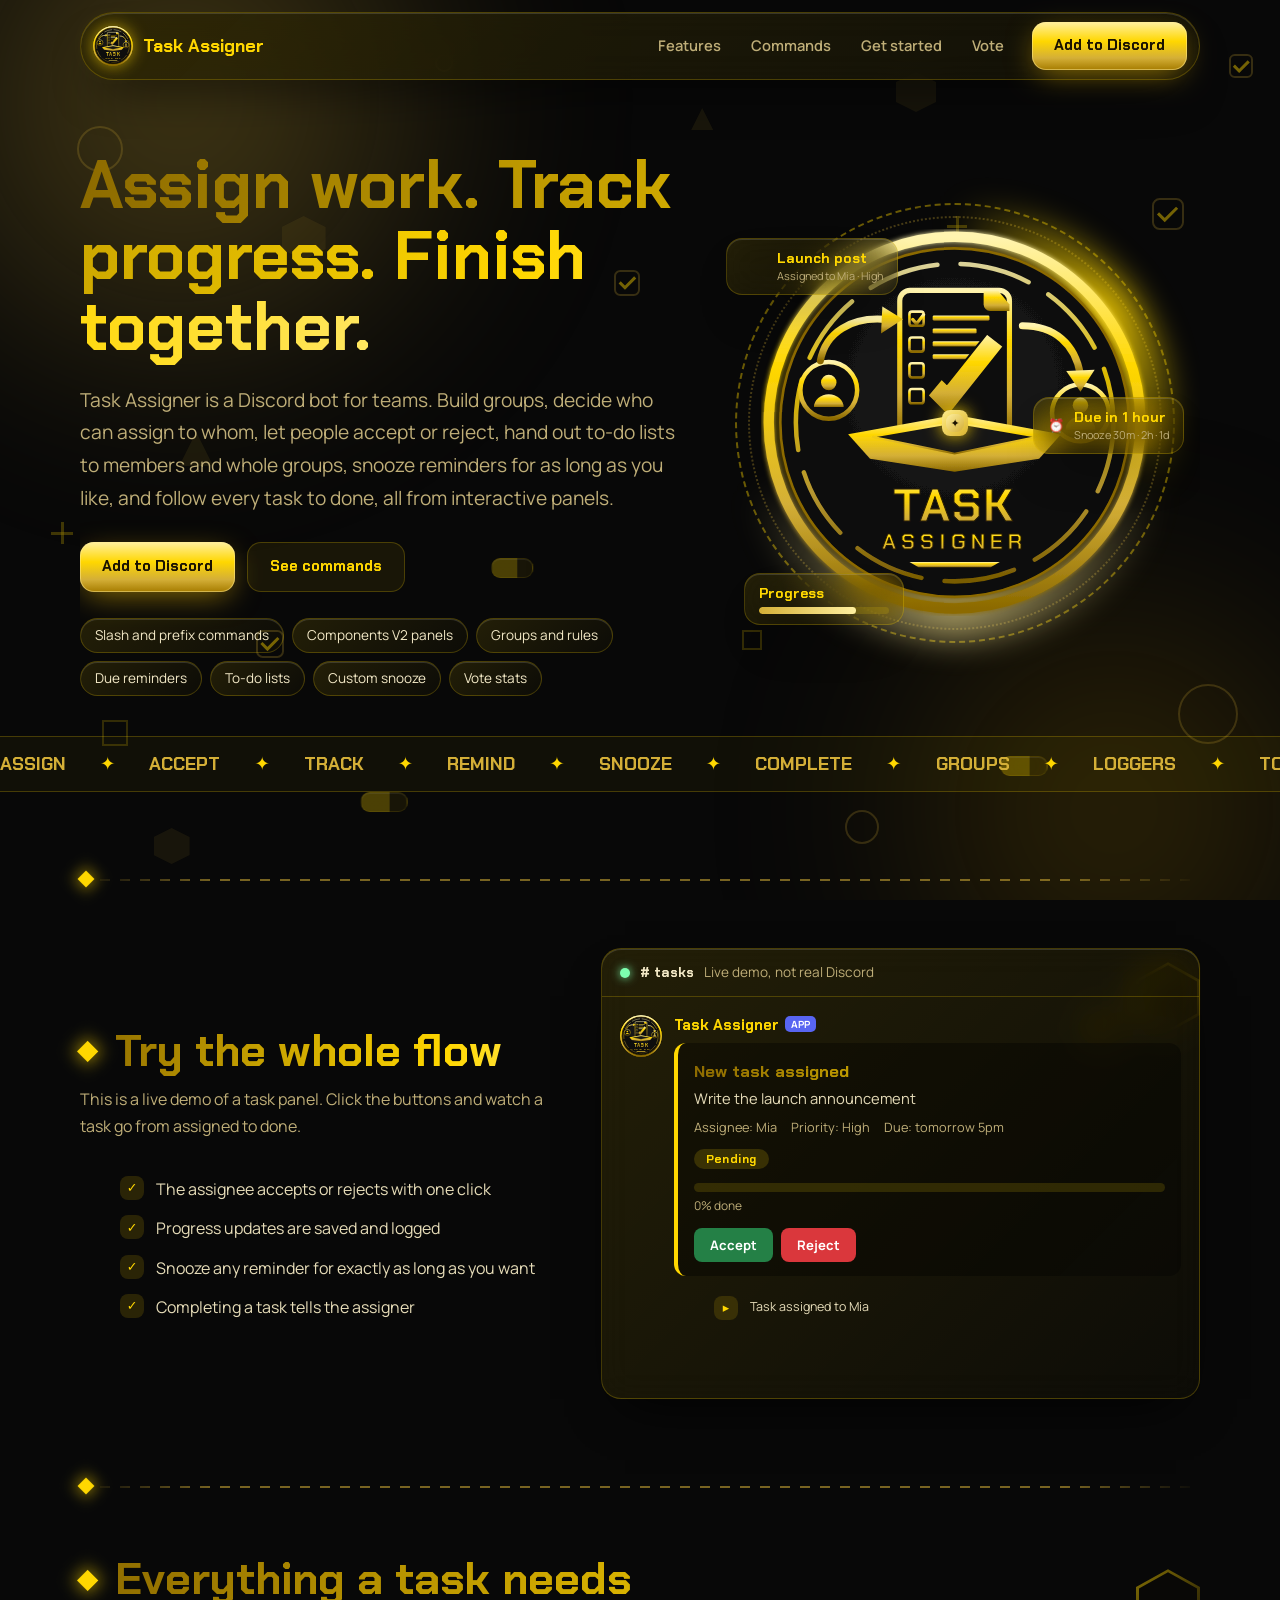
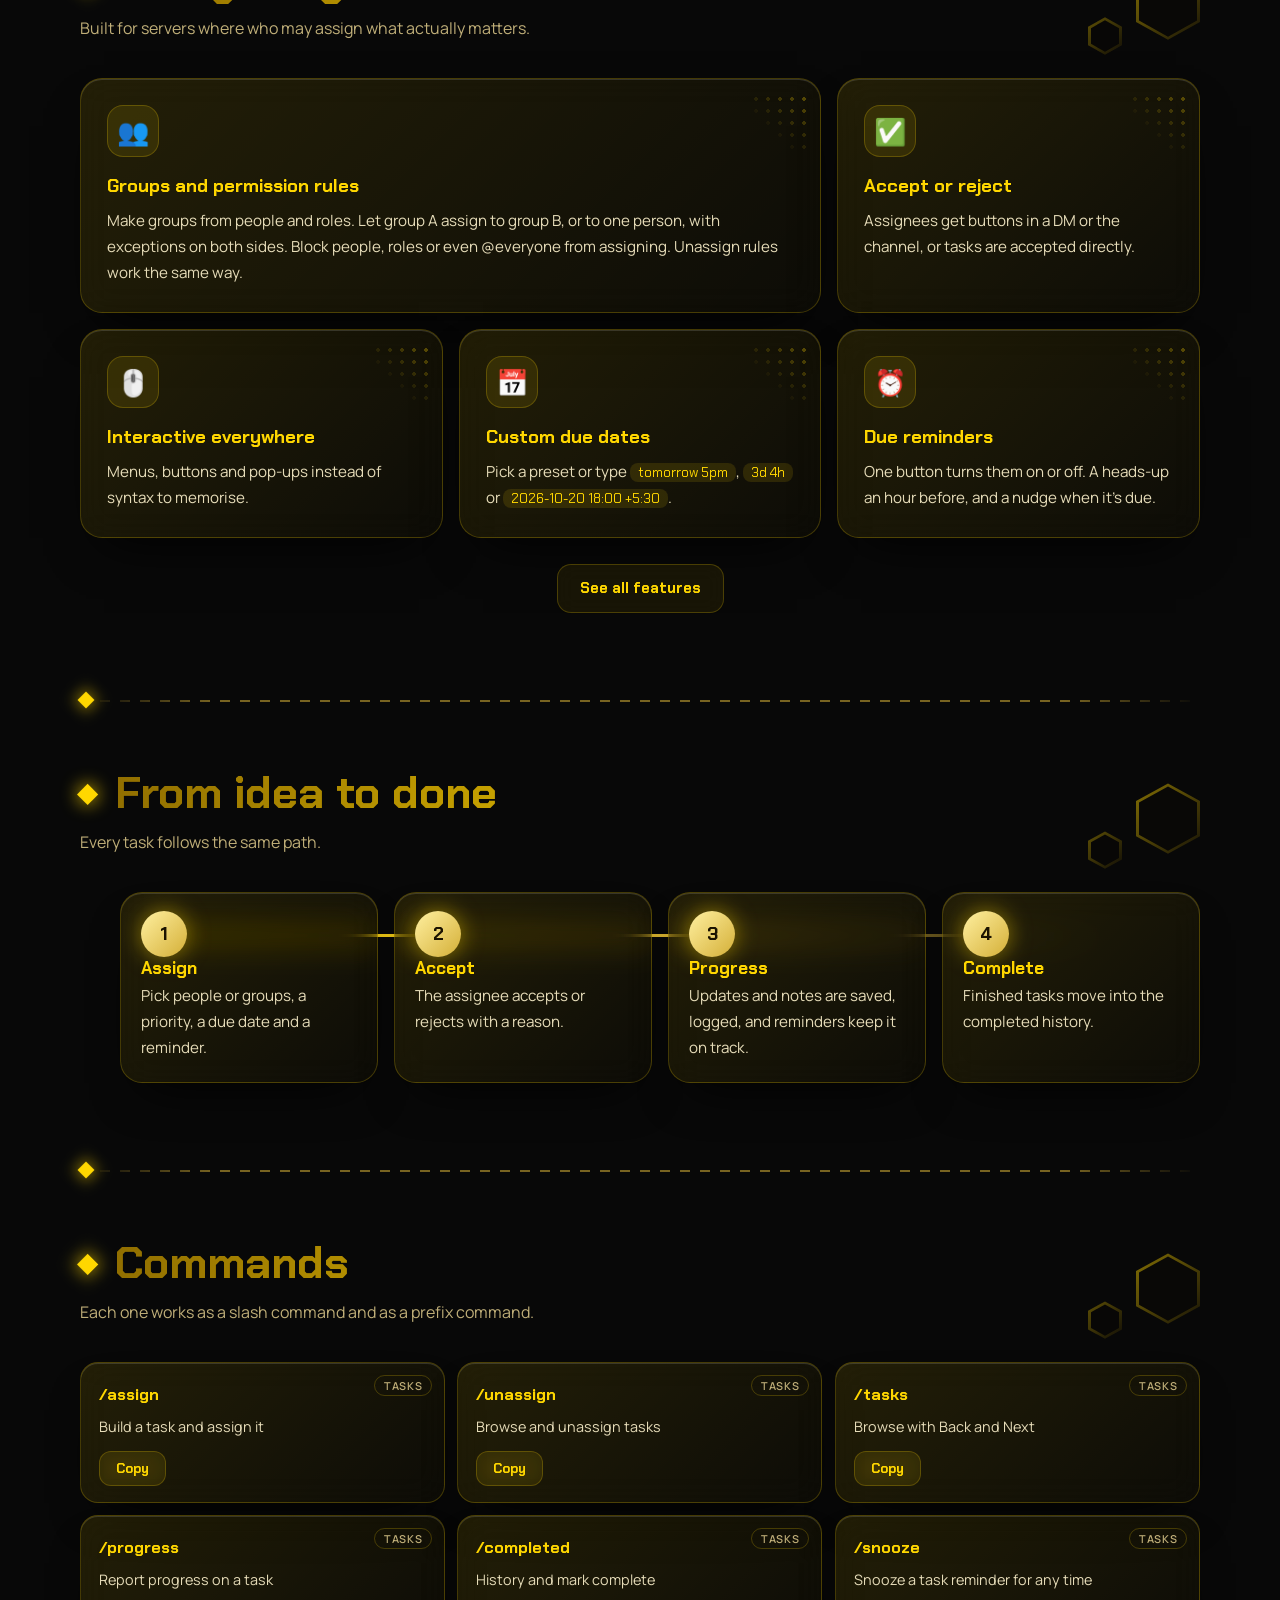
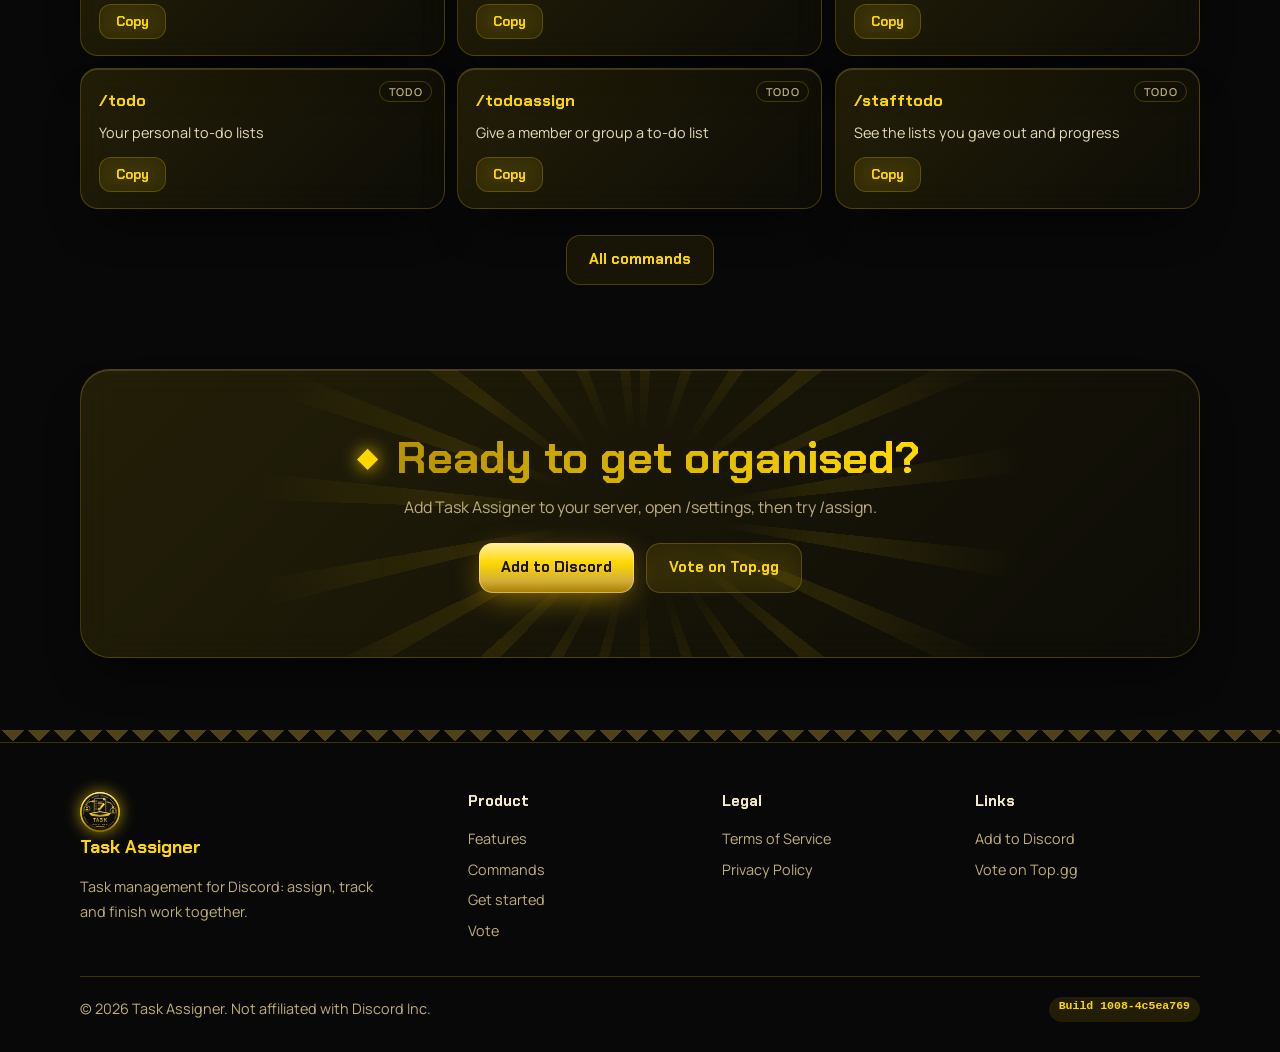
<file: index.html>
<!DOCTYPE html>
<html lang="en"><head><meta charset="utf-8"><script>(function(d){d.classList.add("js");try{if(sessionStorage.getItem("ta_pre")){d.classList.add("nopre")}else{sessionStorage.setItem("ta_pre","1");d.classList.add("pre-on")}}catch(e){d.classList.add("nopre")}})(document.documentElement)</script><meta name="build" content="1008-4c5ea769"><meta name="viewport" content="width=device-width, initial-scale=1, minimum-scale=1, viewport-fit=cover">
<title>Task Assigner: task management for Discord</title><meta name="description" content="Assign tasks to people and groups, build personal and staff to-do lists, snooze reminders, track progress, log everything and see vote stats, all in Discord."><meta name="robots" content="index, follow, max-image-preview:large"><meta name="theme-color" content="#080808"><meta name="color-scheme" content="dark">
<link rel="canonical" href="https://taskassigner.of.to/"><link rel="icon" type="image/png" href="assets/favicon.png"><link rel="apple-touch-icon" href="assets/logo-512.png"><link rel="manifest" href="manifest.webmanifest">
<meta property="og:type" content="website"><meta property="og:site_name" content="Task Assigner"><meta property="og:title" content="Task Assigner: task management for Discord"><meta property="og:description" content="Assign tasks to people and groups, build personal and staff to-do lists, snooze reminders, track progress, log everything and see vote stats, all in Discord."><meta property="og:url" content="https://taskassigner.of.to/"><meta property="og:image" content="https://taskassigner.of.to/og-image.jpg"><meta property="og:image:width" content="1200"><meta property="og:image:height" content="630">
<meta name="twitter:card" content="summary_large_image"><meta name="twitter:title" content="Task Assigner: task management for Discord"><meta name="twitter:description" content="Assign tasks to people and groups, build personal and staff to-do lists, snooze reminders, track progress, log everything and see vote stats, all in Discord."><meta name="twitter:image" content="https://taskassigner.of.to/og-image.jpg">
<link rel="preconnect" href="https://fonts.googleapis.com"><link rel="preconnect" href="https://fonts.gstatic.com" crossorigin>
<link rel="stylesheet" href="https://fonts.googleapis.com/css2?family=Chakra+Petch:wght@600;700&family=Manrope:wght@400;600;800&display=swap">
<link rel="stylesheet" href="assets/style.4c5ea769.css"><script id="discord:component-embed" type="application/json">{"component": {"type": 17, "accent_color": 13938487, "components": [{"type": 9, "components": [{"type": 10, "content": "# Task Assigner"}, {"type": 10, "content": "Assign tasks to people and groups, build to-do lists, snooze reminders and track progress, all in Discord."}], "accessory": {"type": 11, "media": {"url": "https://taskassigner.of.to/assets/logo-512.png"}}}, {"type": 10, "content": "👥 **Groups & rules**   ✅ **Accept or reject**   ⏰ **Reminders**   📝 **To-do lists**   😴 **Snooze**"}, {"type": 14, "divider": true, "spacing": 1}, {"type": 1, "components": [{"type": 2, "style": 5, "label": "Website", "url": "https://taskassigner.of.to/"}, {"type": 2, "style": 5, "label": "Commands", "url": "https://taskassigner.of.to/commands/"}, {"type": 2, "style": 5, "label": "Add to Discord", "url": "https://discord.com/oauth2/authorize?client_id=1555037991964246107"}, {"type": 2, "style": 5, "label": "Vote on Top.gg", "url": "https://top.gg/bot/1555037991964246107/vote"}]}]}}</script><script type="application/ld+json">{"@context": "https://schema.org", "@type": "SoftwareApplication", "name": "Task Assigner", "applicationCategory": "ProductivityApplication", "operatingSystem": "Discord", "description": "Discord bot for assigning tasks, to-do lists, reminders and progress tracking.", "url": "https://taskassigner.of.to/", "offers": {"@type": "Offer", "price": "0", "priceCurrency": "USD"}}</script></head><body>
<a class="skip" href="#main">Skip to content</a>
<svg width="0" height="0" style="position:absolute" aria-hidden="true"><defs>
<linearGradient id="g" x1="0" y1="0" x2="0" y2="1"><stop offset="0" stop-color="#fff4b0"/><stop offset=".35" stop-color="#ffd700"/><stop offset=".72" stop-color="#d4af37"/><stop offset="1" stop-color="#8c6a00"/></linearGradient>
<radialGradient id="bg" cx=".5" cy=".4" r=".7"><stop offset="0" stop-color="#1c1c1c"/><stop offset="1" stop-color="#040404"/></radialGradient>
<filter id="glow" x="-20%" y="-20%" width="140%" height="140%"><feGaussianBlur stdDeviation="4" result="b"/><feMerge><feMergeNode in="b"/><feMergeNode in="SourceGraphic"/></feMerge></filter>
<g id="logo"><g filter="url(#glow)">
<circle cx="300" cy="300" r="288" fill="none" stroke="url(#g)" stroke-width="16"/>
<circle cx="300" cy="300" r="270" fill="url(#bg)" stroke="#8c6a00" stroke-width="4"/>
<circle cx="300" cy="300" r="246" fill="none" stroke="url(#g)" stroke-width="7" stroke-dasharray="110 36" stroke-linecap="round" opacity=".85"/>
<rect x="215" y="95" width="170" height="225" rx="16" fill="#0c0c0c" stroke="url(#g)" stroke-width="8"/>
<path d="M345 95h22l18 22v10h-30a10 10 0 0 1-10-10z" fill="url(#g)"/>
<g fill="none" stroke="url(#g)" stroke-width="4"><rect x="230" y="128" width="22" height="22" rx="4"/><rect x="230" y="168" width="22" height="22" rx="4"/><rect x="230" y="208" width="22" height="22" rx="4"/><rect x="230" y="248" width="22" height="22" rx="4"/></g>
<path d="M235 140l6 7 11-14" fill="none" stroke="url(#g)" stroke-width="5" stroke-linecap="round" stroke-linejoin="round"/>
<g fill="url(#g)"><rect x="266" y="134" width="88" height="8" rx="2"/><rect x="266" y="154" width="68" height="8" rx="2"/><rect x="266" y="174" width="88" height="8" rx="2"/><rect x="266" y="194" width="60" height="8" rx="2"/></g>
<path d="M258 258l32 32 86-108-26-20-62 78-8-8z" fill="url(#g)" stroke="#0c0c0c" stroke-width="3" stroke-linejoin="round"/>
<path d="M135 318l165-30 165 30-34 38-131 20-131-20z" fill="url(#g)"/>
<path d="M172 322l128-22 128 22-128 26z" fill="#151515" stroke="url(#g)" stroke-width="3"/>
<g fill="#0b0b0b" stroke="url(#g)" stroke-width="7"><circle cx="105" cy="250" r="44"/><circle cx="495" cy="285" r="44"/></g>
<g fill="url(#g)"><circle cx="105" cy="238" r="12"/><path d="M82 276a23 20 0 0 1 46 0z"/><circle cx="495" cy="273" r="12"/><path d="M472 311a23 20 0 0 1 46 0z"/></g>
<g fill="none" stroke="url(#g)" stroke-width="11" stroke-linecap="round"><path d="M92 204C100 160 140 136 192 140"/><path d="M405 150c50 0 82 28 90 76"/></g>
<g fill="url(#g)"><path d="M188 120l32 20-34 22z"/><path d="M473 220l22 32 22-34z"/></g>
<g font-family="'Chakra Petch','Arial Black',Impact,sans-serif" font-weight="900" text-anchor="middle" fill="url(#g)" stroke="#2a1d00" stroke-width="1.5">
<text x="300" y="452" font-size="72" letter-spacing="4">TASK</text><text x="300" y="496" font-size="34" letter-spacing="8">ASSIGNER</text></g>
<path d="M230 516h140l-14 8H244z" fill="url(#g)"/>
</g></g></defs></svg>
<div class="wipe" aria-hidden="true"><i style="--k:0"></i><i style="--k:1"></i><i style="--k:2"></i><i style="--k:3"></i><i style="--k:4"></i><i style="--k:5"></i></div>
<div class="pre" aria-hidden="true"><div class="pl2"><svg viewBox="0 0 600 600" aria-hidden="true"><use href="#logo"/></svg></div><b class="gold">Task Assigner</b><div class="pbar"><i></i></div><small>Loading your workspace...</small></div>
<div class="bgfx"></div><div class="shapes" aria-hidden="true"><i class="ring" style="--x:6%;--y:14%;--s:46px;--d:-0s;--t:14s"></i><i class="chk" style="--x:90%;--y:22%;--s:32px;--d:-3s;--t:12s"></i><i class="tri" style="--x:14%;--y:48%;--s:34px;--d:-5s;--t:16s"></i><i class="plus" style="--x:84%;--y:50%;--s:28px;--d:-2s;--t:13s"></i><i class="ring" style="--x:92%;--y:76%;--s:60px;--d:-6s;--t:18s"></i><i class="dia" style="--x:8%;--y:80%;--s:26px;--d:-1s;--t:11s"></i><i class="hex" style="--x:70%;--y:8%;--s:40px;--d:-4s;--t:15s"></i><i class="bar" style="--x:30%;--y:88%;--s:18px;--d:-7s;--t:12s"></i><i class="chk" style="--x:48%;--y:30%;--s:26px;--d:-3s;--t:10s"></i><i class="dia" style="--x:58%;--y:70%;--s:20px;--d:-8s;--t:14s"></i><i class="hex" style="--x:22%;--y:24%;--s:44px;--d:-2s;--t:15s"></i><i class="hex" style="--x:78%;--y:38%;--s:56px;--d:-6s;--t:17s"></i><i class="bar" style="--x:40%;--y:62%;--s:16px;--d:-4s;--t:13s"></i><i class="ring" style="--x:66%;--y:90%;--s:34px;--d:-9s;--t:16s"></i><i class="plus" style="--x:4%;--y:58%;--s:22px;--d:-3s;--t:11s"></i><i class="chk" style="--x:96%;--y:6%;--s:24px;--d:-5s;--t:12s"></i><i class="tri" style="--x:54%;--y:12%;--s:22px;--d:-1s;--t:14s"></i><i class="hex" style="--x:12%;--y:92%;--s:36px;--d:-7s;--t:16s"></i><i class="ring" style="--x:34%;--y:6%;--s:18px;--d:-2s;--t:9s"></i><i class="plus" style="--x:74%;--y:24%;--s:20px;--d:-6s;--t:10s"></i><i class="chk" style="--x:20%;--y:70%;--s:28px;--d:-8s;--t:13s"></i><i class="bar" style="--x:80%;--y:84%;--s:18px;--d:-2s;--t:11s"></i></div><input id="nt" type="checkbox" hidden><header class="bar"><a class="brand" href="./"><svg viewBox="0 0 600 600" aria-hidden="true"><use href="#logo"/></svg>Task Assigner</a>
<nav class="nl" aria-label="Main"><a href="features/">Features</a><a href="commands/">Commands</a><a href="setup/">Get started</a><a href="vote/">Vote</a></nav>
<a class="btn" href="https://discord.com/oauth2/authorize?client_id=1555037991964246107">Add to Discord</a><label class="bur" for="nt" aria-label="Menu"><i></i><i></i><i></i></label></header>
<main id="main"><div class="w hero"><div class="ht"><h1><span class="gold">Assign work. Track progress. Finish together.</span></h1><p class="lead">Task Assigner is a Discord bot for teams. Build groups, decide who can assign to whom, let people accept or reject, hand out to-do lists to members and whole groups, snooze reminders for as long as you like, and follow every task to done, all from interactive panels.</p><div class="cta"><a class="btn " href="https://discord.com/oauth2/authorize?client_id=1555037991964246107">Add to Discord</a><a class="btn ghost" href="commands/">See commands</a></div><div class="chips"><span class="chip glass">Slash and prefix commands</span><span class="chip glass">Components V2 panels</span><span class="chip glass">Groups and rules</span><span class="chip glass">Due reminders</span><span class="chip glass">To-do lists</span><span class="chip glass">Custom snooze</span><span class="chip glass">Vote stats</span></div></div>
<div class="emw"><i class="rg"></i><i class="rg r2"></i><div class="emblem"><svg viewBox="0 0 600 600" role="img" aria-label="Task Assigner gold emblem"><use href="#logo"/></svg></div><span class="ob">&#10003;</span><span class="ob b">&#10022;</span>
<div class="fcard c1 glass"><svg class="ck" viewBox="0 0 24 24"><path d="M4 12l5 5 11-12"/></svg><div><b>Launch post</b><small>Assigned to Mia &middot; High</small></div></div>
<div class="fcard c2 glass"><span>&#9200;</span><div><b>Due in 1 hour</b><small>Snooze 30m &middot; 2h &middot; 1d</small></div></div>
<div class="fcard c3 glass"><div><b>Progress</b><div class="pb"><i></i></div></div></div></div></div>
<div class="mq" aria-hidden="true"><div class="mqi"><span>ASSIGN</span><i>&#10022;</i><span>ACCEPT</span><i>&#10022;</i><span>TRACK</span><i>&#10022;</i><span>REMIND</span><i>&#10022;</i><span>SNOOZE</span><i>&#10022;</i><span>COMPLETE</span><i>&#10022;</i><span>GROUPS</span><i>&#10022;</i><span>LOGGERS</span><i>&#10022;</i><span>TO-DO</span><i>&#10022;</i><span>VOTE</span><i>&#10022;</i><span>ASSIGN</span><i>&#10022;</i><span>ACCEPT</span><i>&#10022;</i><span>TRACK</span><i>&#10022;</i><span>REMIND</span><i>&#10022;</i><span>SNOOZE</span><i>&#10022;</i><span>COMPLETE</span><i>&#10022;</i><span>GROUPS</span><i>&#10022;</i><span>LOGGERS</span><i>&#10022;</i><span>TO-DO</span><i>&#10022;</i><span>VOTE</span><i>&#10022;</i><span>ASSIGN</span><i>&#10022;</i><span>ACCEPT</span><i>&#10022;</i><span>TRACK</span><i>&#10022;</i><span>REMIND</span><i>&#10022;</i><span>SNOOZE</span><i>&#10022;</i><span>COMPLETE</span><i>&#10022;</i><span>GROUPS</span><i>&#10022;</i><span>LOGGERS</span><i>&#10022;</i><span>TO-DO</span><i>&#10022;</i><span>VOTE</span><i>&#10022;</i><span>ASSIGN</span><i>&#10022;</i><span>ACCEPT</span><i>&#10022;</i><span>TRACK</span><i>&#10022;</i><span>REMIND</span><i>&#10022;</i><span>SNOOZE</span><i>&#10022;</i><span>COMPLETE</span><i>&#10022;</i><span>GROUPS</span><i>&#10022;</i><span>LOGGERS</span><i>&#10022;</i><span>TO-DO</span><i>&#10022;</i><span>VOTE</span><i>&#10022;</i></div></div>
<div class="dv" aria-hidden="true"></div><section class="sec w" id="demo-s"><i class="hx" aria-hidden="true"></i><i class="hx h2" aria-hidden="true"></i><div class="dgrid"><div><h2 class="gold">Try the whole flow</h2><p class="sub">This is a live demo of a task panel. Click the buttons and watch a task go from assigned to done.</p><ul><li>The assignee accepts or rejects with one click</li><li>Progress updates are saved and logged</li><li>Snooze any reminder for exactly as long as you want</li><li>Completing a task tells the assigner</li></ul></div>
<div class="demo glass" id="demo"><div class="dh"><i class="dot"></i><b># tasks</b><span>Live demo, not real Discord</span></div><div class="dm"><div class="av"><svg viewBox="0 0 600 600" aria-hidden="true"><use href="#logo"/></svg></div><div class="dc"><div class="nm">Task Assigner<em>APP</em></div><div class="panel"><h4 class="gold">New task assigned</h4><p>Write the launch announcement</p><div class="mt2"><span>Assignee: Mia</span><span>Priority: High</span><span>Due: tomorrow 5pm</span></div><span class="stt" id="d-st">Pending</span><div class="dpb"><i id="d-bar"></i></div><div class="pct" id="d-pct">0% done</div><div class="db" id="d-btns"></div></div><ul class="lg" id="d-log" aria-live="polite"></ul></div></div></div></div></section>
<div class="dv" aria-hidden="true"></div><section class="sec w"><i class="hx" aria-hidden="true"></i><i class="hx h2" aria-hidden="true"></i><h2 class="gold">Everything a task needs</h2><p class="sub">Built for servers where who may assign what actually matters.</p><div class="bento"><article class="card glass s4"><div class="ico">&#128101;</div><h3>Groups and permission rules</h3><p>Make groups from people and roles. Let group A assign to group B, or to one person, with exceptions on both sides. Block people, roles or even @everyone from assigning. Unassign rules work the same way.</p></article><article class="card glass "><div class="ico">&#9989;</div><h3>Accept or reject</h3><p>Assignees get buttons in a DM or the channel, or tasks are accepted directly.</p></article><article class="card glass "><div class="ico">&#128433;&#65039;</div><h3>Interactive everywhere</h3><p>Menus, buttons and pop-ups instead of syntax to memorise.</p></article><article class="card glass "><div class="ico">&#128197;</div><h3>Custom due dates</h3><p>Pick a preset or type <code>tomorrow 5pm</code>, <code>3d 4h</code> or <code>2026-10-20 18:00 +5:30</code>.</p></article><article class="card glass "><div class="ico">&#9200;</div><h3>Due reminders</h3><p>One button turns them on or off. A heads-up an hour before, and a nudge when it's due.</p></article></div><p style="margin-top:26px;text-align:center"><a class="btn ghost" href="features/">See all features</a></p></section>
<div class="dv" aria-hidden="true"></div><section class="sec w"><i class="hx" aria-hidden="true"></i><i class="hx h2" aria-hidden="true"></i><h2 class="gold">From idea to done</h2><p class="sub">Every task follows the same path.</p><ol class="stp"><li class="glass"><b>Assign</b>Pick people or groups, a priority, a due date and a reminder.</li><li class="glass"><b>Accept</b>The assignee accepts or rejects with a reason.</li><li class="glass"><b>Progress</b>Updates and notes are saved, logged, and reminders keep it on track.</li><li class="glass"><b>Complete</b>Finished tasks move into the completed history.</li></ol></section>
<div class="dv" aria-hidden="true"></div><section class="sec w"><i class="hx" aria-hidden="true"></i><i class="hx h2" aria-hidden="true"></i><h2 class="gold">Commands</h2><p class="sub">Each one works as a slash command and as a prefix command.</p><div class="cmds"><div class="cmdc glass" data-cat="tasks" data-q="/assign build a task and assign it tasks"><span class="tg">tasks</span><code>/assign</code><p>Build a task and assign it</p><button type="button" class="btn ghost sm cp" data-copy="/assign">Copy</button></div><div class="cmdc glass" data-cat="tasks" data-q="/unassign browse and unassign tasks tasks"><span class="tg">tasks</span><code>/unassign</code><p>Browse and unassign tasks</p><button type="button" class="btn ghost sm cp" data-copy="/unassign">Copy</button></div><div class="cmdc glass" data-cat="tasks" data-q="/tasks browse with back and next tasks"><span class="tg">tasks</span><code>/tasks</code><p>Browse with Back and Next</p><button type="button" class="btn ghost sm cp" data-copy="/tasks">Copy</button></div><div class="cmdc glass" data-cat="tasks" data-q="/progress report progress on a task tasks"><span class="tg">tasks</span><code>/progress</code><p>Report progress on a task</p><button type="button" class="btn ghost sm cp" data-copy="/progress">Copy</button></div><div class="cmdc glass" data-cat="tasks" data-q="/completed history and mark complete tasks"><span class="tg">tasks</span><code>/completed</code><p>History and mark complete</p><button type="button" class="btn ghost sm cp" data-copy="/completed">Copy</button></div><div class="cmdc glass" data-cat="tasks" data-q="/snooze snooze a task reminder for any time tasks"><span class="tg">tasks</span><code>/snooze</code><p>Snooze a task reminder for any time</p><button type="button" class="btn ghost sm cp" data-copy="/snooze">Copy</button></div><div class="cmdc glass" data-cat="todo" data-q="/todo your personal to-do lists todo"><span class="tg">todo</span><code>/todo</code><p>Your personal to-do lists</p><button type="button" class="btn ghost sm cp" data-copy="/todo">Copy</button></div><div class="cmdc glass" data-cat="todo" data-q="/todoassign give a member or group a to-do list todo"><span class="tg">todo</span><code>/todoassign</code><p>Give a member or group a to-do list</p><button type="button" class="btn ghost sm cp" data-copy="/todoassign">Copy</button></div><div class="cmdc glass" data-cat="todo" data-q="/stafftodo see the lists you gave out and progress todo"><span class="tg">todo</span><code>/stafftodo</code><p>See the lists you gave out and progress</p><button type="button" class="btn ghost sm cp" data-copy="/stafftodo">Copy</button></div></div><p style="margin-top:26px;text-align:center"><a class="btn ghost" href="commands/">All commands</a></p></section>
<section class="w"><div class="band glass"><h2 class="gold">Ready to get organised?</h2><p>Add Task Assigner to your server, open /settings, then try /assign.</p><div class="cta"><a class="btn " href="https://discord.com/oauth2/authorize?client_id=1555037991964246107">Add to Discord</a><a class="btn ghost" href="https://top.gg/bot/1555037991964246107/vote">Vote on Top.gg</a></div></div></section></main>
<footer><div class="w fg3"><div><a class="brand" href="./"><svg viewBox="0 0 600 600" aria-hidden="true"><use href="#logo"/></svg>Task Assigner</a><p>Task management for Discord: assign, track and finish work together.</p></div>
<div><h4>Product</h4><a href="features/">Features</a><a href="commands/">Commands</a><a href="setup/">Get started</a><a href="vote/">Vote</a></div>
<div><h4>Legal</h4><a href="terms">Terms of Service</a><a href="privacy">Privacy Policy</a></div>
<div><h4>Links</h4><a href="https://discord.com/oauth2/authorize?client_id=1555037991964246107">Add to Discord</a><a href="https://top.gg/bot/1555037991964246107/vote">Vote on Top.gg</a></div></div>
<div class="w cp2"><span>&copy; 2026 Task Assigner. Not affiliated with Discord Inc.</span><span class="bld">Build 1008-4c5ea769</span></div></footer>
<div class="toast" id="toast" role="status"></div>
<script defer src="assets/app.4c5ea769.js"></script></body></html>
</file>
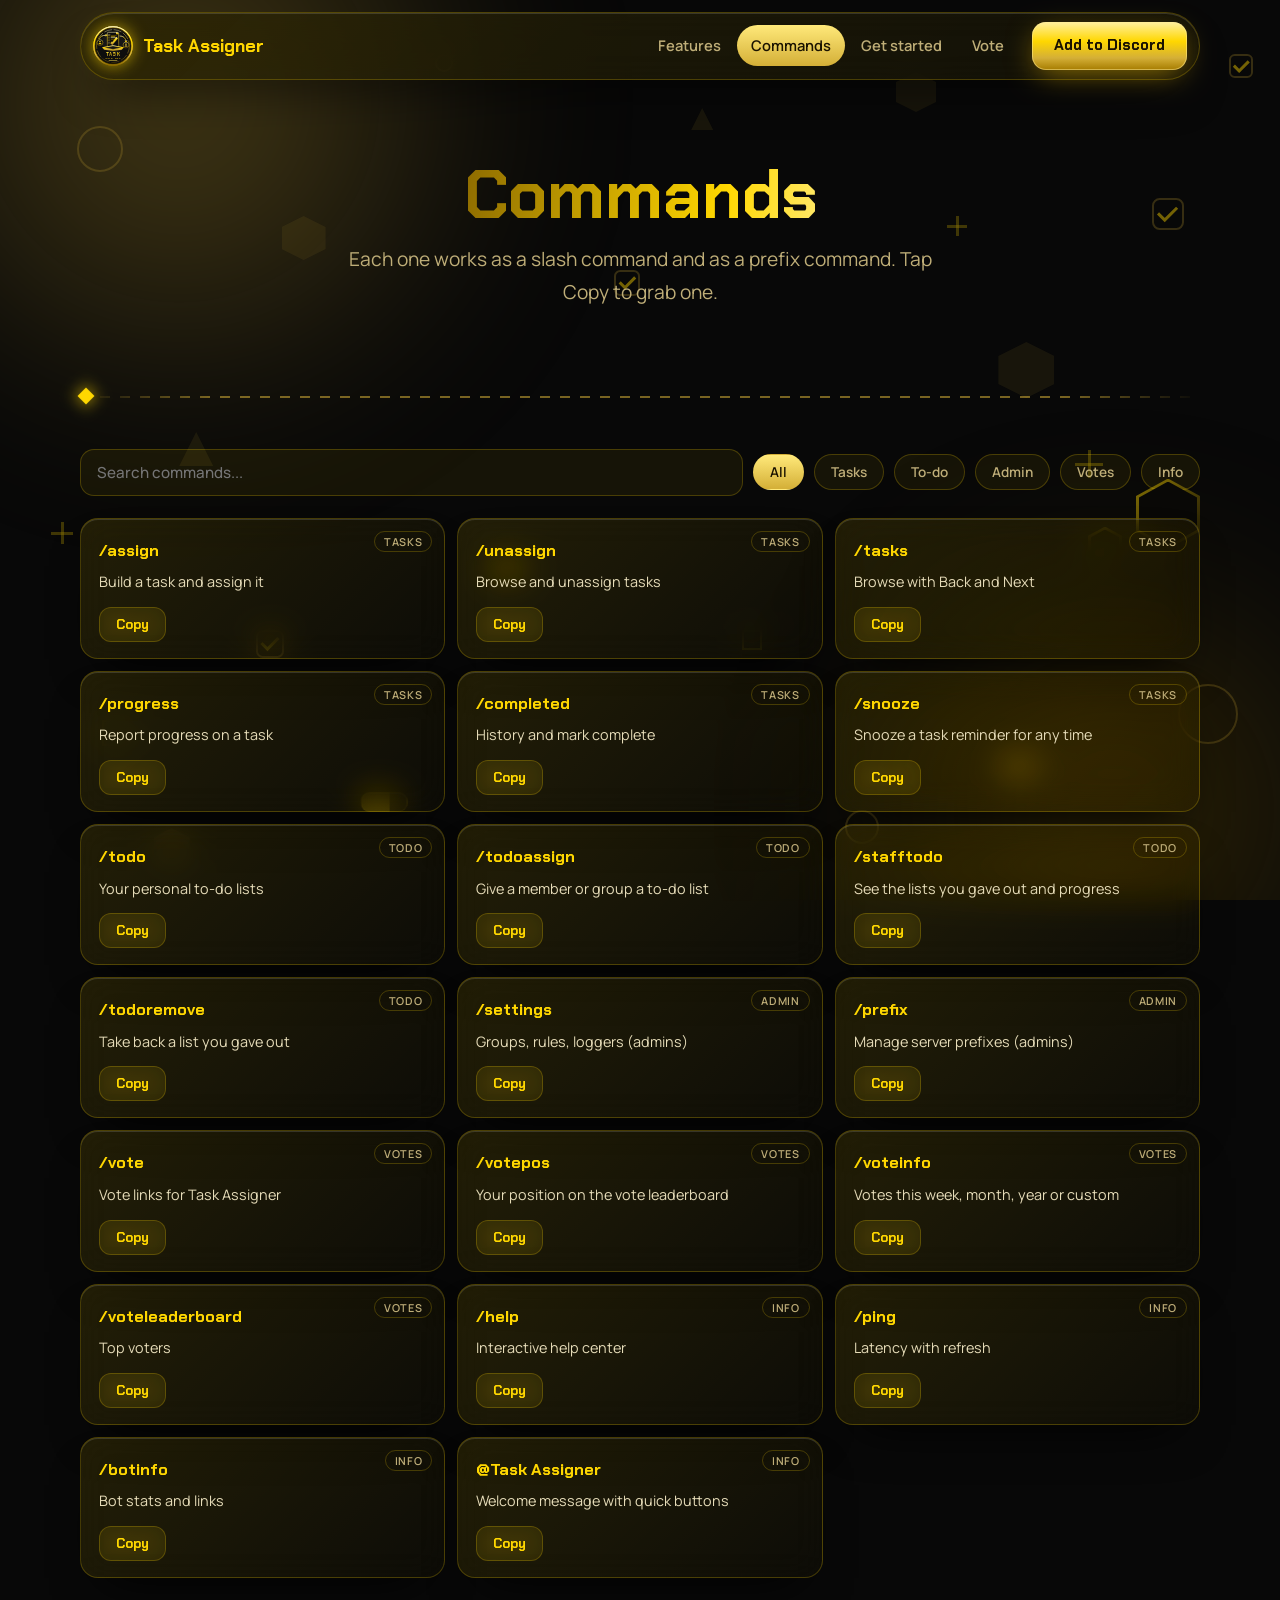
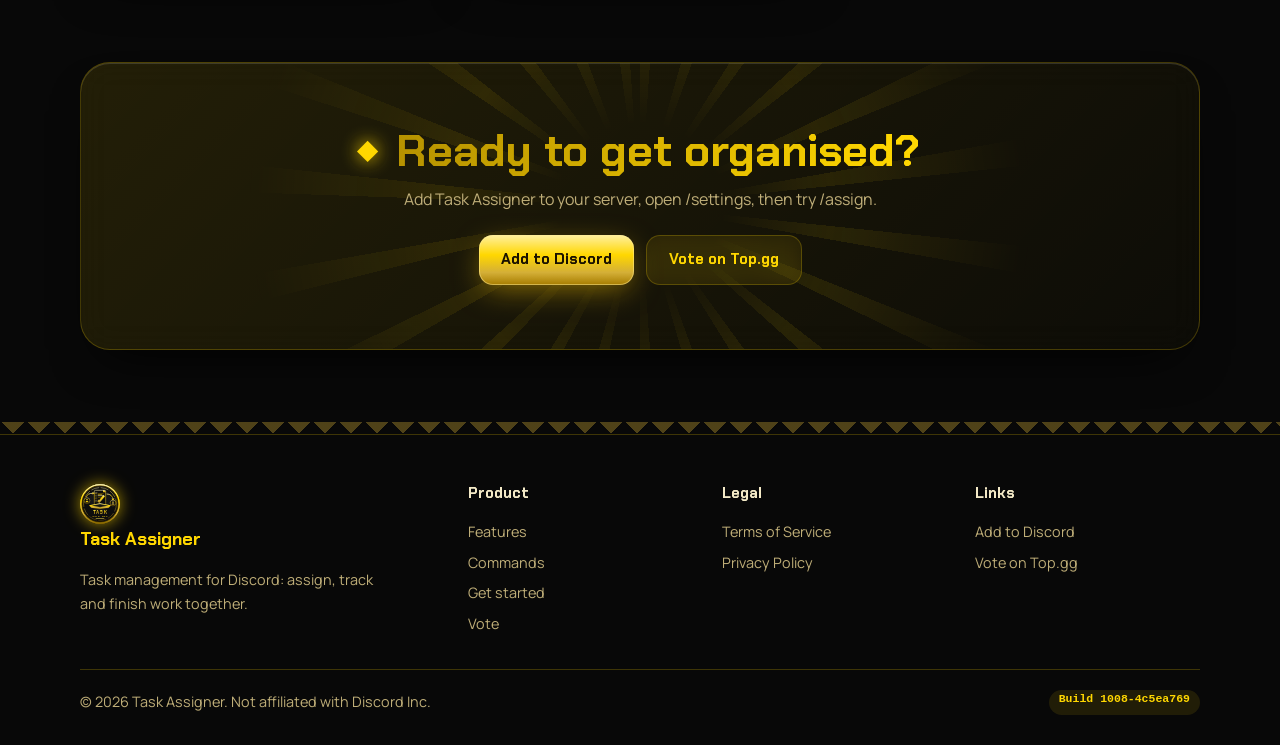
<file: commands/index.html>
<!DOCTYPE html>
<html lang="en"><head><meta charset="utf-8"><script>(function(d){d.classList.add("js");try{if(sessionStorage.getItem("ta_pre")){d.classList.add("nopre")}else{sessionStorage.setItem("ta_pre","1");d.classList.add("pre-on")}}catch(e){d.classList.add("nopre")}})(document.documentElement)</script><meta name="build" content="1008-4c5ea769"><meta name="viewport" content="width=device-width, initial-scale=1, minimum-scale=1, viewport-fit=cover">
<title>Commands | Task Assigner</title><meta name="description" content="All Task Assigner commands: assign, tasks, progress, to-do lists, snooze, settings, votes and help. Each works as a slash and prefix command."><meta name="robots" content="index, follow, max-image-preview:large"><meta name="theme-color" content="#080808"><meta name="color-scheme" content="dark">
<link rel="canonical" href="https://taskassigner.of.to/commands/"><link rel="icon" type="image/png" href="../assets/favicon.png"><link rel="apple-touch-icon" href="../assets/logo-512.png"><link rel="manifest" href="../manifest.webmanifest">
<meta property="og:type" content="website"><meta property="og:site_name" content="Task Assigner"><meta property="og:title" content="Commands | Task Assigner"><meta property="og:description" content="All Task Assigner commands: assign, tasks, progress, to-do lists, snooze, settings, votes and help. Each works as a slash and prefix command."><meta property="og:url" content="https://taskassigner.of.to/commands/"><meta property="og:image" content="https://taskassigner.of.to/og-image.jpg"><meta property="og:image:width" content="1200"><meta property="og:image:height" content="630">
<meta name="twitter:card" content="summary_large_image"><meta name="twitter:title" content="Commands | Task Assigner"><meta name="twitter:description" content="All Task Assigner commands: assign, tasks, progress, to-do lists, snooze, settings, votes and help. Each works as a slash and prefix command."><meta name="twitter:image" content="https://taskassigner.of.to/og-image.jpg">
<link rel="preconnect" href="https://fonts.googleapis.com"><link rel="preconnect" href="https://fonts.gstatic.com" crossorigin>
<link rel="stylesheet" href="https://fonts.googleapis.com/css2?family=Chakra+Petch:wght@600;700&family=Manrope:wght@400;600;800&display=swap">
<link rel="stylesheet" href="../assets/style.4c5ea769.css"><script id="discord:component-embed" type="application/json">{"component": {"type": 17, "accent_color": 13938487, "components": [{"type": 9, "components": [{"type": 10, "content": "# Task Assigner Commands"}, {"type": 10, "content": "Every command works as a slash command and as a prefix command."}], "accessory": {"type": 11, "media": {"url": "https://taskassigner.of.to/assets/logo-512.png"}}}, {"type": 10, "content": "⌨️ **/assign**   **/tasks**   **/todo**   **/snooze**   **/settings**"}, {"type": 14, "divider": true, "spacing": 1}, {"type": 1, "components": [{"type": 2, "style": 5, "label": "Commands", "url": "https://taskassigner.of.to/commands/"}, {"type": 2, "style": 5, "label": "Website", "url": "https://taskassigner.of.to/"}, {"type": 2, "style": 5, "label": "Add to Discord", "url": "https://discord.com/oauth2/authorize?client_id=1555037991964246107"}]}]}}</script></head><body>
<a class="skip" href="#main">Skip to content</a>
<svg width="0" height="0" style="position:absolute" aria-hidden="true"><defs>
<linearGradient id="g" x1="0" y1="0" x2="0" y2="1"><stop offset="0" stop-color="#fff4b0"/><stop offset=".35" stop-color="#ffd700"/><stop offset=".72" stop-color="#d4af37"/><stop offset="1" stop-color="#8c6a00"/></linearGradient>
<radialGradient id="bg" cx=".5" cy=".4" r=".7"><stop offset="0" stop-color="#1c1c1c"/><stop offset="1" stop-color="#040404"/></radialGradient>
<filter id="glow" x="-20%" y="-20%" width="140%" height="140%"><feGaussianBlur stdDeviation="4" result="b"/><feMerge><feMergeNode in="b"/><feMergeNode in="SourceGraphic"/></feMerge></filter>
<g id="logo"><g filter="url(#glow)">
<circle cx="300" cy="300" r="288" fill="none" stroke="url(#g)" stroke-width="16"/>
<circle cx="300" cy="300" r="270" fill="url(#bg)" stroke="#8c6a00" stroke-width="4"/>
<circle cx="300" cy="300" r="246" fill="none" stroke="url(#g)" stroke-width="7" stroke-dasharray="110 36" stroke-linecap="round" opacity=".85"/>
<rect x="215" y="95" width="170" height="225" rx="16" fill="#0c0c0c" stroke="url(#g)" stroke-width="8"/>
<path d="M345 95h22l18 22v10h-30a10 10 0 0 1-10-10z" fill="url(#g)"/>
<g fill="none" stroke="url(#g)" stroke-width="4"><rect x="230" y="128" width="22" height="22" rx="4"/><rect x="230" y="168" width="22" height="22" rx="4"/><rect x="230" y="208" width="22" height="22" rx="4"/><rect x="230" y="248" width="22" height="22" rx="4"/></g>
<path d="M235 140l6 7 11-14" fill="none" stroke="url(#g)" stroke-width="5" stroke-linecap="round" stroke-linejoin="round"/>
<g fill="url(#g)"><rect x="266" y="134" width="88" height="8" rx="2"/><rect x="266" y="154" width="68" height="8" rx="2"/><rect x="266" y="174" width="88" height="8" rx="2"/><rect x="266" y="194" width="60" height="8" rx="2"/></g>
<path d="M258 258l32 32 86-108-26-20-62 78-8-8z" fill="url(#g)" stroke="#0c0c0c" stroke-width="3" stroke-linejoin="round"/>
<path d="M135 318l165-30 165 30-34 38-131 20-131-20z" fill="url(#g)"/>
<path d="M172 322l128-22 128 22-128 26z" fill="#151515" stroke="url(#g)" stroke-width="3"/>
<g fill="#0b0b0b" stroke="url(#g)" stroke-width="7"><circle cx="105" cy="250" r="44"/><circle cx="495" cy="285" r="44"/></g>
<g fill="url(#g)"><circle cx="105" cy="238" r="12"/><path d="M82 276a23 20 0 0 1 46 0z"/><circle cx="495" cy="273" r="12"/><path d="M472 311a23 20 0 0 1 46 0z"/></g>
<g fill="none" stroke="url(#g)" stroke-width="11" stroke-linecap="round"><path d="M92 204C100 160 140 136 192 140"/><path d="M405 150c50 0 82 28 90 76"/></g>
<g fill="url(#g)"><path d="M188 120l32 20-34 22z"/><path d="M473 220l22 32 22-34z"/></g>
<g font-family="'Chakra Petch','Arial Black',Impact,sans-serif" font-weight="900" text-anchor="middle" fill="url(#g)" stroke="#2a1d00" stroke-width="1.5">
<text x="300" y="452" font-size="72" letter-spacing="4">TASK</text><text x="300" y="496" font-size="34" letter-spacing="8">ASSIGNER</text></g>
<path d="M230 516h140l-14 8H244z" fill="url(#g)"/>
</g></g></defs></svg>
<div class="wipe" aria-hidden="true"><i style="--k:0"></i><i style="--k:1"></i><i style="--k:2"></i><i style="--k:3"></i><i style="--k:4"></i><i style="--k:5"></i></div>
<div class="pre" aria-hidden="true"><div class="pl2"><svg viewBox="0 0 600 600" aria-hidden="true"><use href="#logo"/></svg></div><b class="gold">Task Assigner</b><div class="pbar"><i></i></div><small>Loading your workspace...</small></div>
<div class="bgfx"></div><div class="shapes" aria-hidden="true"><i class="ring" style="--x:6%;--y:14%;--s:46px;--d:-0s;--t:14s"></i><i class="chk" style="--x:90%;--y:22%;--s:32px;--d:-3s;--t:12s"></i><i class="tri" style="--x:14%;--y:48%;--s:34px;--d:-5s;--t:16s"></i><i class="plus" style="--x:84%;--y:50%;--s:28px;--d:-2s;--t:13s"></i><i class="ring" style="--x:92%;--y:76%;--s:60px;--d:-6s;--t:18s"></i><i class="dia" style="--x:8%;--y:80%;--s:26px;--d:-1s;--t:11s"></i><i class="hex" style="--x:70%;--y:8%;--s:40px;--d:-4s;--t:15s"></i><i class="bar" style="--x:30%;--y:88%;--s:18px;--d:-7s;--t:12s"></i><i class="chk" style="--x:48%;--y:30%;--s:26px;--d:-3s;--t:10s"></i><i class="dia" style="--x:58%;--y:70%;--s:20px;--d:-8s;--t:14s"></i><i class="hex" style="--x:22%;--y:24%;--s:44px;--d:-2s;--t:15s"></i><i class="hex" style="--x:78%;--y:38%;--s:56px;--d:-6s;--t:17s"></i><i class="bar" style="--x:40%;--y:62%;--s:16px;--d:-4s;--t:13s"></i><i class="ring" style="--x:66%;--y:90%;--s:34px;--d:-9s;--t:16s"></i><i class="plus" style="--x:4%;--y:58%;--s:22px;--d:-3s;--t:11s"></i><i class="chk" style="--x:96%;--y:6%;--s:24px;--d:-5s;--t:12s"></i><i class="tri" style="--x:54%;--y:12%;--s:22px;--d:-1s;--t:14s"></i><i class="hex" style="--x:12%;--y:92%;--s:36px;--d:-7s;--t:16s"></i><i class="ring" style="--x:34%;--y:6%;--s:18px;--d:-2s;--t:9s"></i><i class="plus" style="--x:74%;--y:24%;--s:20px;--d:-6s;--t:10s"></i><i class="chk" style="--x:20%;--y:70%;--s:28px;--d:-8s;--t:13s"></i><i class="bar" style="--x:80%;--y:84%;--s:18px;--d:-2s;--t:11s"></i></div><input id="nt" type="checkbox" hidden><header class="bar"><a class="brand" href="../"><svg viewBox="0 0 600 600" aria-hidden="true"><use href="#logo"/></svg>Task Assigner</a>
<nav class="nl" aria-label="Main"><a href="../features/">Features</a><a href="../commands/" aria-current="page">Commands</a><a href="../setup/">Get started</a><a href="../vote/">Vote</a></nav>
<a class="btn" href="https://discord.com/oauth2/authorize?client_id=1555037991964246107">Add to Discord</a><label class="bur" for="nt" aria-label="Menu"><i></i><i></i><i></i></label></header>
<main id="main"><section class="pg w"><h1><span class="gold">Commands</span></h1><p class="lead">Each one works as a slash command and as a prefix command. Tap Copy to grab one.</p></section><div class="dv" aria-hidden="true"></div><section class="sec w" style="padding-top:40px"><i class="hx" aria-hidden="true"></i><i class="hx h2" aria-hidden="true"></i><div class="fl"><input id="cmdq" type="search" placeholder="Search commands..." aria-label="Search commands" autocomplete="off"><button type="button" class="fchip" data-f="all" aria-pressed="true">All</button><button type="button" class="fchip" data-f="tasks" aria-pressed="false">Tasks</button><button type="button" class="fchip" data-f="todo" aria-pressed="false">To-do</button><button type="button" class="fchip" data-f="admin" aria-pressed="false">Admin</button><button type="button" class="fchip" data-f="votes" aria-pressed="false">Votes</button><button type="button" class="fchip" data-f="info" aria-pressed="false">Info</button></div><div class="cmds"><div class="cmdc glass v" data-cat="tasks" data-q="/assign build a task and assign it tasks"><span class="tg">tasks</span><code>/assign</code><p>Build a task and assign it</p><button type="button" class="btn ghost sm cp" data-copy="/assign">Copy</button></div><div class="cmdc glass v" data-cat="tasks" data-q="/unassign browse and unassign tasks tasks"><span class="tg">tasks</span><code>/unassign</code><p>Browse and unassign tasks</p><button type="button" class="btn ghost sm cp" data-copy="/unassign">Copy</button></div><div class="cmdc glass v" data-cat="tasks" data-q="/tasks browse with back and next tasks"><span class="tg">tasks</span><code>/tasks</code><p>Browse with Back and Next</p><button type="button" class="btn ghost sm cp" data-copy="/tasks">Copy</button></div><div class="cmdc glass v" data-cat="tasks" data-q="/progress report progress on a task tasks"><span class="tg">tasks</span><code>/progress</code><p>Report progress on a task</p><button type="button" class="btn ghost sm cp" data-copy="/progress">Copy</button></div><div class="cmdc glass v" data-cat="tasks" data-q="/completed history and mark complete tasks"><span class="tg">tasks</span><code>/completed</code><p>History and mark complete</p><button type="button" class="btn ghost sm cp" data-copy="/completed">Copy</button></div><div class="cmdc glass v" data-cat="tasks" data-q="/snooze snooze a task reminder for any time tasks"><span class="tg">tasks</span><code>/snooze</code><p>Snooze a task reminder for any time</p><button type="button" class="btn ghost sm cp" data-copy="/snooze">Copy</button></div><div class="cmdc glass v" data-cat="todo" data-q="/todo your personal to-do lists todo"><span class="tg">todo</span><code>/todo</code><p>Your personal to-do lists</p><button type="button" class="btn ghost sm cp" data-copy="/todo">Copy</button></div><div class="cmdc glass v" data-cat="todo" data-q="/todoassign give a member or group a to-do list todo"><span class="tg">todo</span><code>/todoassign</code><p>Give a member or group a to-do list</p><button type="button" class="btn ghost sm cp" data-copy="/todoassign">Copy</button></div><div class="cmdc glass v" data-cat="todo" data-q="/stafftodo see the lists you gave out and progress todo"><span class="tg">todo</span><code>/stafftodo</code><p>See the lists you gave out and progress</p><button type="button" class="btn ghost sm cp" data-copy="/stafftodo">Copy</button></div><div class="cmdc glass v" data-cat="todo" data-q="/todoremove take back a list you gave out todo"><span class="tg">todo</span><code>/todoremove</code><p>Take back a list you gave out</p><button type="button" class="btn ghost sm cp" data-copy="/todoremove">Copy</button></div><div class="cmdc glass v" data-cat="admin" data-q="/settings groups, rules, loggers (admins) admin"><span class="tg">admin</span><code>/settings</code><p>Groups, rules, loggers (admins)</p><button type="button" class="btn ghost sm cp" data-copy="/settings">Copy</button></div><div class="cmdc glass v" data-cat="admin" data-q="/prefix manage server prefixes (admins) admin"><span class="tg">admin</span><code>/prefix</code><p>Manage server prefixes (admins)</p><button type="button" class="btn ghost sm cp" data-copy="/prefix">Copy</button></div><div class="cmdc glass v" data-cat="votes" data-q="/vote vote links for task assigner votes"><span class="tg">votes</span><code>/vote</code><p>Vote links for Task Assigner</p><button type="button" class="btn ghost sm cp" data-copy="/vote">Copy</button></div><div class="cmdc glass v" data-cat="votes" data-q="/votepos your position on the vote leaderboard votes"><span class="tg">votes</span><code>/votepos</code><p>Your position on the vote leaderboard</p><button type="button" class="btn ghost sm cp" data-copy="/votepos">Copy</button></div><div class="cmdc glass v" data-cat="votes" data-q="/voteinfo votes this week, month, year or custom votes"><span class="tg">votes</span><code>/voteinfo</code><p>Votes this week, month, year or custom</p><button type="button" class="btn ghost sm cp" data-copy="/voteinfo">Copy</button></div><div class="cmdc glass v" data-cat="votes" data-q="/voteleaderboard top voters votes"><span class="tg">votes</span><code>/voteleaderboard</code><p>Top voters</p><button type="button" class="btn ghost sm cp" data-copy="/voteleaderboard">Copy</button></div><div class="cmdc glass v" data-cat="info" data-q="/help interactive help center info"><span class="tg">info</span><code>/help</code><p>Interactive help center</p><button type="button" class="btn ghost sm cp" data-copy="/help">Copy</button></div><div class="cmdc glass v" data-cat="info" data-q="/ping latency with refresh info"><span class="tg">info</span><code>/ping</code><p>Latency with refresh</p><button type="button" class="btn ghost sm cp" data-copy="/ping">Copy</button></div><div class="cmdc glass v" data-cat="info" data-q="/botinfo bot stats and links info"><span class="tg">info</span><code>/botinfo</code><p>Bot stats and links</p><button type="button" class="btn ghost sm cp" data-copy="/botinfo">Copy</button></div><div class="cmdc glass v" data-cat="info" data-q="@task assigner welcome message with quick buttons info"><span class="tg">info</span><code>@Task Assigner</code><p>Welcome message with quick buttons</p><button type="button" class="btn ghost sm cp" data-copy="@Task Assigner">Copy</button></div></div><p class="none" id="cmdn" hidden>No commands match that search.</p></section><section class="w"><div class="band glass"><h2 class="gold">Ready to get organised?</h2><p>Add Task Assigner to your server, open /settings, then try /assign.</p><div class="cta"><a class="btn " href="https://discord.com/oauth2/authorize?client_id=1555037991964246107">Add to Discord</a><a class="btn ghost" href="https://top.gg/bot/1555037991964246107/vote">Vote on Top.gg</a></div></div></section></main>
<footer><div class="w fg3"><div><a class="brand" href="../"><svg viewBox="0 0 600 600" aria-hidden="true"><use href="#logo"/></svg>Task Assigner</a><p>Task management for Discord: assign, track and finish work together.</p></div>
<div><h4>Product</h4><a href="../features/">Features</a><a href="../commands/">Commands</a><a href="../setup/">Get started</a><a href="../vote/">Vote</a></div>
<div><h4>Legal</h4><a href="../terms">Terms of Service</a><a href="../privacy">Privacy Policy</a></div>
<div><h4>Links</h4><a href="https://discord.com/oauth2/authorize?client_id=1555037991964246107">Add to Discord</a><a href="https://top.gg/bot/1555037991964246107/vote">Vote on Top.gg</a></div></div>
<div class="w cp2"><span>&copy; 2026 Task Assigner. Not affiliated with Discord Inc.</span><span class="bld">Build 1008-4c5ea769</span></div></footer>
<div class="toast" id="toast" role="status"></div>
<script defer src="../assets/app.4c5ea769.js"></script></body></html>
</file>
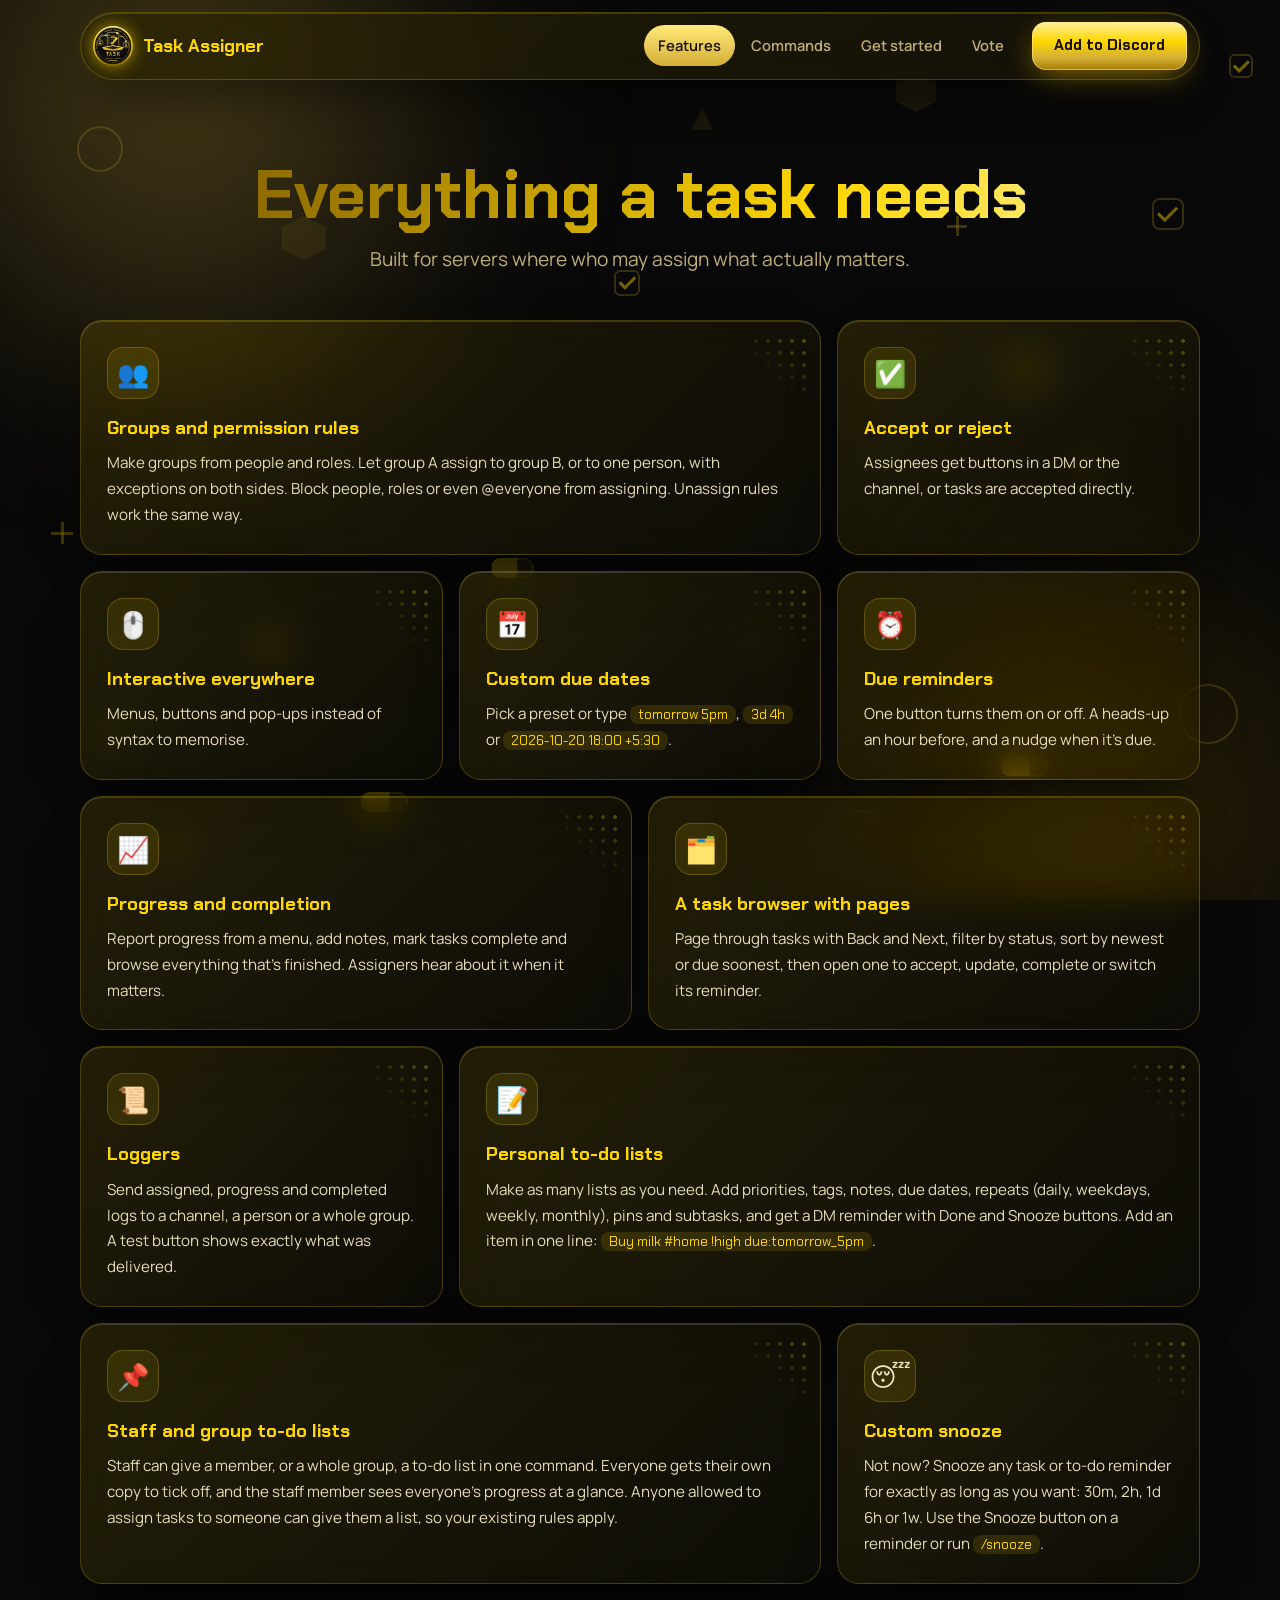
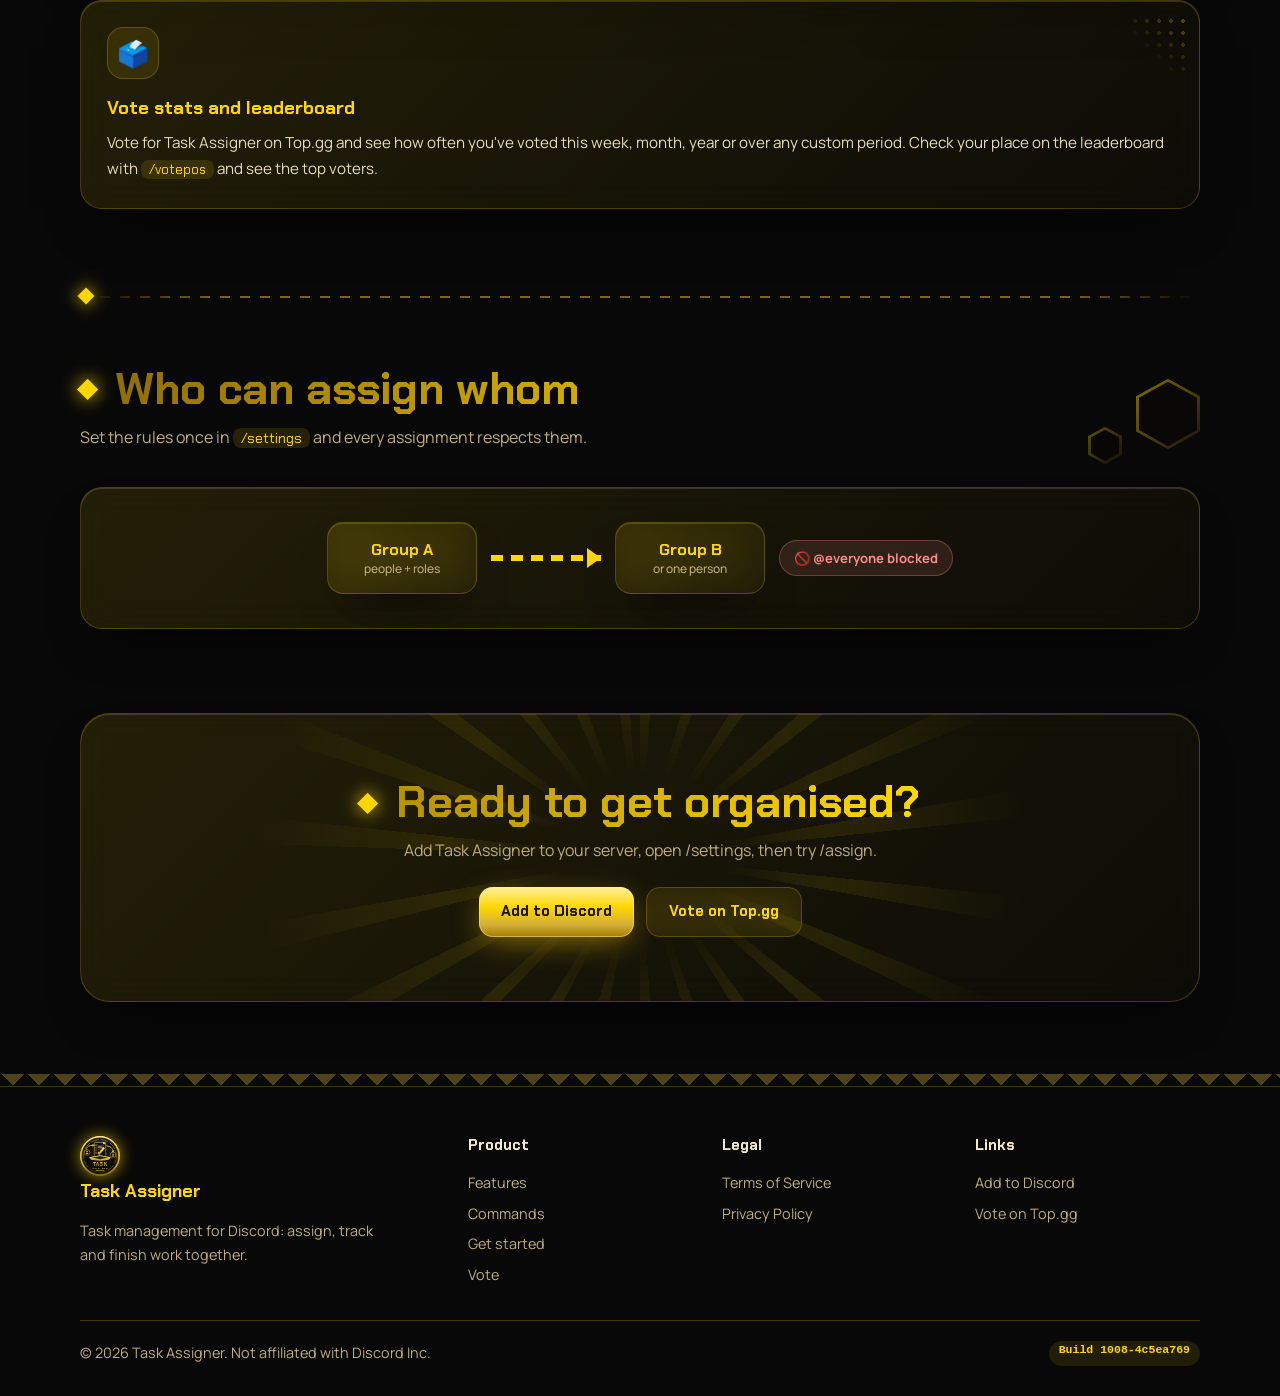
<file: features/index.html>
<!DOCTYPE html>
<html lang="en"><head><meta charset="utf-8"><script>(function(d){d.classList.add("js");try{if(sessionStorage.getItem("ta_pre")){d.classList.add("nopre")}else{sessionStorage.setItem("ta_pre","1");d.classList.add("pre-on")}}catch(e){d.classList.add("nopre")}})(document.documentElement)</script><meta name="build" content="1008-4c5ea769"><meta name="viewport" content="width=device-width, initial-scale=1, minimum-scale=1, viewport-fit=cover">
<title>Features | Task Assigner</title><meta name="description" content="Groups and permission rules, accept or reject, due reminders, loggers, personal and staff to-do lists, custom snooze and vote stats for Discord."><meta name="robots" content="index, follow, max-image-preview:large"><meta name="theme-color" content="#080808"><meta name="color-scheme" content="dark">
<link rel="canonical" href="https://taskassigner.of.to/features/"><link rel="icon" type="image/png" href="../assets/favicon.png"><link rel="apple-touch-icon" href="../assets/logo-512.png"><link rel="manifest" href="../manifest.webmanifest">
<meta property="og:type" content="website"><meta property="og:site_name" content="Task Assigner"><meta property="og:title" content="Features | Task Assigner"><meta property="og:description" content="Groups and permission rules, accept or reject, due reminders, loggers, personal and staff to-do lists, custom snooze and vote stats for Discord."><meta property="og:url" content="https://taskassigner.of.to/features/"><meta property="og:image" content="https://taskassigner.of.to/og-image.jpg"><meta property="og:image:width" content="1200"><meta property="og:image:height" content="630">
<meta name="twitter:card" content="summary_large_image"><meta name="twitter:title" content="Features | Task Assigner"><meta name="twitter:description" content="Groups and permission rules, accept or reject, due reminders, loggers, personal and staff to-do lists, custom snooze and vote stats for Discord."><meta name="twitter:image" content="https://taskassigner.of.to/og-image.jpg">
<link rel="preconnect" href="https://fonts.googleapis.com"><link rel="preconnect" href="https://fonts.gstatic.com" crossorigin>
<link rel="stylesheet" href="https://fonts.googleapis.com/css2?family=Chakra+Petch:wght@600;700&family=Manrope:wght@400;600;800&display=swap">
<link rel="stylesheet" href="../assets/style.4c5ea769.css"><script id="discord:component-embed" type="application/json">{"component": {"type": 17, "accent_color": 13938487, "components": [{"type": 9, "components": [{"type": 10, "content": "# Task Assigner Features"}, {"type": 10, "content": "Groups and rules, accept or reject, reminders, loggers, to-do lists, custom snooze and vote stats."}], "accessory": {"type": 11, "media": {"url": "https://taskassigner.of.to/assets/logo-512.png"}}}, {"type": 10, "content": "👥 **Groups & rules**   📈 **Progress**   📜 **Loggers**   📝 **To-do lists**"}, {"type": 14, "divider": true, "spacing": 1}, {"type": 1, "components": [{"type": 2, "style": 5, "label": "Features", "url": "https://taskassigner.of.to/features/"}, {"type": 2, "style": 5, "label": "Website", "url": "https://taskassigner.of.to/"}, {"type": 2, "style": 5, "label": "Add to Discord", "url": "https://discord.com/oauth2/authorize?client_id=1555037991964246107"}]}]}}</script></head><body>
<a class="skip" href="#main">Skip to content</a>
<svg width="0" height="0" style="position:absolute" aria-hidden="true"><defs>
<linearGradient id="g" x1="0" y1="0" x2="0" y2="1"><stop offset="0" stop-color="#fff4b0"/><stop offset=".35" stop-color="#ffd700"/><stop offset=".72" stop-color="#d4af37"/><stop offset="1" stop-color="#8c6a00"/></linearGradient>
<radialGradient id="bg" cx=".5" cy=".4" r=".7"><stop offset="0" stop-color="#1c1c1c"/><stop offset="1" stop-color="#040404"/></radialGradient>
<filter id="glow" x="-20%" y="-20%" width="140%" height="140%"><feGaussianBlur stdDeviation="4" result="b"/><feMerge><feMergeNode in="b"/><feMergeNode in="SourceGraphic"/></feMerge></filter>
<g id="logo"><g filter="url(#glow)">
<circle cx="300" cy="300" r="288" fill="none" stroke="url(#g)" stroke-width="16"/>
<circle cx="300" cy="300" r="270" fill="url(#bg)" stroke="#8c6a00" stroke-width="4"/>
<circle cx="300" cy="300" r="246" fill="none" stroke="url(#g)" stroke-width="7" stroke-dasharray="110 36" stroke-linecap="round" opacity=".85"/>
<rect x="215" y="95" width="170" height="225" rx="16" fill="#0c0c0c" stroke="url(#g)" stroke-width="8"/>
<path d="M345 95h22l18 22v10h-30a10 10 0 0 1-10-10z" fill="url(#g)"/>
<g fill="none" stroke="url(#g)" stroke-width="4"><rect x="230" y="128" width="22" height="22" rx="4"/><rect x="230" y="168" width="22" height="22" rx="4"/><rect x="230" y="208" width="22" height="22" rx="4"/><rect x="230" y="248" width="22" height="22" rx="4"/></g>
<path d="M235 140l6 7 11-14" fill="none" stroke="url(#g)" stroke-width="5" stroke-linecap="round" stroke-linejoin="round"/>
<g fill="url(#g)"><rect x="266" y="134" width="88" height="8" rx="2"/><rect x="266" y="154" width="68" height="8" rx="2"/><rect x="266" y="174" width="88" height="8" rx="2"/><rect x="266" y="194" width="60" height="8" rx="2"/></g>
<path d="M258 258l32 32 86-108-26-20-62 78-8-8z" fill="url(#g)" stroke="#0c0c0c" stroke-width="3" stroke-linejoin="round"/>
<path d="M135 318l165-30 165 30-34 38-131 20-131-20z" fill="url(#g)"/>
<path d="M172 322l128-22 128 22-128 26z" fill="#151515" stroke="url(#g)" stroke-width="3"/>
<g fill="#0b0b0b" stroke="url(#g)" stroke-width="7"><circle cx="105" cy="250" r="44"/><circle cx="495" cy="285" r="44"/></g>
<g fill="url(#g)"><circle cx="105" cy="238" r="12"/><path d="M82 276a23 20 0 0 1 46 0z"/><circle cx="495" cy="273" r="12"/><path d="M472 311a23 20 0 0 1 46 0z"/></g>
<g fill="none" stroke="url(#g)" stroke-width="11" stroke-linecap="round"><path d="M92 204C100 160 140 136 192 140"/><path d="M405 150c50 0 82 28 90 76"/></g>
<g fill="url(#g)"><path d="M188 120l32 20-34 22z"/><path d="M473 220l22 32 22-34z"/></g>
<g font-family="'Chakra Petch','Arial Black',Impact,sans-serif" font-weight="900" text-anchor="middle" fill="url(#g)" stroke="#2a1d00" stroke-width="1.5">
<text x="300" y="452" font-size="72" letter-spacing="4">TASK</text><text x="300" y="496" font-size="34" letter-spacing="8">ASSIGNER</text></g>
<path d="M230 516h140l-14 8H244z" fill="url(#g)"/>
</g></g></defs></svg>
<div class="wipe" aria-hidden="true"><i style="--k:0"></i><i style="--k:1"></i><i style="--k:2"></i><i style="--k:3"></i><i style="--k:4"></i><i style="--k:5"></i></div>
<div class="pre" aria-hidden="true"><div class="pl2"><svg viewBox="0 0 600 600" aria-hidden="true"><use href="#logo"/></svg></div><b class="gold">Task Assigner</b><div class="pbar"><i></i></div><small>Loading your workspace...</small></div>
<div class="bgfx"></div><div class="shapes" aria-hidden="true"><i class="ring" style="--x:6%;--y:14%;--s:46px;--d:-0s;--t:14s"></i><i class="chk" style="--x:90%;--y:22%;--s:32px;--d:-3s;--t:12s"></i><i class="tri" style="--x:14%;--y:48%;--s:34px;--d:-5s;--t:16s"></i><i class="plus" style="--x:84%;--y:50%;--s:28px;--d:-2s;--t:13s"></i><i class="ring" style="--x:92%;--y:76%;--s:60px;--d:-6s;--t:18s"></i><i class="dia" style="--x:8%;--y:80%;--s:26px;--d:-1s;--t:11s"></i><i class="hex" style="--x:70%;--y:8%;--s:40px;--d:-4s;--t:15s"></i><i class="bar" style="--x:30%;--y:88%;--s:18px;--d:-7s;--t:12s"></i><i class="chk" style="--x:48%;--y:30%;--s:26px;--d:-3s;--t:10s"></i><i class="dia" style="--x:58%;--y:70%;--s:20px;--d:-8s;--t:14s"></i><i class="hex" style="--x:22%;--y:24%;--s:44px;--d:-2s;--t:15s"></i><i class="hex" style="--x:78%;--y:38%;--s:56px;--d:-6s;--t:17s"></i><i class="bar" style="--x:40%;--y:62%;--s:16px;--d:-4s;--t:13s"></i><i class="ring" style="--x:66%;--y:90%;--s:34px;--d:-9s;--t:16s"></i><i class="plus" style="--x:4%;--y:58%;--s:22px;--d:-3s;--t:11s"></i><i class="chk" style="--x:96%;--y:6%;--s:24px;--d:-5s;--t:12s"></i><i class="tri" style="--x:54%;--y:12%;--s:22px;--d:-1s;--t:14s"></i><i class="hex" style="--x:12%;--y:92%;--s:36px;--d:-7s;--t:16s"></i><i class="ring" style="--x:34%;--y:6%;--s:18px;--d:-2s;--t:9s"></i><i class="plus" style="--x:74%;--y:24%;--s:20px;--d:-6s;--t:10s"></i><i class="chk" style="--x:20%;--y:70%;--s:28px;--d:-8s;--t:13s"></i><i class="bar" style="--x:80%;--y:84%;--s:18px;--d:-2s;--t:11s"></i></div><input id="nt" type="checkbox" hidden><header class="bar"><a class="brand" href="../"><svg viewBox="0 0 600 600" aria-hidden="true"><use href="#logo"/></svg>Task Assigner</a>
<nav class="nl" aria-label="Main"><a href="../features/" aria-current="page">Features</a><a href="../commands/">Commands</a><a href="../setup/">Get started</a><a href="../vote/">Vote</a></nav>
<a class="btn" href="https://discord.com/oauth2/authorize?client_id=1555037991964246107">Add to Discord</a><label class="bur" for="nt" aria-label="Menu"><i></i><i></i><i></i></label></header>
<main id="main"><section class="pg w"><h1><span class="gold">Everything a task needs</span></h1><p class="lead">Built for servers where who may assign what actually matters.</p></section><section class="sec w t0" style="padding-top:44px"><div class="bento"><article class="card glass s4"><div class="ico">&#128101;</div><h3>Groups and permission rules</h3><p>Make groups from people and roles. Let group A assign to group B, or to one person, with exceptions on both sides. Block people, roles or even @everyone from assigning. Unassign rules work the same way.</p></article><article class="card glass "><div class="ico">&#9989;</div><h3>Accept or reject</h3><p>Assignees get buttons in a DM or the channel, or tasks are accepted directly.</p></article><article class="card glass "><div class="ico">&#128433;&#65039;</div><h3>Interactive everywhere</h3><p>Menus, buttons and pop-ups instead of syntax to memorise.</p></article><article class="card glass "><div class="ico">&#128197;</div><h3>Custom due dates</h3><p>Pick a preset or type <code>tomorrow 5pm</code>, <code>3d 4h</code> or <code>2026-10-20 18:00 +5:30</code>.</p></article><article class="card glass "><div class="ico">&#9200;</div><h3>Due reminders</h3><p>One button turns them on or off. A heads-up an hour before, and a nudge when it's due.</p></article><article class="card glass s3"><div class="ico">&#128200;</div><h3>Progress and completion</h3><p>Report progress from a menu, add notes, mark tasks complete and browse everything that's finished. Assigners hear about it when it matters.</p></article><article class="card glass s3"><div class="ico">&#128450;&#65039;</div><h3>A task browser with pages</h3><p>Page through tasks with Back and Next, filter by status, sort by newest or due soonest, then open one to accept, update, complete or switch its reminder.</p></article><article class="card glass "><div class="ico">&#128220;</div><h3>Loggers</h3><p>Send assigned, progress and completed logs to a channel, a person or a whole group. A test button shows exactly what was delivered.</p></article><article class="card glass s4"><div class="ico">&#128221;</div><h3>Personal to-do lists</h3><p>Make as many lists as you need. Add priorities, tags, notes, due dates, repeats (daily, weekdays, weekly, monthly), pins and subtasks, and get a DM reminder with Done and Snooze buttons. Add an item in one line: <code>Buy milk #home !high due:tomorrow_5pm</code>.</p></article><article class="card glass s4"><div class="ico">&#128204;</div><h3>Staff and group to-do lists</h3><p>Staff can give a member, or a whole group, a to-do list in one command. Everyone gets their own copy to tick off, and the staff member sees everyone's progress at a glance. Anyone allowed to assign tasks to someone can give them a list, so your existing rules apply.</p></article><article class="card glass "><div class="ico">&#128564;</div><h3>Custom snooze</h3><p>Not now? Snooze any task or to-do reminder for exactly as long as you want: 30m, 2h, 1d 6h or 1w. Use the Snooze button on a reminder or run <code>/snooze</code>.</p></article><article class="card glass s6"><div class="ico">&#128499;&#65039;</div><h3>Vote stats and leaderboard</h3><p>Vote for Task Assigner on Top.gg and see how often you've voted this week, month, year or over any custom period. Check your place on the leaderboard with <code>/votepos</code> and see the top voters.</p></article></div></section>
<div class="dv" aria-hidden="true"></div><section class="sec w"><i class="hx" aria-hidden="true"></i><i class="hx h2" aria-hidden="true"></i><h2 class="gold">Who can assign whom</h2><p class="sub">Set the rules once in <code>/settings</code> and every assignment respects them.</p><div class="flow glass"><div class="node glass">Group A<small>people + roles</small></div><div class="arrow"></div><div class="node glass">Group B<small>or one person</small></div><span class="blk">&#128683; @everyone blocked</span></div></section><section class="w"><div class="band glass"><h2 class="gold">Ready to get organised?</h2><p>Add Task Assigner to your server, open /settings, then try /assign.</p><div class="cta"><a class="btn " href="https://discord.com/oauth2/authorize?client_id=1555037991964246107">Add to Discord</a><a class="btn ghost" href="https://top.gg/bot/1555037991964246107/vote">Vote on Top.gg</a></div></div></section></main>
<footer><div class="w fg3"><div><a class="brand" href="../"><svg viewBox="0 0 600 600" aria-hidden="true"><use href="#logo"/></svg>Task Assigner</a><p>Task management for Discord: assign, track and finish work together.</p></div>
<div><h4>Product</h4><a href="../features/">Features</a><a href="../commands/">Commands</a><a href="../setup/">Get started</a><a href="../vote/">Vote</a></div>
<div><h4>Legal</h4><a href="../terms">Terms of Service</a><a href="../privacy">Privacy Policy</a></div>
<div><h4>Links</h4><a href="https://discord.com/oauth2/authorize?client_id=1555037991964246107">Add to Discord</a><a href="https://top.gg/bot/1555037991964246107/vote">Vote on Top.gg</a></div></div>
<div class="w cp2"><span>&copy; 2026 Task Assigner. Not affiliated with Discord Inc.</span><span class="bld">Build 1008-4c5ea769</span></div></footer>
<div class="toast" id="toast" role="status"></div>
<script defer src="../assets/app.4c5ea769.js"></script></body></html>
</file>
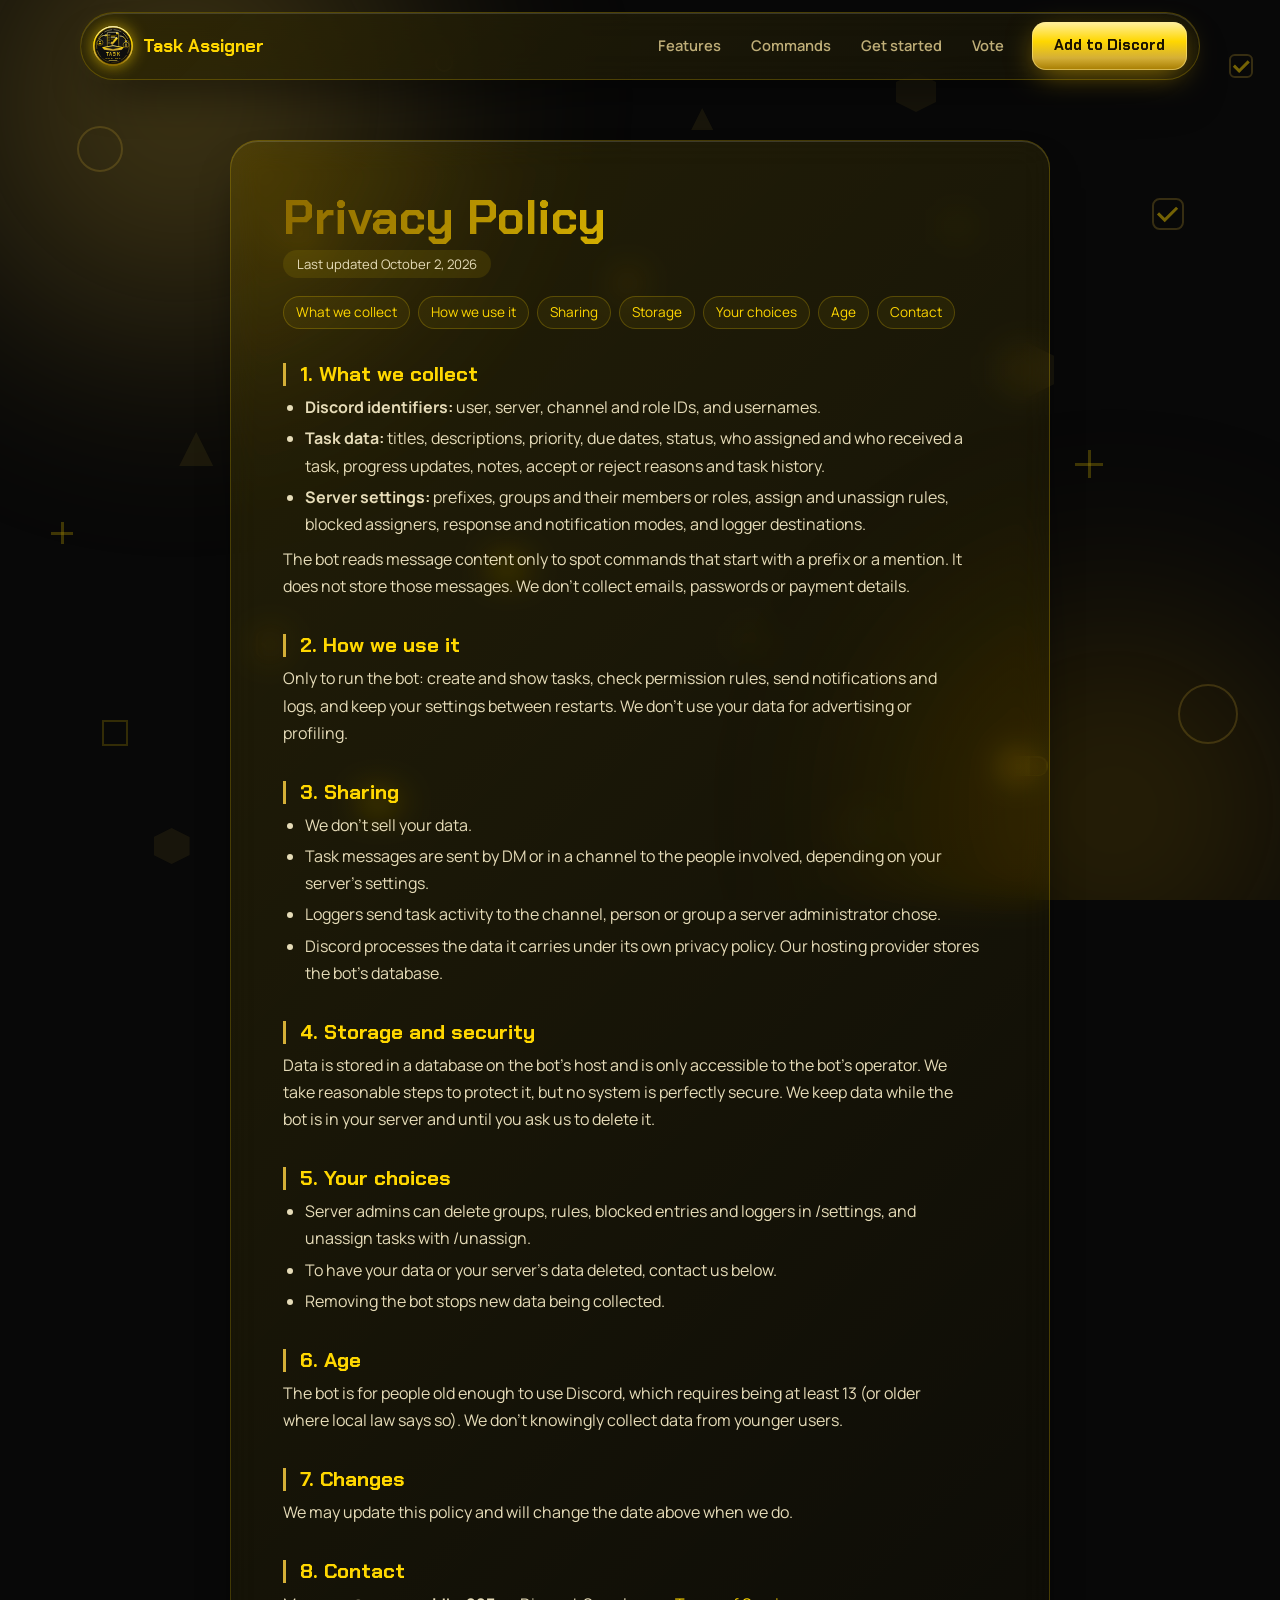
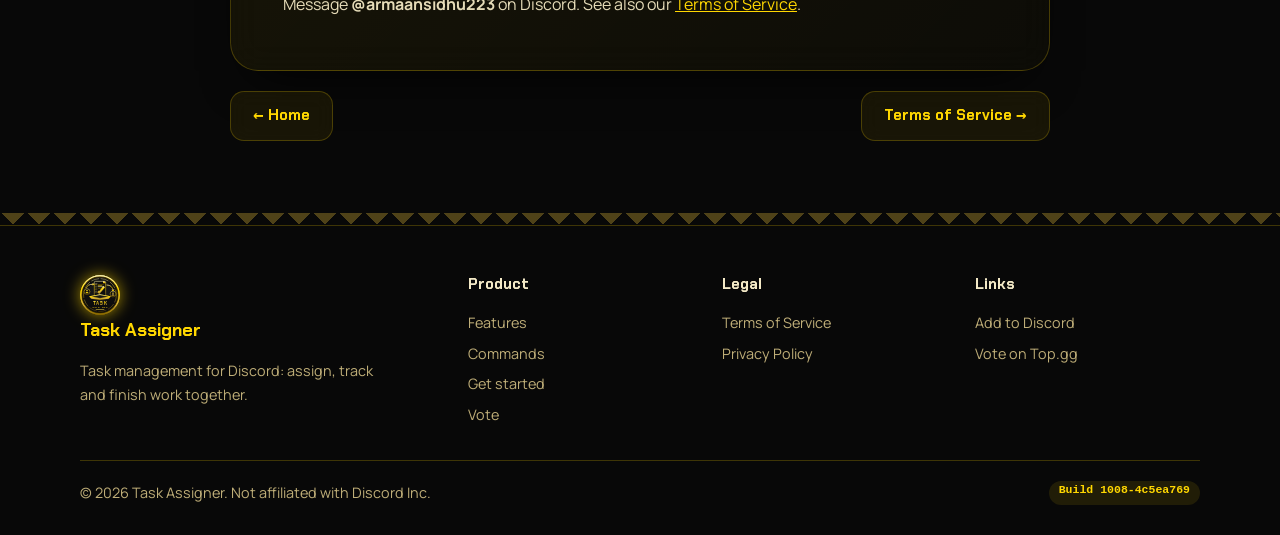
<file: pp/index.html>
<!DOCTYPE html>
<html lang="en"><head><meta charset="utf-8"><script>(function(d){d.classList.add("js");try{if(sessionStorage.getItem("ta_pre")){d.classList.add("nopre")}else{sessionStorage.setItem("ta_pre","1");d.classList.add("pre-on")}}catch(e){d.classList.add("nopre")}})(document.documentElement)</script><meta name="build" content="1008-4c5ea769"><meta name="viewport" content="width=device-width, initial-scale=1, minimum-scale=1, viewport-fit=cover">
<title>Privacy Policy | Task Assigner</title><meta name="description" content="How the Task Assigner Discord bot collects, uses and protects data."><meta name="robots" content="index, follow, max-image-preview:large"><meta name="theme-color" content="#080808"><meta name="color-scheme" content="dark">
<link rel="canonical" href="https://taskassigner.of.to/privacy"><link rel="icon" type="image/png" href="../assets/favicon.png"><link rel="apple-touch-icon" href="../assets/logo-512.png"><link rel="manifest" href="../manifest.webmanifest">
<meta property="og:type" content="website"><meta property="og:site_name" content="Task Assigner"><meta property="og:title" content="Privacy Policy | Task Assigner"><meta property="og:description" content="How the Task Assigner Discord bot collects, uses and protects data."><meta property="og:url" content="https://taskassigner.of.to/privacy"><meta property="og:image" content="https://taskassigner.of.to/og-image.jpg"><meta property="og:image:width" content="1200"><meta property="og:image:height" content="630">
<meta name="twitter:card" content="summary_large_image"><meta name="twitter:title" content="Privacy Policy | Task Assigner"><meta name="twitter:description" content="How the Task Assigner Discord bot collects, uses and protects data."><meta name="twitter:image" content="https://taskassigner.of.to/og-image.jpg">
<link rel="preconnect" href="https://fonts.googleapis.com"><link rel="preconnect" href="https://fonts.gstatic.com" crossorigin>
<link rel="stylesheet" href="https://fonts.googleapis.com/css2?family=Chakra+Petch:wght@600;700&family=Manrope:wght@400;600;800&display=swap">
<link rel="stylesheet" href="../assets/style.4c5ea769.css"><script id="discord:component-embed" type="application/json">{"component": {"type": 17, "accent_color": 13938487, "components": [{"type": 9, "components": [{"type": 10, "content": "# Task Assigner Privacy Policy"}, {"type": 10, "content": "How Task Assigner collects, uses and protects data."}], "accessory": {"type": 11, "media": {"url": "https://taskassigner.of.to/assets/logo-512.png"}}}, {"type": 10, "content": "🔒 **We never sell your data**   🗂️ **Only what the bot needs**   🙋 **Your choices**"}, {"type": 14, "divider": true, "spacing": 1}, {"type": 1, "components": [{"type": 2, "style": 5, "label": "Privacy Policy", "url": "https://taskassigner.of.to/privacy"}, {"type": 2, "style": 5, "label": "Terms of Service", "url": "https://taskassigner.of.to/terms"}, {"type": 2, "style": 5, "label": "Website", "url": "https://taskassigner.of.to/"}]}]}}</script></head><body>
<a class="skip" href="#main">Skip to content</a>
<svg width="0" height="0" style="position:absolute" aria-hidden="true"><defs>
<linearGradient id="g" x1="0" y1="0" x2="0" y2="1"><stop offset="0" stop-color="#fff4b0"/><stop offset=".35" stop-color="#ffd700"/><stop offset=".72" stop-color="#d4af37"/><stop offset="1" stop-color="#8c6a00"/></linearGradient>
<radialGradient id="bg" cx=".5" cy=".4" r=".7"><stop offset="0" stop-color="#1c1c1c"/><stop offset="1" stop-color="#040404"/></radialGradient>
<filter id="glow" x="-20%" y="-20%" width="140%" height="140%"><feGaussianBlur stdDeviation="4" result="b"/><feMerge><feMergeNode in="b"/><feMergeNode in="SourceGraphic"/></feMerge></filter>
<g id="logo"><g filter="url(#glow)">
<circle cx="300" cy="300" r="288" fill="none" stroke="url(#g)" stroke-width="16"/>
<circle cx="300" cy="300" r="270" fill="url(#bg)" stroke="#8c6a00" stroke-width="4"/>
<circle cx="300" cy="300" r="246" fill="none" stroke="url(#g)" stroke-width="7" stroke-dasharray="110 36" stroke-linecap="round" opacity=".85"/>
<rect x="215" y="95" width="170" height="225" rx="16" fill="#0c0c0c" stroke="url(#g)" stroke-width="8"/>
<path d="M345 95h22l18 22v10h-30a10 10 0 0 1-10-10z" fill="url(#g)"/>
<g fill="none" stroke="url(#g)" stroke-width="4"><rect x="230" y="128" width="22" height="22" rx="4"/><rect x="230" y="168" width="22" height="22" rx="4"/><rect x="230" y="208" width="22" height="22" rx="4"/><rect x="230" y="248" width="22" height="22" rx="4"/></g>
<path d="M235 140l6 7 11-14" fill="none" stroke="url(#g)" stroke-width="5" stroke-linecap="round" stroke-linejoin="round"/>
<g fill="url(#g)"><rect x="266" y="134" width="88" height="8" rx="2"/><rect x="266" y="154" width="68" height="8" rx="2"/><rect x="266" y="174" width="88" height="8" rx="2"/><rect x="266" y="194" width="60" height="8" rx="2"/></g>
<path d="M258 258l32 32 86-108-26-20-62 78-8-8z" fill="url(#g)" stroke="#0c0c0c" stroke-width="3" stroke-linejoin="round"/>
<path d="M135 318l165-30 165 30-34 38-131 20-131-20z" fill="url(#g)"/>
<path d="M172 322l128-22 128 22-128 26z" fill="#151515" stroke="url(#g)" stroke-width="3"/>
<g fill="#0b0b0b" stroke="url(#g)" stroke-width="7"><circle cx="105" cy="250" r="44"/><circle cx="495" cy="285" r="44"/></g>
<g fill="url(#g)"><circle cx="105" cy="238" r="12"/><path d="M82 276a23 20 0 0 1 46 0z"/><circle cx="495" cy="273" r="12"/><path d="M472 311a23 20 0 0 1 46 0z"/></g>
<g fill="none" stroke="url(#g)" stroke-width="11" stroke-linecap="round"><path d="M92 204C100 160 140 136 192 140"/><path d="M405 150c50 0 82 28 90 76"/></g>
<g fill="url(#g)"><path d="M188 120l32 20-34 22z"/><path d="M473 220l22 32 22-34z"/></g>
<g font-family="'Chakra Petch','Arial Black',Impact,sans-serif" font-weight="900" text-anchor="middle" fill="url(#g)" stroke="#2a1d00" stroke-width="1.5">
<text x="300" y="452" font-size="72" letter-spacing="4">TASK</text><text x="300" y="496" font-size="34" letter-spacing="8">ASSIGNER</text></g>
<path d="M230 516h140l-14 8H244z" fill="url(#g)"/>
</g></g></defs></svg>
<div class="wipe" aria-hidden="true"><i style="--k:0"></i><i style="--k:1"></i><i style="--k:2"></i><i style="--k:3"></i><i style="--k:4"></i><i style="--k:5"></i></div>
<div class="pre" aria-hidden="true"><div class="pl2"><svg viewBox="0 0 600 600" aria-hidden="true"><use href="#logo"/></svg></div><b class="gold">Task Assigner</b><div class="pbar"><i></i></div><small>Loading your workspace...</small></div>
<div class="bgfx"></div><div class="shapes" aria-hidden="true"><i class="ring" style="--x:6%;--y:14%;--s:46px;--d:-0s;--t:14s"></i><i class="chk" style="--x:90%;--y:22%;--s:32px;--d:-3s;--t:12s"></i><i class="tri" style="--x:14%;--y:48%;--s:34px;--d:-5s;--t:16s"></i><i class="plus" style="--x:84%;--y:50%;--s:28px;--d:-2s;--t:13s"></i><i class="ring" style="--x:92%;--y:76%;--s:60px;--d:-6s;--t:18s"></i><i class="dia" style="--x:8%;--y:80%;--s:26px;--d:-1s;--t:11s"></i><i class="hex" style="--x:70%;--y:8%;--s:40px;--d:-4s;--t:15s"></i><i class="bar" style="--x:30%;--y:88%;--s:18px;--d:-7s;--t:12s"></i><i class="chk" style="--x:48%;--y:30%;--s:26px;--d:-3s;--t:10s"></i><i class="dia" style="--x:58%;--y:70%;--s:20px;--d:-8s;--t:14s"></i><i class="hex" style="--x:22%;--y:24%;--s:44px;--d:-2s;--t:15s"></i><i class="hex" style="--x:78%;--y:38%;--s:56px;--d:-6s;--t:17s"></i><i class="bar" style="--x:40%;--y:62%;--s:16px;--d:-4s;--t:13s"></i><i class="ring" style="--x:66%;--y:90%;--s:34px;--d:-9s;--t:16s"></i><i class="plus" style="--x:4%;--y:58%;--s:22px;--d:-3s;--t:11s"></i><i class="chk" style="--x:96%;--y:6%;--s:24px;--d:-5s;--t:12s"></i><i class="tri" style="--x:54%;--y:12%;--s:22px;--d:-1s;--t:14s"></i><i class="hex" style="--x:12%;--y:92%;--s:36px;--d:-7s;--t:16s"></i><i class="ring" style="--x:34%;--y:6%;--s:18px;--d:-2s;--t:9s"></i><i class="plus" style="--x:74%;--y:24%;--s:20px;--d:-6s;--t:10s"></i><i class="chk" style="--x:20%;--y:70%;--s:28px;--d:-8s;--t:13s"></i><i class="bar" style="--x:80%;--y:84%;--s:18px;--d:-2s;--t:11s"></i></div><input id="nt" type="checkbox" hidden><header class="bar"><a class="brand" href="../"><svg viewBox="0 0 600 600" aria-hidden="true"><use href="#logo"/></svg>Task Assigner</a>
<nav class="nl" aria-label="Main"><a href="../features/">Features</a><a href="../commands/">Commands</a><a href="../setup/">Get started</a><a href="../vote/">Vote</a></nav>
<a class="btn" href="https://discord.com/oauth2/authorize?client_id=1555037991964246107">Add to Discord</a><label class="bur" for="nt" aria-label="Menu"><i></i><i></i><i></i></label></header>
<div class="rp" id="rp" aria-hidden="true"></div><main id="main"><article class="doc glass"><h1 class="gold">Privacy Policy</h1><p class="meta">Last updated October 2, 2026</p>
<nav class="toc"><a href="#collect">What we collect</a><a href="#use">How we use it</a><a href="#share">Sharing</a><a href="#keep">Storage</a><a href="#rights">Your choices</a><a href="#kids">Age</a><a href="#contact">Contact</a></nav>
<h2 id="collect">1. What we collect</h2><ul><li><b>Discord identifiers:</b> user, server, channel and role IDs, and usernames.</li><li><b>Task data:</b> titles, descriptions, priority, due dates, status, who assigned and who received a task, progress updates, notes, accept or reject reasons and task history.</li><li><b>Server settings:</b> prefixes, groups and their members or roles, assign and unassign rules, blocked assigners, response and notification modes, and logger destinations.</li></ul>
<p>The bot reads message content only to spot commands that start with a prefix or a mention. It does not store those messages. We don't collect emails, passwords or payment details.</p>
<h2 id="use">2. How we use it</h2><p>Only to run the bot: create and show tasks, check permission rules, send notifications and logs, and keep your settings between restarts. We don't use your data for advertising or profiling.</p>
<h2 id="share">3. Sharing</h2><ul><li>We don't sell your data.</li><li>Task messages are sent by DM or in a channel to the people involved, depending on your server's settings.</li><li>Loggers send task activity to the channel, person or group a server administrator chose.</li><li>Discord processes the data it carries under its own privacy policy. Our hosting provider stores the bot's database.</li></ul>
<h2 id="keep">4. Storage and security</h2><p>Data is stored in a database on the bot's host and is only accessible to the bot's operator. We take reasonable steps to protect it, but no system is perfectly secure. We keep data while the bot is in your server and until you ask us to delete it.</p>
<h2 id="rights">5. Your choices</h2><ul><li>Server admins can delete groups, rules, blocked entries and loggers in /settings, and unassign tasks with /unassign.</li><li>To have your data or your server's data deleted, contact us below.</li><li>Removing the bot stops new data being collected.</li></ul>
<h2 id="kids">6. Age</h2><p>The bot is for people old enough to use Discord, which requires being at least 13 (or older where local law says so). We don't knowingly collect data from younger users.</p>
<h2 id="changes">7. Changes</h2><p>We may update this policy and will change the date above when we do.</p>
<h2 id="contact">8. Contact</h2><p>Message <b>@armaansidhu223</b> on Discord. See also our <a href="../terms">Terms of Service</a>.</p></article><div class="dnav"><a class="btn ghost" href="../">&larr; Home</a><a class="btn ghost" href="../terms">Terms of Service &rarr;</a></div></main>
<footer><div class="w fg3"><div><a class="brand" href="../"><svg viewBox="0 0 600 600" aria-hidden="true"><use href="#logo"/></svg>Task Assigner</a><p>Task management for Discord: assign, track and finish work together.</p></div>
<div><h4>Product</h4><a href="../features/">Features</a><a href="../commands/">Commands</a><a href="../setup/">Get started</a><a href="../vote/">Vote</a></div>
<div><h4>Legal</h4><a href="../terms">Terms of Service</a><a href="../privacy">Privacy Policy</a></div>
<div><h4>Links</h4><a href="https://discord.com/oauth2/authorize?client_id=1555037991964246107">Add to Discord</a><a href="https://top.gg/bot/1555037991964246107/vote">Vote on Top.gg</a></div></div>
<div class="w cp2"><span>&copy; 2026 Task Assigner. Not affiliated with Discord Inc.</span><span class="bld">Build 1008-4c5ea769</span></div></footer>
<div class="toast" id="toast" role="status"></div>
<script defer src="../assets/app.4c5ea769.js"></script></body></html>
</file>
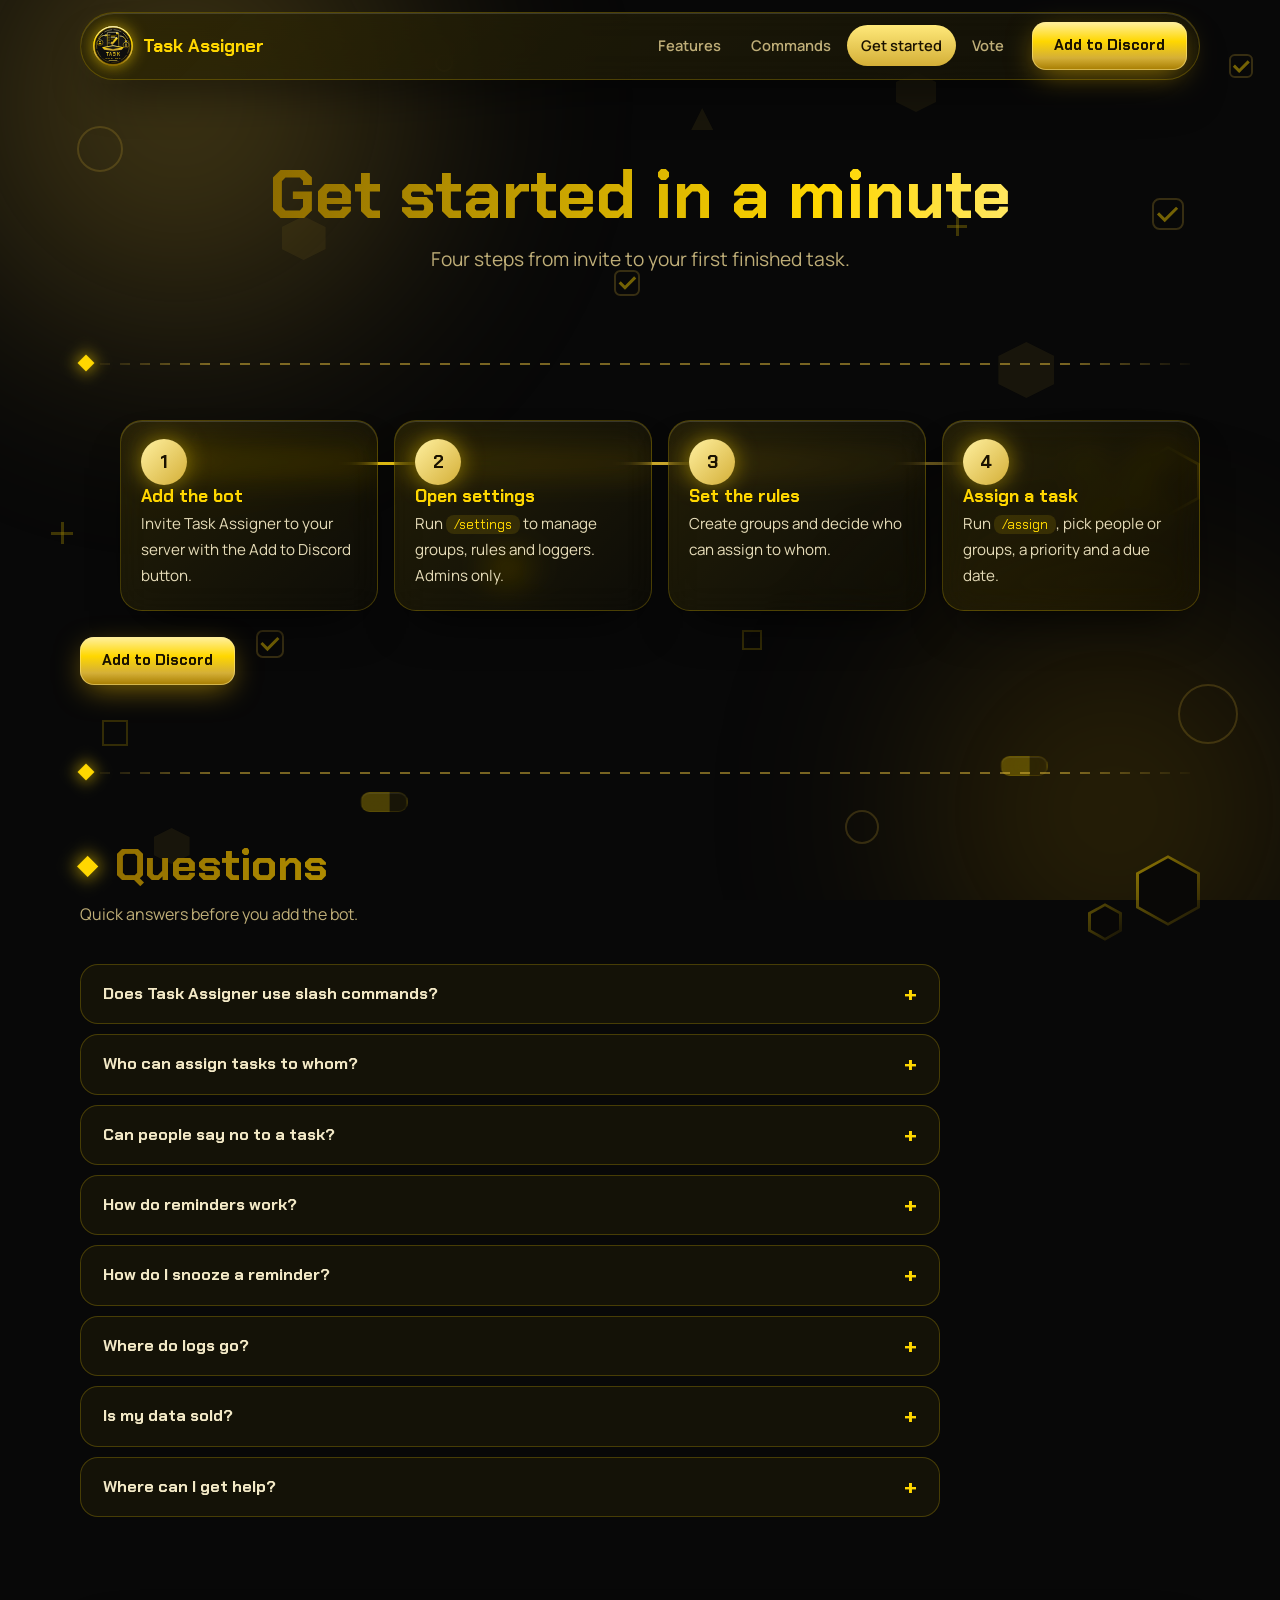
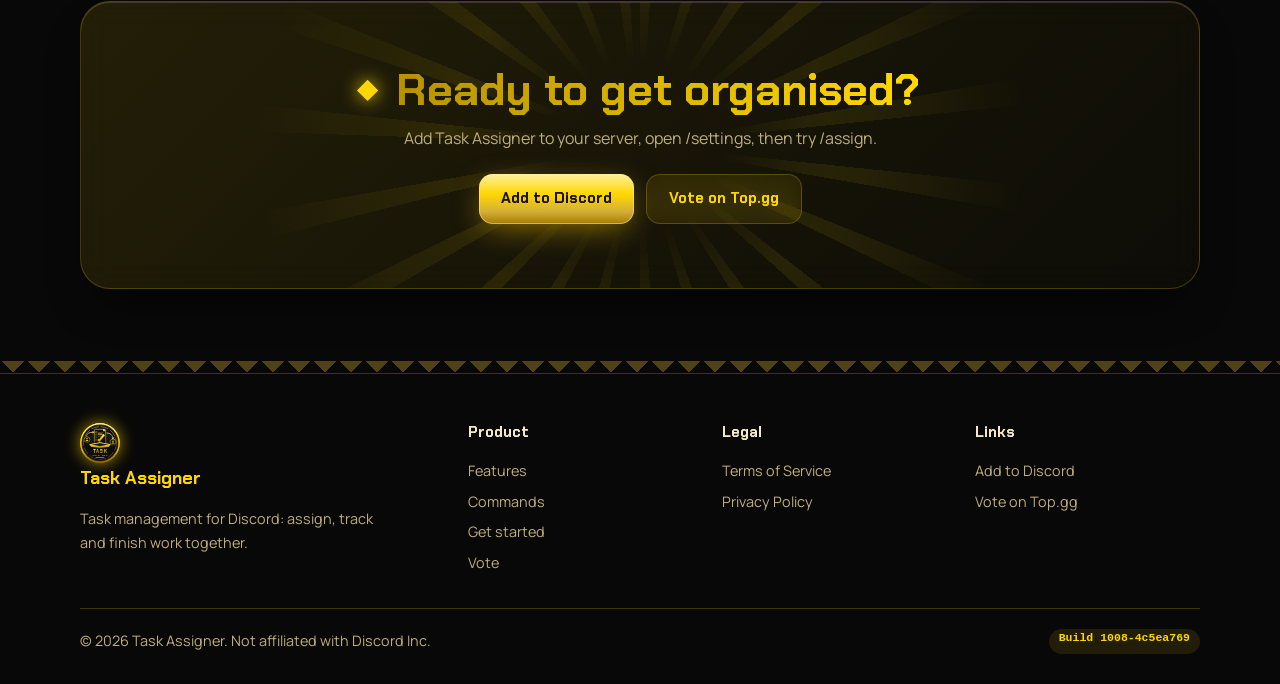
<file: setup/index.html>
<!DOCTYPE html>
<html lang="en"><head><meta charset="utf-8"><script>(function(d){d.classList.add("js");try{if(sessionStorage.getItem("ta_pre")){d.classList.add("nopre")}else{sessionStorage.setItem("ta_pre","1");d.classList.add("pre-on")}}catch(e){d.classList.add("nopre")}})(document.documentElement)</script><meta name="build" content="1008-4c5ea769"><meta name="viewport" content="width=device-width, initial-scale=1, minimum-scale=1, viewport-fit=cover">
<title>Get started | Task Assigner</title><meta name="description" content="Add Task Assigner to your Discord server, open /settings, set groups and rules, then assign your first task. Includes answers to common questions."><meta name="robots" content="index, follow, max-image-preview:large"><meta name="theme-color" content="#080808"><meta name="color-scheme" content="dark">
<link rel="canonical" href="https://taskassigner.of.to/setup/"><link rel="icon" type="image/png" href="../assets/favicon.png"><link rel="apple-touch-icon" href="../assets/logo-512.png"><link rel="manifest" href="../manifest.webmanifest">
<meta property="og:type" content="website"><meta property="og:site_name" content="Task Assigner"><meta property="og:title" content="Get started | Task Assigner"><meta property="og:description" content="Add Task Assigner to your Discord server, open /settings, set groups and rules, then assign your first task. Includes answers to common questions."><meta property="og:url" content="https://taskassigner.of.to/setup/"><meta property="og:image" content="https://taskassigner.of.to/og-image.jpg"><meta property="og:image:width" content="1200"><meta property="og:image:height" content="630">
<meta name="twitter:card" content="summary_large_image"><meta name="twitter:title" content="Get started | Task Assigner"><meta name="twitter:description" content="Add Task Assigner to your Discord server, open /settings, set groups and rules, then assign your first task. Includes answers to common questions."><meta name="twitter:image" content="https://taskassigner.of.to/og-image.jpg">
<link rel="preconnect" href="https://fonts.googleapis.com"><link rel="preconnect" href="https://fonts.gstatic.com" crossorigin>
<link rel="stylesheet" href="https://fonts.googleapis.com/css2?family=Chakra+Petch:wght@600;700&family=Manrope:wght@400;600;800&display=swap">
<link rel="stylesheet" href="../assets/style.4c5ea769.css"><script id="discord:component-embed" type="application/json">{"component": {"type": 17, "accent_color": 13938487, "components": [{"type": 9, "components": [{"type": 10, "content": "# Get started with Task Assigner"}, {"type": 10, "content": "Add the bot, open /settings, set your groups and rules, then try /assign."}], "accessory": {"type": 11, "media": {"url": "https://taskassigner.of.to/assets/logo-512.png"}}}, {"type": 10, "content": "🚀 **Add the bot**   ⚙️ **/settings**   ✅ **/assign**"}, {"type": 14, "divider": true, "spacing": 1}, {"type": 1, "components": [{"type": 2, "style": 5, "label": "Get started", "url": "https://taskassigner.of.to/setup/"}, {"type": 2, "style": 5, "label": "Add to Discord", "url": "https://discord.com/oauth2/authorize?client_id=1555037991964246107"}, {"type": 2, "style": 5, "label": "Commands", "url": "https://taskassigner.of.to/commands/"}]}]}}</script><script type="application/ld+json">{"@context": "https://schema.org", "@type": "FAQPage", "mainEntity": [{"@type": "Question", "name": "Does Task Assigner use slash commands?", "acceptedAnswer": {"@type": "Answer", "text": "Yes. Every command works as a slash command and as a prefix command. Admins can manage prefixes with /prefix."}}, {"@type": "Question", "name": "Who can assign tasks to whom?", "acceptedAnswer": {"@type": "Answer", "text": "Admins decide in /settings. Make groups from people and roles, let group A assign to group B or to one person, add exceptions, and block people, roles or @everyone from assigning. Unassign rules work the same way."}}, {"@type": "Question", "name": "Can people say no to a task?", "acceptedAnswer": {"@type": "Answer", "text": "Assignees get Accept and Reject buttons in a DM or the channel, or tasks can be accepted directly, depending on how your server is set up."}}, {"@type": "Question", "name": "How do reminders work?", "acceptedAnswer": {"@type": "Answer", "text": "Due reminders can be turned on or off with one button. You get a heads-up an hour before and a nudge when the task is due."}}, {"@type": "Question", "name": "How do I snooze a reminder?", "acceptedAnswer": {"@type": "Answer", "text": "Use the Snooze button on a reminder or run /snooze with any length such as 30m, 2h, 1d 6h or 1w."}}, {"@type": "Question", "name": "Where do logs go?", "acceptedAnswer": {"@type": "Answer", "text": "Loggers can send assigned, progress and completed logs to a channel, a person or a whole group. A test button shows exactly what was delivered."}}, {"@type": "Question", "name": "Is my data sold?", "acceptedAnswer": {"@type": "Answer", "text": "No. We don't sell your data. The Privacy Policy explains what is stored and why."}}, {"@type": "Question", "name": "Where can I get help?", "acceptedAnswer": {"@type": "Answer", "text": "Message @armaansidhu223 on Discord."}}]}</script></head><body>
<a class="skip" href="#main">Skip to content</a>
<svg width="0" height="0" style="position:absolute" aria-hidden="true"><defs>
<linearGradient id="g" x1="0" y1="0" x2="0" y2="1"><stop offset="0" stop-color="#fff4b0"/><stop offset=".35" stop-color="#ffd700"/><stop offset=".72" stop-color="#d4af37"/><stop offset="1" stop-color="#8c6a00"/></linearGradient>
<radialGradient id="bg" cx=".5" cy=".4" r=".7"><stop offset="0" stop-color="#1c1c1c"/><stop offset="1" stop-color="#040404"/></radialGradient>
<filter id="glow" x="-20%" y="-20%" width="140%" height="140%"><feGaussianBlur stdDeviation="4" result="b"/><feMerge><feMergeNode in="b"/><feMergeNode in="SourceGraphic"/></feMerge></filter>
<g id="logo"><g filter="url(#glow)">
<circle cx="300" cy="300" r="288" fill="none" stroke="url(#g)" stroke-width="16"/>
<circle cx="300" cy="300" r="270" fill="url(#bg)" stroke="#8c6a00" stroke-width="4"/>
<circle cx="300" cy="300" r="246" fill="none" stroke="url(#g)" stroke-width="7" stroke-dasharray="110 36" stroke-linecap="round" opacity=".85"/>
<rect x="215" y="95" width="170" height="225" rx="16" fill="#0c0c0c" stroke="url(#g)" stroke-width="8"/>
<path d="M345 95h22l18 22v10h-30a10 10 0 0 1-10-10z" fill="url(#g)"/>
<g fill="none" stroke="url(#g)" stroke-width="4"><rect x="230" y="128" width="22" height="22" rx="4"/><rect x="230" y="168" width="22" height="22" rx="4"/><rect x="230" y="208" width="22" height="22" rx="4"/><rect x="230" y="248" width="22" height="22" rx="4"/></g>
<path d="M235 140l6 7 11-14" fill="none" stroke="url(#g)" stroke-width="5" stroke-linecap="round" stroke-linejoin="round"/>
<g fill="url(#g)"><rect x="266" y="134" width="88" height="8" rx="2"/><rect x="266" y="154" width="68" height="8" rx="2"/><rect x="266" y="174" width="88" height="8" rx="2"/><rect x="266" y="194" width="60" height="8" rx="2"/></g>
<path d="M258 258l32 32 86-108-26-20-62 78-8-8z" fill="url(#g)" stroke="#0c0c0c" stroke-width="3" stroke-linejoin="round"/>
<path d="M135 318l165-30 165 30-34 38-131 20-131-20z" fill="url(#g)"/>
<path d="M172 322l128-22 128 22-128 26z" fill="#151515" stroke="url(#g)" stroke-width="3"/>
<g fill="#0b0b0b" stroke="url(#g)" stroke-width="7"><circle cx="105" cy="250" r="44"/><circle cx="495" cy="285" r="44"/></g>
<g fill="url(#g)"><circle cx="105" cy="238" r="12"/><path d="M82 276a23 20 0 0 1 46 0z"/><circle cx="495" cy="273" r="12"/><path d="M472 311a23 20 0 0 1 46 0z"/></g>
<g fill="none" stroke="url(#g)" stroke-width="11" stroke-linecap="round"><path d="M92 204C100 160 140 136 192 140"/><path d="M405 150c50 0 82 28 90 76"/></g>
<g fill="url(#g)"><path d="M188 120l32 20-34 22z"/><path d="M473 220l22 32 22-34z"/></g>
<g font-family="'Chakra Petch','Arial Black',Impact,sans-serif" font-weight="900" text-anchor="middle" fill="url(#g)" stroke="#2a1d00" stroke-width="1.5">
<text x="300" y="452" font-size="72" letter-spacing="4">TASK</text><text x="300" y="496" font-size="34" letter-spacing="8">ASSIGNER</text></g>
<path d="M230 516h140l-14 8H244z" fill="url(#g)"/>
</g></g></defs></svg>
<div class="wipe" aria-hidden="true"><i style="--k:0"></i><i style="--k:1"></i><i style="--k:2"></i><i style="--k:3"></i><i style="--k:4"></i><i style="--k:5"></i></div>
<div class="pre" aria-hidden="true"><div class="pl2"><svg viewBox="0 0 600 600" aria-hidden="true"><use href="#logo"/></svg></div><b class="gold">Task Assigner</b><div class="pbar"><i></i></div><small>Loading your workspace...</small></div>
<div class="bgfx"></div><div class="shapes" aria-hidden="true"><i class="ring" style="--x:6%;--y:14%;--s:46px;--d:-0s;--t:14s"></i><i class="chk" style="--x:90%;--y:22%;--s:32px;--d:-3s;--t:12s"></i><i class="tri" style="--x:14%;--y:48%;--s:34px;--d:-5s;--t:16s"></i><i class="plus" style="--x:84%;--y:50%;--s:28px;--d:-2s;--t:13s"></i><i class="ring" style="--x:92%;--y:76%;--s:60px;--d:-6s;--t:18s"></i><i class="dia" style="--x:8%;--y:80%;--s:26px;--d:-1s;--t:11s"></i><i class="hex" style="--x:70%;--y:8%;--s:40px;--d:-4s;--t:15s"></i><i class="bar" style="--x:30%;--y:88%;--s:18px;--d:-7s;--t:12s"></i><i class="chk" style="--x:48%;--y:30%;--s:26px;--d:-3s;--t:10s"></i><i class="dia" style="--x:58%;--y:70%;--s:20px;--d:-8s;--t:14s"></i><i class="hex" style="--x:22%;--y:24%;--s:44px;--d:-2s;--t:15s"></i><i class="hex" style="--x:78%;--y:38%;--s:56px;--d:-6s;--t:17s"></i><i class="bar" style="--x:40%;--y:62%;--s:16px;--d:-4s;--t:13s"></i><i class="ring" style="--x:66%;--y:90%;--s:34px;--d:-9s;--t:16s"></i><i class="plus" style="--x:4%;--y:58%;--s:22px;--d:-3s;--t:11s"></i><i class="chk" style="--x:96%;--y:6%;--s:24px;--d:-5s;--t:12s"></i><i class="tri" style="--x:54%;--y:12%;--s:22px;--d:-1s;--t:14s"></i><i class="hex" style="--x:12%;--y:92%;--s:36px;--d:-7s;--t:16s"></i><i class="ring" style="--x:34%;--y:6%;--s:18px;--d:-2s;--t:9s"></i><i class="plus" style="--x:74%;--y:24%;--s:20px;--d:-6s;--t:10s"></i><i class="chk" style="--x:20%;--y:70%;--s:28px;--d:-8s;--t:13s"></i><i class="bar" style="--x:80%;--y:84%;--s:18px;--d:-2s;--t:11s"></i></div><input id="nt" type="checkbox" hidden><header class="bar"><a class="brand" href="../"><svg viewBox="0 0 600 600" aria-hidden="true"><use href="#logo"/></svg>Task Assigner</a>
<nav class="nl" aria-label="Main"><a href="../features/">Features</a><a href="../commands/">Commands</a><a href="../setup/" aria-current="page">Get started</a><a href="../vote/">Vote</a></nav>
<a class="btn" href="https://discord.com/oauth2/authorize?client_id=1555037991964246107">Add to Discord</a><label class="bur" for="nt" aria-label="Menu"><i></i><i></i><i></i></label></header>
<main id="main"><section class="pg w"><h1><span class="gold">Get started in a minute</span></h1><p class="lead">Four steps from invite to your first finished task.</p></section><div class="dv" aria-hidden="true"></div><section class="sec w" style="padding-top:44px"><i class="hx" aria-hidden="true"></i><i class="hx h2" aria-hidden="true"></i><ol class="stp"><li class="glass"><b>Add the bot</b>Invite Task Assigner to your server with the Add to Discord button.</li><li class="glass"><b>Open settings</b>Run <code>/settings</code> to manage groups, rules and loggers. Admins only.</li><li class="glass"><b>Set the rules</b>Create groups and decide who can assign to whom.</li><li class="glass"><b>Assign a task</b>Run <code>/assign</code>, pick people or groups, a priority and a due date.</li></ol><p style="margin-top:26px"><a class="btn " href="https://discord.com/oauth2/authorize?client_id=1555037991964246107">Add to Discord</a></p></section>
<div class="dv" aria-hidden="true"></div><section class="sec w"><i class="hx" aria-hidden="true"></i><i class="hx h2" aria-hidden="true"></i><h2 class="gold">Questions</h2><p class="sub">Quick answers before you add the bot.</p><div class="faq"><details><summary>Does Task Assigner use slash commands?</summary><p>Yes. Every command works as a slash command and as a prefix command. Admins can manage prefixes with /prefix.</p></details><details><summary>Who can assign tasks to whom?</summary><p>Admins decide in /settings. Make groups from people and roles, let group A assign to group B or to one person, add exceptions, and block people, roles or @everyone from assigning. Unassign rules work the same way.</p></details><details><summary>Can people say no to a task?</summary><p>Assignees get Accept and Reject buttons in a DM or the channel, or tasks can be accepted directly, depending on how your server is set up.</p></details><details><summary>How do reminders work?</summary><p>Due reminders can be turned on or off with one button. You get a heads-up an hour before and a nudge when the task is due.</p></details><details><summary>How do I snooze a reminder?</summary><p>Use the Snooze button on a reminder or run /snooze with any length such as 30m, 2h, 1d 6h or 1w.</p></details><details><summary>Where do logs go?</summary><p>Loggers can send assigned, progress and completed logs to a channel, a person or a whole group. A test button shows exactly what was delivered.</p></details><details><summary>Is my data sold?</summary><p>No. We don't sell your data. The Privacy Policy explains what is stored and why.</p></details><details><summary>Where can I get help?</summary><p>Message @armaansidhu223 on Discord.</p></details></div></section><section class="w"><div class="band glass"><h2 class="gold">Ready to get organised?</h2><p>Add Task Assigner to your server, open /settings, then try /assign.</p><div class="cta"><a class="btn " href="https://discord.com/oauth2/authorize?client_id=1555037991964246107">Add to Discord</a><a class="btn ghost" href="https://top.gg/bot/1555037991964246107/vote">Vote on Top.gg</a></div></div></section></main>
<footer><div class="w fg3"><div><a class="brand" href="../"><svg viewBox="0 0 600 600" aria-hidden="true"><use href="#logo"/></svg>Task Assigner</a><p>Task management for Discord: assign, track and finish work together.</p></div>
<div><h4>Product</h4><a href="../features/">Features</a><a href="../commands/">Commands</a><a href="../setup/">Get started</a><a href="../vote/">Vote</a></div>
<div><h4>Legal</h4><a href="../terms">Terms of Service</a><a href="../privacy">Privacy Policy</a></div>
<div><h4>Links</h4><a href="https://discord.com/oauth2/authorize?client_id=1555037991964246107">Add to Discord</a><a href="https://top.gg/bot/1555037991964246107/vote">Vote on Top.gg</a></div></div>
<div class="w cp2"><span>&copy; 2026 Task Assigner. Not affiliated with Discord Inc.</span><span class="bld">Build 1008-4c5ea769</span></div></footer>
<div class="toast" id="toast" role="status"></div>
<script defer src="../assets/app.4c5ea769.js"></script></body></html>
</file>
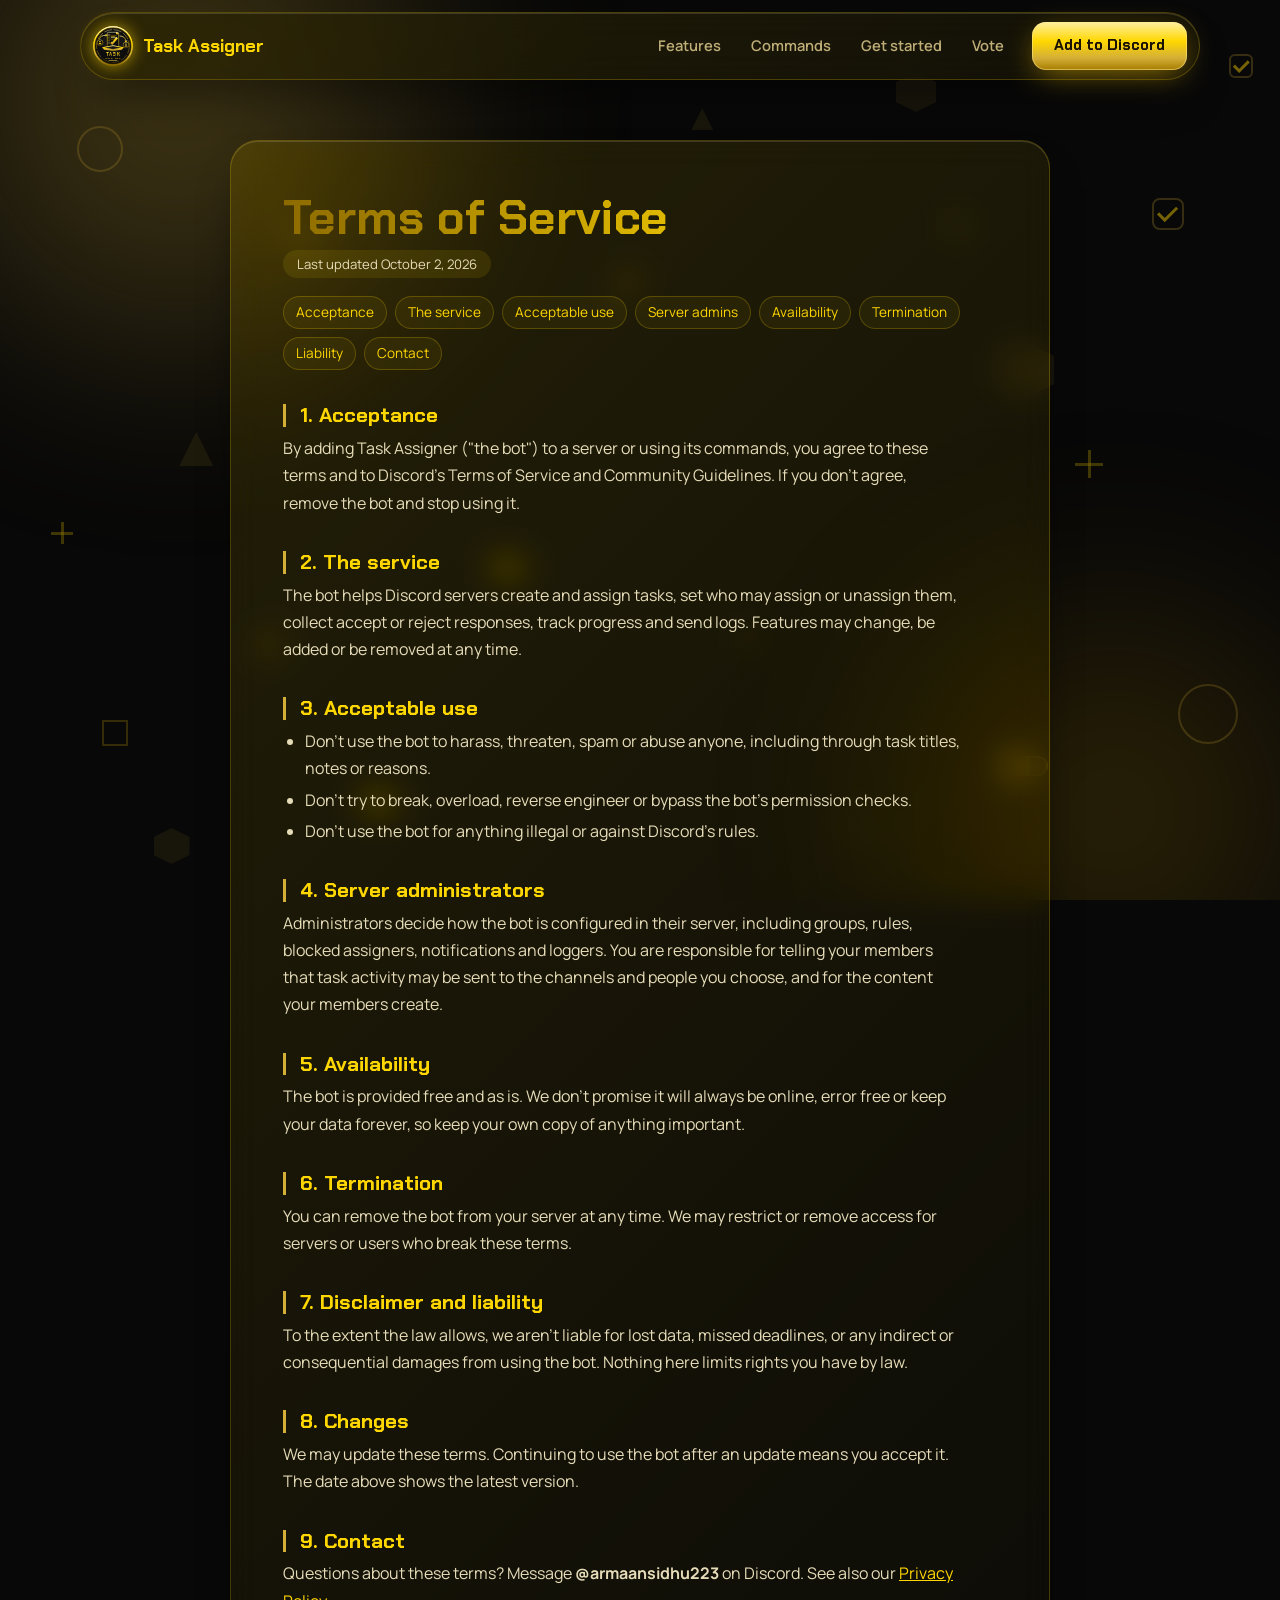
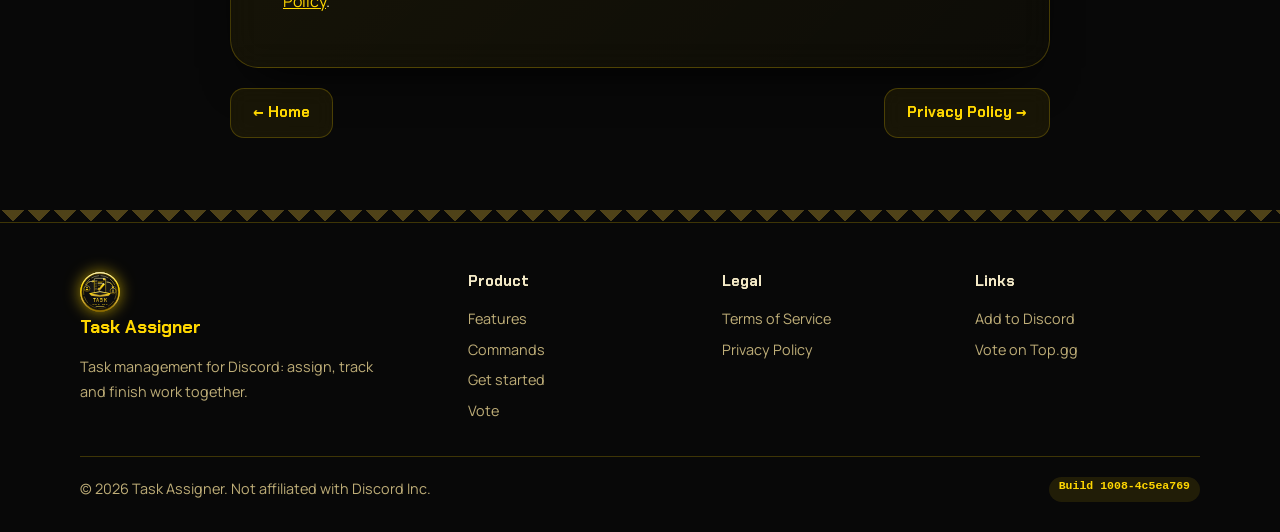
<file: terms/index.html>
<!DOCTYPE html>
<html lang="en"><head><meta charset="utf-8"><script>(function(d){d.classList.add("js");try{if(sessionStorage.getItem("ta_pre")){d.classList.add("nopre")}else{sessionStorage.setItem("ta_pre","1");d.classList.add("pre-on")}}catch(e){d.classList.add("nopre")}})(document.documentElement)</script><meta name="build" content="1008-4c5ea769"><meta name="viewport" content="width=device-width, initial-scale=1, minimum-scale=1, viewport-fit=cover">
<title>Terms of Service | Task Assigner</title><meta name="description" content="Terms of Service for the Task Assigner Discord bot."><meta name="robots" content="index, follow, max-image-preview:large"><meta name="theme-color" content="#080808"><meta name="color-scheme" content="dark">
<link rel="canonical" href="https://taskassigner.of.to/terms"><link rel="icon" type="image/png" href="../assets/favicon.png"><link rel="apple-touch-icon" href="../assets/logo-512.png"><link rel="manifest" href="../manifest.webmanifest">
<meta property="og:type" content="website"><meta property="og:site_name" content="Task Assigner"><meta property="og:title" content="Terms of Service | Task Assigner"><meta property="og:description" content="Terms of Service for the Task Assigner Discord bot."><meta property="og:url" content="https://taskassigner.of.to/terms"><meta property="og:image" content="https://taskassigner.of.to/og-image.jpg"><meta property="og:image:width" content="1200"><meta property="og:image:height" content="630">
<meta name="twitter:card" content="summary_large_image"><meta name="twitter:title" content="Terms of Service | Task Assigner"><meta name="twitter:description" content="Terms of Service for the Task Assigner Discord bot."><meta name="twitter:image" content="https://taskassigner.of.to/og-image.jpg">
<link rel="preconnect" href="https://fonts.googleapis.com"><link rel="preconnect" href="https://fonts.gstatic.com" crossorigin>
<link rel="stylesheet" href="https://fonts.googleapis.com/css2?family=Chakra+Petch:wght@600;700&family=Manrope:wght@400;600;800&display=swap">
<link rel="stylesheet" href="../assets/style.4c5ea769.css"><script id="discord:component-embed" type="application/json">{"component": {"type": 17, "accent_color": 13938487, "components": [{"type": 9, "components": [{"type": 10, "content": "# Task Assigner Terms of Service"}, {"type": 10, "content": "The terms for using the Task Assigner Discord bot."}], "accessory": {"type": 11, "media": {"url": "https://taskassigner.of.to/assets/logo-512.png"}}}, {"type": 10, "content": "📜 **Acceptable use**   🛡️ **Server admins**   ⚖️ **Liability**"}, {"type": 14, "divider": true, "spacing": 1}, {"type": 1, "components": [{"type": 2, "style": 5, "label": "Terms of Service", "url": "https://taskassigner.of.to/terms"}, {"type": 2, "style": 5, "label": "Privacy Policy", "url": "https://taskassigner.of.to/privacy"}, {"type": 2, "style": 5, "label": "Website", "url": "https://taskassigner.of.to/"}]}]}}</script></head><body>
<a class="skip" href="#main">Skip to content</a>
<svg width="0" height="0" style="position:absolute" aria-hidden="true"><defs>
<linearGradient id="g" x1="0" y1="0" x2="0" y2="1"><stop offset="0" stop-color="#fff4b0"/><stop offset=".35" stop-color="#ffd700"/><stop offset=".72" stop-color="#d4af37"/><stop offset="1" stop-color="#8c6a00"/></linearGradient>
<radialGradient id="bg" cx=".5" cy=".4" r=".7"><stop offset="0" stop-color="#1c1c1c"/><stop offset="1" stop-color="#040404"/></radialGradient>
<filter id="glow" x="-20%" y="-20%" width="140%" height="140%"><feGaussianBlur stdDeviation="4" result="b"/><feMerge><feMergeNode in="b"/><feMergeNode in="SourceGraphic"/></feMerge></filter>
<g id="logo"><g filter="url(#glow)">
<circle cx="300" cy="300" r="288" fill="none" stroke="url(#g)" stroke-width="16"/>
<circle cx="300" cy="300" r="270" fill="url(#bg)" stroke="#8c6a00" stroke-width="4"/>
<circle cx="300" cy="300" r="246" fill="none" stroke="url(#g)" stroke-width="7" stroke-dasharray="110 36" stroke-linecap="round" opacity=".85"/>
<rect x="215" y="95" width="170" height="225" rx="16" fill="#0c0c0c" stroke="url(#g)" stroke-width="8"/>
<path d="M345 95h22l18 22v10h-30a10 10 0 0 1-10-10z" fill="url(#g)"/>
<g fill="none" stroke="url(#g)" stroke-width="4"><rect x="230" y="128" width="22" height="22" rx="4"/><rect x="230" y="168" width="22" height="22" rx="4"/><rect x="230" y="208" width="22" height="22" rx="4"/><rect x="230" y="248" width="22" height="22" rx="4"/></g>
<path d="M235 140l6 7 11-14" fill="none" stroke="url(#g)" stroke-width="5" stroke-linecap="round" stroke-linejoin="round"/>
<g fill="url(#g)"><rect x="266" y="134" width="88" height="8" rx="2"/><rect x="266" y="154" width="68" height="8" rx="2"/><rect x="266" y="174" width="88" height="8" rx="2"/><rect x="266" y="194" width="60" height="8" rx="2"/></g>
<path d="M258 258l32 32 86-108-26-20-62 78-8-8z" fill="url(#g)" stroke="#0c0c0c" stroke-width="3" stroke-linejoin="round"/>
<path d="M135 318l165-30 165 30-34 38-131 20-131-20z" fill="url(#g)"/>
<path d="M172 322l128-22 128 22-128 26z" fill="#151515" stroke="url(#g)" stroke-width="3"/>
<g fill="#0b0b0b" stroke="url(#g)" stroke-width="7"><circle cx="105" cy="250" r="44"/><circle cx="495" cy="285" r="44"/></g>
<g fill="url(#g)"><circle cx="105" cy="238" r="12"/><path d="M82 276a23 20 0 0 1 46 0z"/><circle cx="495" cy="273" r="12"/><path d="M472 311a23 20 0 0 1 46 0z"/></g>
<g fill="none" stroke="url(#g)" stroke-width="11" stroke-linecap="round"><path d="M92 204C100 160 140 136 192 140"/><path d="M405 150c50 0 82 28 90 76"/></g>
<g fill="url(#g)"><path d="M188 120l32 20-34 22z"/><path d="M473 220l22 32 22-34z"/></g>
<g font-family="'Chakra Petch','Arial Black',Impact,sans-serif" font-weight="900" text-anchor="middle" fill="url(#g)" stroke="#2a1d00" stroke-width="1.5">
<text x="300" y="452" font-size="72" letter-spacing="4">TASK</text><text x="300" y="496" font-size="34" letter-spacing="8">ASSIGNER</text></g>
<path d="M230 516h140l-14 8H244z" fill="url(#g)"/>
</g></g></defs></svg>
<div class="wipe" aria-hidden="true"><i style="--k:0"></i><i style="--k:1"></i><i style="--k:2"></i><i style="--k:3"></i><i style="--k:4"></i><i style="--k:5"></i></div>
<div class="pre" aria-hidden="true"><div class="pl2"><svg viewBox="0 0 600 600" aria-hidden="true"><use href="#logo"/></svg></div><b class="gold">Task Assigner</b><div class="pbar"><i></i></div><small>Loading your workspace...</small></div>
<div class="bgfx"></div><div class="shapes" aria-hidden="true"><i class="ring" style="--x:6%;--y:14%;--s:46px;--d:-0s;--t:14s"></i><i class="chk" style="--x:90%;--y:22%;--s:32px;--d:-3s;--t:12s"></i><i class="tri" style="--x:14%;--y:48%;--s:34px;--d:-5s;--t:16s"></i><i class="plus" style="--x:84%;--y:50%;--s:28px;--d:-2s;--t:13s"></i><i class="ring" style="--x:92%;--y:76%;--s:60px;--d:-6s;--t:18s"></i><i class="dia" style="--x:8%;--y:80%;--s:26px;--d:-1s;--t:11s"></i><i class="hex" style="--x:70%;--y:8%;--s:40px;--d:-4s;--t:15s"></i><i class="bar" style="--x:30%;--y:88%;--s:18px;--d:-7s;--t:12s"></i><i class="chk" style="--x:48%;--y:30%;--s:26px;--d:-3s;--t:10s"></i><i class="dia" style="--x:58%;--y:70%;--s:20px;--d:-8s;--t:14s"></i><i class="hex" style="--x:22%;--y:24%;--s:44px;--d:-2s;--t:15s"></i><i class="hex" style="--x:78%;--y:38%;--s:56px;--d:-6s;--t:17s"></i><i class="bar" style="--x:40%;--y:62%;--s:16px;--d:-4s;--t:13s"></i><i class="ring" style="--x:66%;--y:90%;--s:34px;--d:-9s;--t:16s"></i><i class="plus" style="--x:4%;--y:58%;--s:22px;--d:-3s;--t:11s"></i><i class="chk" style="--x:96%;--y:6%;--s:24px;--d:-5s;--t:12s"></i><i class="tri" style="--x:54%;--y:12%;--s:22px;--d:-1s;--t:14s"></i><i class="hex" style="--x:12%;--y:92%;--s:36px;--d:-7s;--t:16s"></i><i class="ring" style="--x:34%;--y:6%;--s:18px;--d:-2s;--t:9s"></i><i class="plus" style="--x:74%;--y:24%;--s:20px;--d:-6s;--t:10s"></i><i class="chk" style="--x:20%;--y:70%;--s:28px;--d:-8s;--t:13s"></i><i class="bar" style="--x:80%;--y:84%;--s:18px;--d:-2s;--t:11s"></i></div><input id="nt" type="checkbox" hidden><header class="bar"><a class="brand" href="../"><svg viewBox="0 0 600 600" aria-hidden="true"><use href="#logo"/></svg>Task Assigner</a>
<nav class="nl" aria-label="Main"><a href="../features/">Features</a><a href="../commands/">Commands</a><a href="../setup/">Get started</a><a href="../vote/">Vote</a></nav>
<a class="btn" href="https://discord.com/oauth2/authorize?client_id=1555037991964246107">Add to Discord</a><label class="bur" for="nt" aria-label="Menu"><i></i><i></i><i></i></label></header>
<div class="rp" id="rp" aria-hidden="true"></div><main id="main"><article class="doc glass"><h1 class="gold">Terms of Service</h1><p class="meta">Last updated October 2, 2026</p>
<nav class="toc"><a href="#accept">Acceptance</a><a href="#service">The service</a><a href="#use">Acceptable use</a><a href="#admins">Server admins</a><a href="#availability">Availability</a><a href="#end">Termination</a><a href="#liability">Liability</a><a href="#contact">Contact</a></nav>
<h2 id="accept">1. Acceptance</h2><p>By adding Task Assigner ("the bot") to a server or using its commands, you agree to these terms and to Discord's Terms of Service and Community Guidelines. If you don't agree, remove the bot and stop using it.</p>
<h2 id="service">2. The service</h2><p>The bot helps Discord servers create and assign tasks, set who may assign or unassign them, collect accept or reject responses, track progress and send logs. Features may change, be added or be removed at any time.</p>
<h2 id="use">3. Acceptable use</h2><ul><li>Don't use the bot to harass, threaten, spam or abuse anyone, including through task titles, notes or reasons.</li><li>Don't try to break, overload, reverse engineer or bypass the bot's permission checks.</li><li>Don't use the bot for anything illegal or against Discord's rules.</li></ul>
<h2 id="admins">4. Server administrators</h2><p>Administrators decide how the bot is configured in their server, including groups, rules, blocked assigners, notifications and loggers. You are responsible for telling your members that task activity may be sent to the channels and people you choose, and for the content your members create.</p>
<h2 id="availability">5. Availability</h2><p>The bot is provided free and as is. We don't promise it will always be online, error free or keep your data forever, so keep your own copy of anything important.</p>
<h2 id="end">6. Termination</h2><p>You can remove the bot from your server at any time. We may restrict or remove access for servers or users who break these terms.</p>
<h2 id="liability">7. Disclaimer and liability</h2><p>To the extent the law allows, we aren't liable for lost data, missed deadlines, or any indirect or consequential damages from using the bot. Nothing here limits rights you have by law.</p>
<h2 id="changes">8. Changes</h2><p>We may update these terms. Continuing to use the bot after an update means you accept it. The date above shows the latest version.</p>
<h2 id="contact">9. Contact</h2><p>Questions about these terms? Message <b>@armaansidhu223</b> on Discord. See also our <a href="../privacy">Privacy Policy</a>.</p></article><div class="dnav"><a class="btn ghost" href="../">&larr; Home</a><a class="btn ghost" href="../privacy">Privacy Policy &rarr;</a></div></main>
<footer><div class="w fg3"><div><a class="brand" href="../"><svg viewBox="0 0 600 600" aria-hidden="true"><use href="#logo"/></svg>Task Assigner</a><p>Task management for Discord: assign, track and finish work together.</p></div>
<div><h4>Product</h4><a href="../features/">Features</a><a href="../commands/">Commands</a><a href="../setup/">Get started</a><a href="../vote/">Vote</a></div>
<div><h4>Legal</h4><a href="../terms">Terms of Service</a><a href="../privacy">Privacy Policy</a></div>
<div><h4>Links</h4><a href="https://discord.com/oauth2/authorize?client_id=1555037991964246107">Add to Discord</a><a href="https://top.gg/bot/1555037991964246107/vote">Vote on Top.gg</a></div></div>
<div class="w cp2"><span>&copy; 2026 Task Assigner. Not affiliated with Discord Inc.</span><span class="bld">Build 1008-4c5ea769</span></div></footer>
<div class="toast" id="toast" role="status"></div>
<script defer src="../assets/app.4c5ea769.js"></script></body></html>
</file>
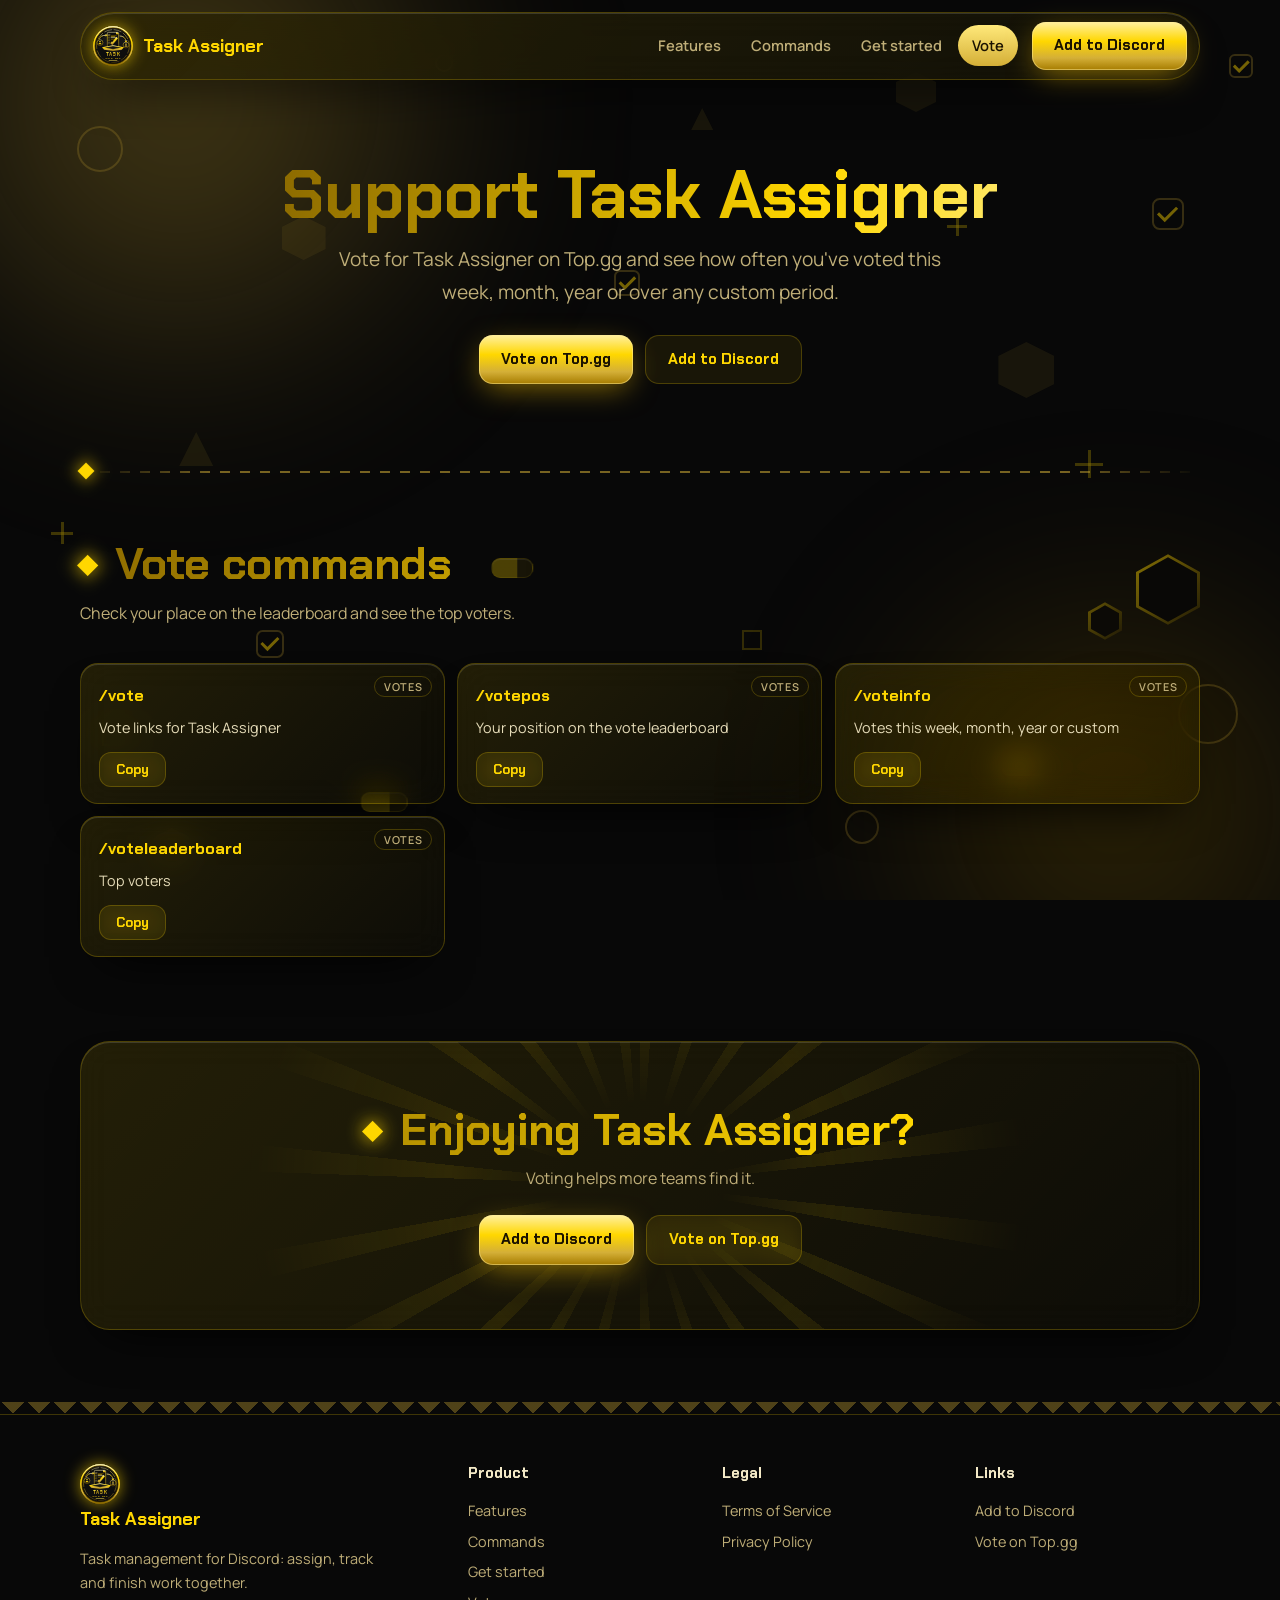
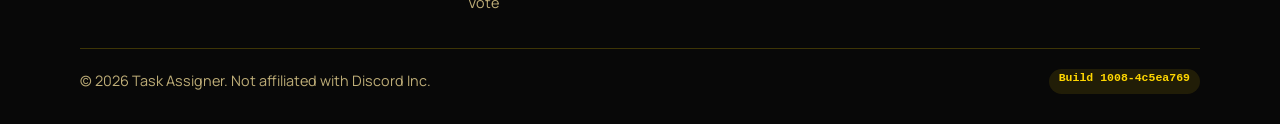
<file: vote/index.html>
<!DOCTYPE html>
<html lang="en"><head><meta charset="utf-8"><script>(function(d){d.classList.add("js");try{if(sessionStorage.getItem("ta_pre")){d.classList.add("nopre")}else{sessionStorage.setItem("ta_pre","1");d.classList.add("pre-on")}}catch(e){d.classList.add("nopre")}})(document.documentElement)</script><meta name="build" content="1008-4c5ea769"><meta name="viewport" content="width=device-width, initial-scale=1, minimum-scale=1, viewport-fit=cover">
<title>Vote | Task Assigner</title><meta name="description" content="Vote for Task Assigner on Top.gg and see your votes this week, month, year or over any custom period, plus the leaderboard."><meta name="robots" content="index, follow, max-image-preview:large"><meta name="theme-color" content="#080808"><meta name="color-scheme" content="dark">
<link rel="canonical" href="https://taskassigner.of.to/vote/"><link rel="icon" type="image/png" href="../assets/favicon.png"><link rel="apple-touch-icon" href="../assets/logo-512.png"><link rel="manifest" href="../manifest.webmanifest">
<meta property="og:type" content="website"><meta property="og:site_name" content="Task Assigner"><meta property="og:title" content="Vote | Task Assigner"><meta property="og:description" content="Vote for Task Assigner on Top.gg and see your votes this week, month, year or over any custom period, plus the leaderboard."><meta property="og:url" content="https://taskassigner.of.to/vote/"><meta property="og:image" content="https://taskassigner.of.to/og-image.jpg"><meta property="og:image:width" content="1200"><meta property="og:image:height" content="630">
<meta name="twitter:card" content="summary_large_image"><meta name="twitter:title" content="Vote | Task Assigner"><meta name="twitter:description" content="Vote for Task Assigner on Top.gg and see your votes this week, month, year or over any custom period, plus the leaderboard."><meta name="twitter:image" content="https://taskassigner.of.to/og-image.jpg">
<link rel="preconnect" href="https://fonts.googleapis.com"><link rel="preconnect" href="https://fonts.gstatic.com" crossorigin>
<link rel="stylesheet" href="https://fonts.googleapis.com/css2?family=Chakra+Petch:wght@600;700&family=Manrope:wght@400;600;800&display=swap">
<link rel="stylesheet" href="../assets/style.4c5ea769.css"><script id="discord:component-embed" type="application/json">{"component": {"type": 17, "accent_color": 13938487, "components": [{"type": 9, "components": [{"type": 10, "content": "# Vote for Task Assigner"}, {"type": 10, "content": "Vote on Top.gg and check your votes and leaderboard position with /voteinfo, /votepos and /voteleaderboard."}], "accessory": {"type": 11, "media": {"url": "https://taskassigner.of.to/assets/logo-512.png"}}}, {"type": 10, "content": "🗳️ **/vote**   📊 **/voteinfo**   🏆 **/voteleaderboard**"}, {"type": 14, "divider": true, "spacing": 1}, {"type": 1, "components": [{"type": 2, "style": 5, "label": "Vote on Top.gg", "url": "https://top.gg/bot/1555037991964246107/vote"}, {"type": 2, "style": 5, "label": "Vote page", "url": "https://taskassigner.of.to/vote/"}, {"type": 2, "style": 5, "label": "Website", "url": "https://taskassigner.of.to/"}]}]}}</script></head><body>
<a class="skip" href="#main">Skip to content</a>
<svg width="0" height="0" style="position:absolute" aria-hidden="true"><defs>
<linearGradient id="g" x1="0" y1="0" x2="0" y2="1"><stop offset="0" stop-color="#fff4b0"/><stop offset=".35" stop-color="#ffd700"/><stop offset=".72" stop-color="#d4af37"/><stop offset="1" stop-color="#8c6a00"/></linearGradient>
<radialGradient id="bg" cx=".5" cy=".4" r=".7"><stop offset="0" stop-color="#1c1c1c"/><stop offset="1" stop-color="#040404"/></radialGradient>
<filter id="glow" x="-20%" y="-20%" width="140%" height="140%"><feGaussianBlur stdDeviation="4" result="b"/><feMerge><feMergeNode in="b"/><feMergeNode in="SourceGraphic"/></feMerge></filter>
<g id="logo"><g filter="url(#glow)">
<circle cx="300" cy="300" r="288" fill="none" stroke="url(#g)" stroke-width="16"/>
<circle cx="300" cy="300" r="270" fill="url(#bg)" stroke="#8c6a00" stroke-width="4"/>
<circle cx="300" cy="300" r="246" fill="none" stroke="url(#g)" stroke-width="7" stroke-dasharray="110 36" stroke-linecap="round" opacity=".85"/>
<rect x="215" y="95" width="170" height="225" rx="16" fill="#0c0c0c" stroke="url(#g)" stroke-width="8"/>
<path d="M345 95h22l18 22v10h-30a10 10 0 0 1-10-10z" fill="url(#g)"/>
<g fill="none" stroke="url(#g)" stroke-width="4"><rect x="230" y="128" width="22" height="22" rx="4"/><rect x="230" y="168" width="22" height="22" rx="4"/><rect x="230" y="208" width="22" height="22" rx="4"/><rect x="230" y="248" width="22" height="22" rx="4"/></g>
<path d="M235 140l6 7 11-14" fill="none" stroke="url(#g)" stroke-width="5" stroke-linecap="round" stroke-linejoin="round"/>
<g fill="url(#g)"><rect x="266" y="134" width="88" height="8" rx="2"/><rect x="266" y="154" width="68" height="8" rx="2"/><rect x="266" y="174" width="88" height="8" rx="2"/><rect x="266" y="194" width="60" height="8" rx="2"/></g>
<path d="M258 258l32 32 86-108-26-20-62 78-8-8z" fill="url(#g)" stroke="#0c0c0c" stroke-width="3" stroke-linejoin="round"/>
<path d="M135 318l165-30 165 30-34 38-131 20-131-20z" fill="url(#g)"/>
<path d="M172 322l128-22 128 22-128 26z" fill="#151515" stroke="url(#g)" stroke-width="3"/>
<g fill="#0b0b0b" stroke="url(#g)" stroke-width="7"><circle cx="105" cy="250" r="44"/><circle cx="495" cy="285" r="44"/></g>
<g fill="url(#g)"><circle cx="105" cy="238" r="12"/><path d="M82 276a23 20 0 0 1 46 0z"/><circle cx="495" cy="273" r="12"/><path d="M472 311a23 20 0 0 1 46 0z"/></g>
<g fill="none" stroke="url(#g)" stroke-width="11" stroke-linecap="round"><path d="M92 204C100 160 140 136 192 140"/><path d="M405 150c50 0 82 28 90 76"/></g>
<g fill="url(#g)"><path d="M188 120l32 20-34 22z"/><path d="M473 220l22 32 22-34z"/></g>
<g font-family="'Chakra Petch','Arial Black',Impact,sans-serif" font-weight="900" text-anchor="middle" fill="url(#g)" stroke="#2a1d00" stroke-width="1.5">
<text x="300" y="452" font-size="72" letter-spacing="4">TASK</text><text x="300" y="496" font-size="34" letter-spacing="8">ASSIGNER</text></g>
<path d="M230 516h140l-14 8H244z" fill="url(#g)"/>
</g></g></defs></svg>
<div class="wipe" aria-hidden="true"><i style="--k:0"></i><i style="--k:1"></i><i style="--k:2"></i><i style="--k:3"></i><i style="--k:4"></i><i style="--k:5"></i></div>
<div class="pre" aria-hidden="true"><div class="pl2"><svg viewBox="0 0 600 600" aria-hidden="true"><use href="#logo"/></svg></div><b class="gold">Task Assigner</b><div class="pbar"><i></i></div><small>Loading your workspace...</small></div>
<div class="bgfx"></div><div class="shapes" aria-hidden="true"><i class="ring" style="--x:6%;--y:14%;--s:46px;--d:-0s;--t:14s"></i><i class="chk" style="--x:90%;--y:22%;--s:32px;--d:-3s;--t:12s"></i><i class="tri" style="--x:14%;--y:48%;--s:34px;--d:-5s;--t:16s"></i><i class="plus" style="--x:84%;--y:50%;--s:28px;--d:-2s;--t:13s"></i><i class="ring" style="--x:92%;--y:76%;--s:60px;--d:-6s;--t:18s"></i><i class="dia" style="--x:8%;--y:80%;--s:26px;--d:-1s;--t:11s"></i><i class="hex" style="--x:70%;--y:8%;--s:40px;--d:-4s;--t:15s"></i><i class="bar" style="--x:30%;--y:88%;--s:18px;--d:-7s;--t:12s"></i><i class="chk" style="--x:48%;--y:30%;--s:26px;--d:-3s;--t:10s"></i><i class="dia" style="--x:58%;--y:70%;--s:20px;--d:-8s;--t:14s"></i><i class="hex" style="--x:22%;--y:24%;--s:44px;--d:-2s;--t:15s"></i><i class="hex" style="--x:78%;--y:38%;--s:56px;--d:-6s;--t:17s"></i><i class="bar" style="--x:40%;--y:62%;--s:16px;--d:-4s;--t:13s"></i><i class="ring" style="--x:66%;--y:90%;--s:34px;--d:-9s;--t:16s"></i><i class="plus" style="--x:4%;--y:58%;--s:22px;--d:-3s;--t:11s"></i><i class="chk" style="--x:96%;--y:6%;--s:24px;--d:-5s;--t:12s"></i><i class="tri" style="--x:54%;--y:12%;--s:22px;--d:-1s;--t:14s"></i><i class="hex" style="--x:12%;--y:92%;--s:36px;--d:-7s;--t:16s"></i><i class="ring" style="--x:34%;--y:6%;--s:18px;--d:-2s;--t:9s"></i><i class="plus" style="--x:74%;--y:24%;--s:20px;--d:-6s;--t:10s"></i><i class="chk" style="--x:20%;--y:70%;--s:28px;--d:-8s;--t:13s"></i><i class="bar" style="--x:80%;--y:84%;--s:18px;--d:-2s;--t:11s"></i></div><input id="nt" type="checkbox" hidden><header class="bar"><a class="brand" href="../"><svg viewBox="0 0 600 600" aria-hidden="true"><use href="#logo"/></svg>Task Assigner</a>
<nav class="nl" aria-label="Main"><a href="../features/">Features</a><a href="../commands/">Commands</a><a href="../setup/">Get started</a><a href="../vote/" aria-current="page">Vote</a></nav>
<a class="btn" href="https://discord.com/oauth2/authorize?client_id=1555037991964246107">Add to Discord</a><label class="bur" for="nt" aria-label="Menu"><i></i><i></i><i></i></label></header>
<main id="main"><section class="pg w"><h1><span class="gold">Support Task Assigner</span></h1><p class="lead">Vote for Task Assigner on Top.gg and see how often you've voted this week, month, year or over any custom period.</p><div class="cta" style="justify-content:center;margin-top:26px"><a class="btn " href="https://top.gg/bot/1555037991964246107/vote">Vote on Top.gg</a><a class="btn ghost" href="https://discord.com/oauth2/authorize?client_id=1555037991964246107">Add to Discord</a></div></section>
<div class="dv" aria-hidden="true"></div><section class="sec w"><i class="hx" aria-hidden="true"></i><i class="hx h2" aria-hidden="true"></i><h2 class="gold">Vote commands</h2><p class="sub">Check your place on the leaderboard and see the top voters.</p><div class="cmds"><div class="cmdc glass" data-cat="votes" data-q="/vote vote links for task assigner votes"><span class="tg">votes</span><code>/vote</code><p>Vote links for Task Assigner</p><button type="button" class="btn ghost sm cp" data-copy="/vote">Copy</button></div><div class="cmdc glass" data-cat="votes" data-q="/votepos your position on the vote leaderboard votes"><span class="tg">votes</span><code>/votepos</code><p>Your position on the vote leaderboard</p><button type="button" class="btn ghost sm cp" data-copy="/votepos">Copy</button></div><div class="cmdc glass" data-cat="votes" data-q="/voteinfo votes this week, month, year or custom votes"><span class="tg">votes</span><code>/voteinfo</code><p>Votes this week, month, year or custom</p><button type="button" class="btn ghost sm cp" data-copy="/voteinfo">Copy</button></div><div class="cmdc glass" data-cat="votes" data-q="/voteleaderboard top voters votes"><span class="tg">votes</span><code>/voteleaderboard</code><p>Top voters</p><button type="button" class="btn ghost sm cp" data-copy="/voteleaderboard">Copy</button></div></div></section><section class="w"><div class="band glass"><h2 class="gold">Enjoying Task Assigner?</h2><p>Voting helps more teams find it.</p><div class="cta"><a class="btn " href="https://discord.com/oauth2/authorize?client_id=1555037991964246107">Add to Discord</a><a class="btn ghost" href="https://top.gg/bot/1555037991964246107/vote">Vote on Top.gg</a></div></div></section></main>
<footer><div class="w fg3"><div><a class="brand" href="../"><svg viewBox="0 0 600 600" aria-hidden="true"><use href="#logo"/></svg>Task Assigner</a><p>Task management for Discord: assign, track and finish work together.</p></div>
<div><h4>Product</h4><a href="../features/">Features</a><a href="../commands/">Commands</a><a href="../setup/">Get started</a><a href="../vote/">Vote</a></div>
<div><h4>Legal</h4><a href="../terms">Terms of Service</a><a href="../privacy">Privacy Policy</a></div>
<div><h4>Links</h4><a href="https://discord.com/oauth2/authorize?client_id=1555037991964246107">Add to Discord</a><a href="https://top.gg/bot/1555037991964246107/vote">Vote on Top.gg</a></div></div>
<div class="w cp2"><span>&copy; 2026 Task Assigner. Not affiliated with Discord Inc.</span><span class="bld">Build 1008-4c5ea769</span></div></footer>
<div class="toast" id="toast" role="status"></div>
<script defer src="../assets/app.4c5ea769.js"></script></body></html>
</file>
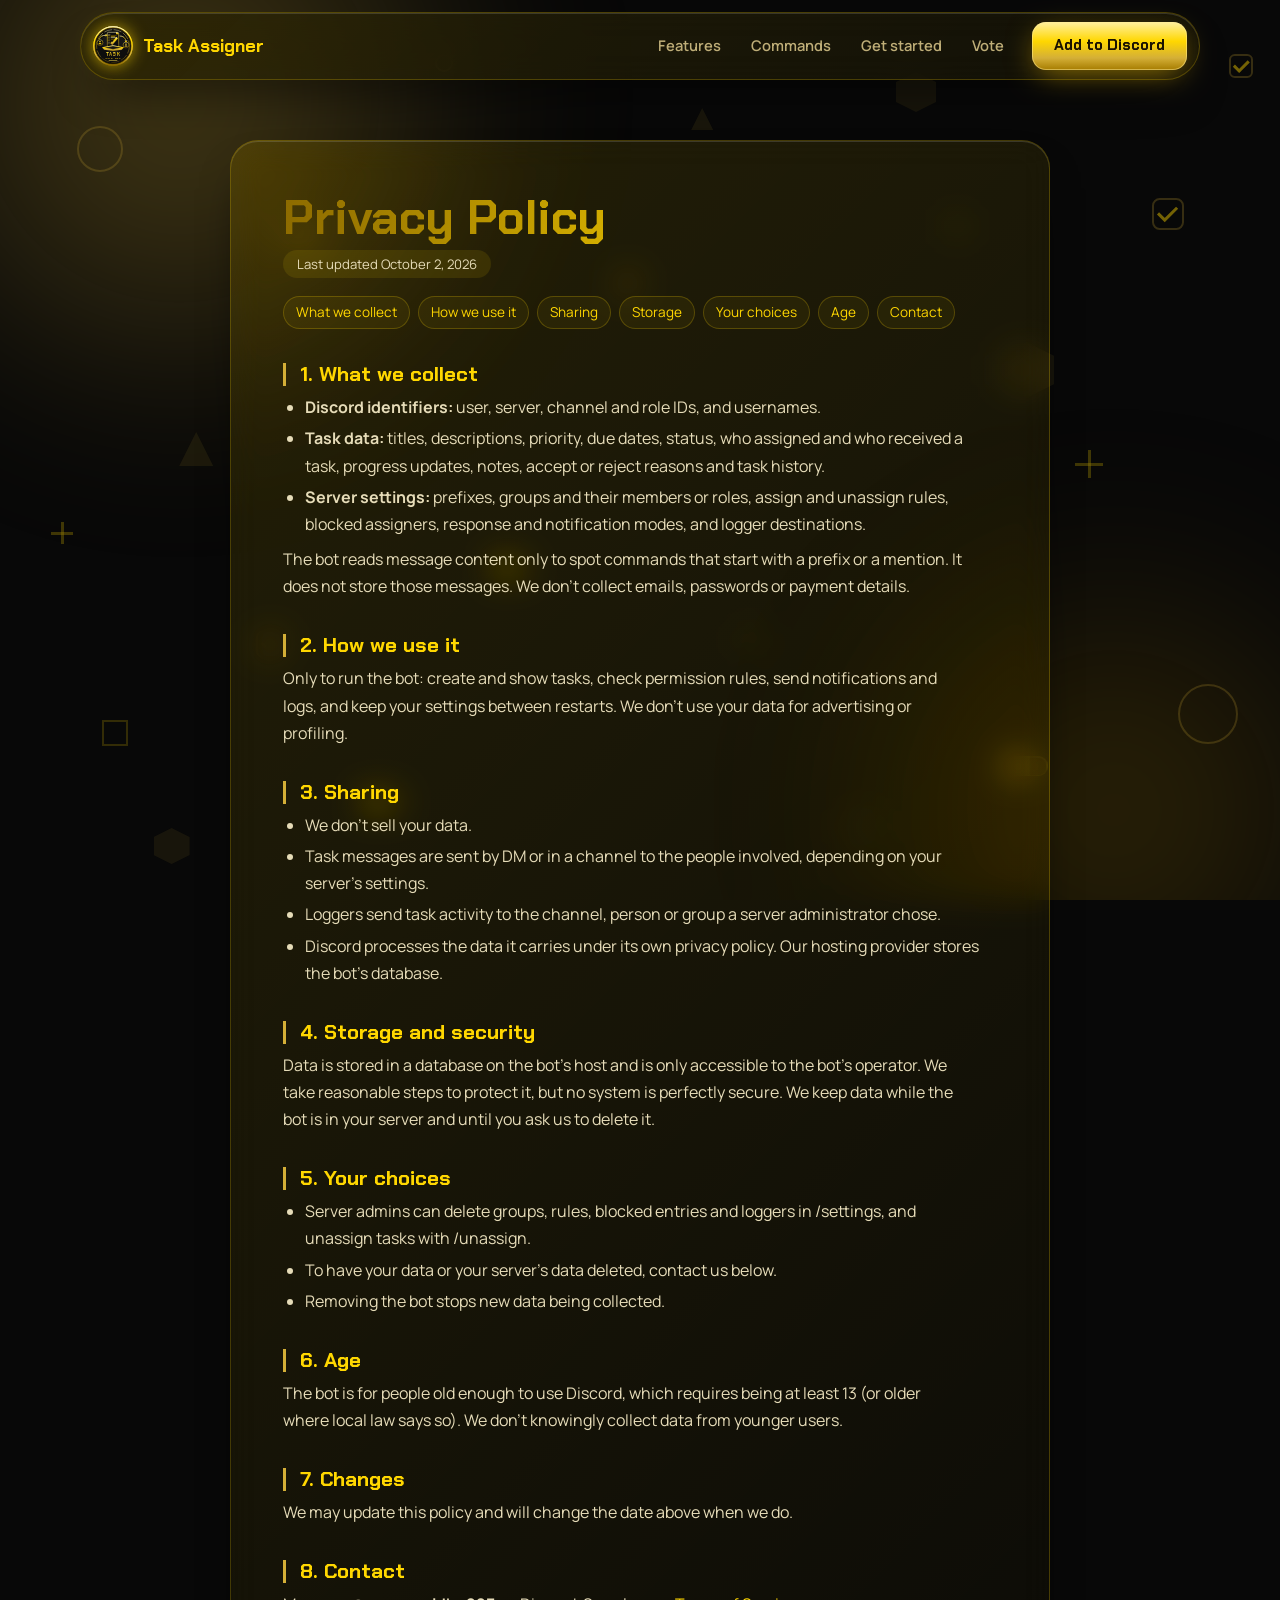
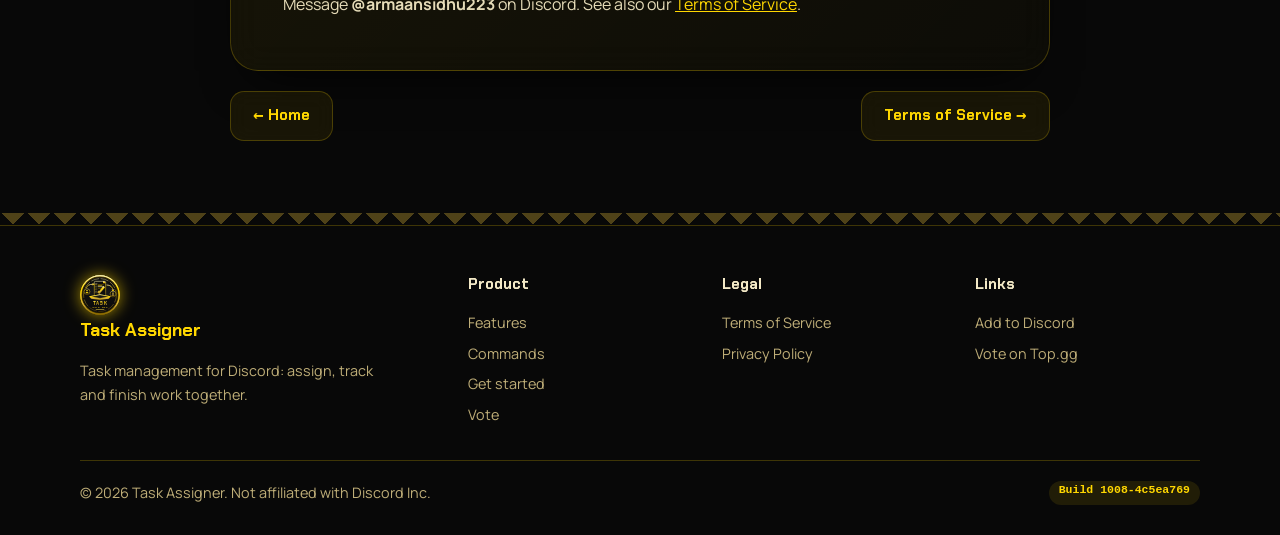
<file: pp.html>
<!DOCTYPE html>
<html lang="en"><head><meta charset="utf-8"><script>(function(d){d.classList.add("js");try{if(sessionStorage.getItem("ta_pre")){d.classList.add("nopre")}else{sessionStorage.setItem("ta_pre","1");d.classList.add("pre-on")}}catch(e){d.classList.add("nopre")}})(document.documentElement)</script><meta name="build" content="1008-4c5ea769"><meta name="viewport" content="width=device-width, initial-scale=1, minimum-scale=1, viewport-fit=cover">
<title>Privacy Policy | Task Assigner</title><meta name="description" content="How the Task Assigner Discord bot collects, uses and protects data."><meta name="robots" content="index, follow, max-image-preview:large"><meta name="theme-color" content="#080808"><meta name="color-scheme" content="dark">
<link rel="canonical" href="https://taskassigner.of.to/privacy"><link rel="icon" type="image/png" href="assets/favicon.png"><link rel="apple-touch-icon" href="assets/logo-512.png"><link rel="manifest" href="manifest.webmanifest">
<meta property="og:type" content="website"><meta property="og:site_name" content="Task Assigner"><meta property="og:title" content="Privacy Policy | Task Assigner"><meta property="og:description" content="How the Task Assigner Discord bot collects, uses and protects data."><meta property="og:url" content="https://taskassigner.of.to/privacy"><meta property="og:image" content="https://taskassigner.of.to/og-image.jpg"><meta property="og:image:width" content="1200"><meta property="og:image:height" content="630">
<meta name="twitter:card" content="summary_large_image"><meta name="twitter:title" content="Privacy Policy | Task Assigner"><meta name="twitter:description" content="How the Task Assigner Discord bot collects, uses and protects data."><meta name="twitter:image" content="https://taskassigner.of.to/og-image.jpg">
<link rel="preconnect" href="https://fonts.googleapis.com"><link rel="preconnect" href="https://fonts.gstatic.com" crossorigin>
<link rel="stylesheet" href="https://fonts.googleapis.com/css2?family=Chakra+Petch:wght@600;700&family=Manrope:wght@400;600;800&display=swap">
<link rel="stylesheet" href="assets/style.4c5ea769.css"><script id="discord:component-embed" type="application/json">{"component": {"type": 17, "accent_color": 13938487, "components": [{"type": 9, "components": [{"type": 10, "content": "# Task Assigner Privacy Policy"}, {"type": 10, "content": "How Task Assigner collects, uses and protects data."}], "accessory": {"type": 11, "media": {"url": "https://taskassigner.of.to/assets/logo-512.png"}}}, {"type": 10, "content": "🔒 **We never sell your data**   🗂️ **Only what the bot needs**   🙋 **Your choices**"}, {"type": 14, "divider": true, "spacing": 1}, {"type": 1, "components": [{"type": 2, "style": 5, "label": "Privacy Policy", "url": "https://taskassigner.of.to/privacy"}, {"type": 2, "style": 5, "label": "Terms of Service", "url": "https://taskassigner.of.to/terms"}, {"type": 2, "style": 5, "label": "Website", "url": "https://taskassigner.of.to/"}]}]}}</script></head><body>
<a class="skip" href="#main">Skip to content</a>
<svg width="0" height="0" style="position:absolute" aria-hidden="true"><defs>
<linearGradient id="g" x1="0" y1="0" x2="0" y2="1"><stop offset="0" stop-color="#fff4b0"/><stop offset=".35" stop-color="#ffd700"/><stop offset=".72" stop-color="#d4af37"/><stop offset="1" stop-color="#8c6a00"/></linearGradient>
<radialGradient id="bg" cx=".5" cy=".4" r=".7"><stop offset="0" stop-color="#1c1c1c"/><stop offset="1" stop-color="#040404"/></radialGradient>
<filter id="glow" x="-20%" y="-20%" width="140%" height="140%"><feGaussianBlur stdDeviation="4" result="b"/><feMerge><feMergeNode in="b"/><feMergeNode in="SourceGraphic"/></feMerge></filter>
<g id="logo"><g filter="url(#glow)">
<circle cx="300" cy="300" r="288" fill="none" stroke="url(#g)" stroke-width="16"/>
<circle cx="300" cy="300" r="270" fill="url(#bg)" stroke="#8c6a00" stroke-width="4"/>
<circle cx="300" cy="300" r="246" fill="none" stroke="url(#g)" stroke-width="7" stroke-dasharray="110 36" stroke-linecap="round" opacity=".85"/>
<rect x="215" y="95" width="170" height="225" rx="16" fill="#0c0c0c" stroke="url(#g)" stroke-width="8"/>
<path d="M345 95h22l18 22v10h-30a10 10 0 0 1-10-10z" fill="url(#g)"/>
<g fill="none" stroke="url(#g)" stroke-width="4"><rect x="230" y="128" width="22" height="22" rx="4"/><rect x="230" y="168" width="22" height="22" rx="4"/><rect x="230" y="208" width="22" height="22" rx="4"/><rect x="230" y="248" width="22" height="22" rx="4"/></g>
<path d="M235 140l6 7 11-14" fill="none" stroke="url(#g)" stroke-width="5" stroke-linecap="round" stroke-linejoin="round"/>
<g fill="url(#g)"><rect x="266" y="134" width="88" height="8" rx="2"/><rect x="266" y="154" width="68" height="8" rx="2"/><rect x="266" y="174" width="88" height="8" rx="2"/><rect x="266" y="194" width="60" height="8" rx="2"/></g>
<path d="M258 258l32 32 86-108-26-20-62 78-8-8z" fill="url(#g)" stroke="#0c0c0c" stroke-width="3" stroke-linejoin="round"/>
<path d="M135 318l165-30 165 30-34 38-131 20-131-20z" fill="url(#g)"/>
<path d="M172 322l128-22 128 22-128 26z" fill="#151515" stroke="url(#g)" stroke-width="3"/>
<g fill="#0b0b0b" stroke="url(#g)" stroke-width="7"><circle cx="105" cy="250" r="44"/><circle cx="495" cy="285" r="44"/></g>
<g fill="url(#g)"><circle cx="105" cy="238" r="12"/><path d="M82 276a23 20 0 0 1 46 0z"/><circle cx="495" cy="273" r="12"/><path d="M472 311a23 20 0 0 1 46 0z"/></g>
<g fill="none" stroke="url(#g)" stroke-width="11" stroke-linecap="round"><path d="M92 204C100 160 140 136 192 140"/><path d="M405 150c50 0 82 28 90 76"/></g>
<g fill="url(#g)"><path d="M188 120l32 20-34 22z"/><path d="M473 220l22 32 22-34z"/></g>
<g font-family="'Chakra Petch','Arial Black',Impact,sans-serif" font-weight="900" text-anchor="middle" fill="url(#g)" stroke="#2a1d00" stroke-width="1.5">
<text x="300" y="452" font-size="72" letter-spacing="4">TASK</text><text x="300" y="496" font-size="34" letter-spacing="8">ASSIGNER</text></g>
<path d="M230 516h140l-14 8H244z" fill="url(#g)"/>
</g></g></defs></svg>
<div class="wipe" aria-hidden="true"><i style="--k:0"></i><i style="--k:1"></i><i style="--k:2"></i><i style="--k:3"></i><i style="--k:4"></i><i style="--k:5"></i></div>
<div class="pre" aria-hidden="true"><div class="pl2"><svg viewBox="0 0 600 600" aria-hidden="true"><use href="#logo"/></svg></div><b class="gold">Task Assigner</b><div class="pbar"><i></i></div><small>Loading your workspace...</small></div>
<div class="bgfx"></div><div class="shapes" aria-hidden="true"><i class="ring" style="--x:6%;--y:14%;--s:46px;--d:-0s;--t:14s"></i><i class="chk" style="--x:90%;--y:22%;--s:32px;--d:-3s;--t:12s"></i><i class="tri" style="--x:14%;--y:48%;--s:34px;--d:-5s;--t:16s"></i><i class="plus" style="--x:84%;--y:50%;--s:28px;--d:-2s;--t:13s"></i><i class="ring" style="--x:92%;--y:76%;--s:60px;--d:-6s;--t:18s"></i><i class="dia" style="--x:8%;--y:80%;--s:26px;--d:-1s;--t:11s"></i><i class="hex" style="--x:70%;--y:8%;--s:40px;--d:-4s;--t:15s"></i><i class="bar" style="--x:30%;--y:88%;--s:18px;--d:-7s;--t:12s"></i><i class="chk" style="--x:48%;--y:30%;--s:26px;--d:-3s;--t:10s"></i><i class="dia" style="--x:58%;--y:70%;--s:20px;--d:-8s;--t:14s"></i><i class="hex" style="--x:22%;--y:24%;--s:44px;--d:-2s;--t:15s"></i><i class="hex" style="--x:78%;--y:38%;--s:56px;--d:-6s;--t:17s"></i><i class="bar" style="--x:40%;--y:62%;--s:16px;--d:-4s;--t:13s"></i><i class="ring" style="--x:66%;--y:90%;--s:34px;--d:-9s;--t:16s"></i><i class="plus" style="--x:4%;--y:58%;--s:22px;--d:-3s;--t:11s"></i><i class="chk" style="--x:96%;--y:6%;--s:24px;--d:-5s;--t:12s"></i><i class="tri" style="--x:54%;--y:12%;--s:22px;--d:-1s;--t:14s"></i><i class="hex" style="--x:12%;--y:92%;--s:36px;--d:-7s;--t:16s"></i><i class="ring" style="--x:34%;--y:6%;--s:18px;--d:-2s;--t:9s"></i><i class="plus" style="--x:74%;--y:24%;--s:20px;--d:-6s;--t:10s"></i><i class="chk" style="--x:20%;--y:70%;--s:28px;--d:-8s;--t:13s"></i><i class="bar" style="--x:80%;--y:84%;--s:18px;--d:-2s;--t:11s"></i></div><input id="nt" type="checkbox" hidden><header class="bar"><a class="brand" href="./"><svg viewBox="0 0 600 600" aria-hidden="true"><use href="#logo"/></svg>Task Assigner</a>
<nav class="nl" aria-label="Main"><a href="features/">Features</a><a href="commands/">Commands</a><a href="setup/">Get started</a><a href="vote/">Vote</a></nav>
<a class="btn" href="https://discord.com/oauth2/authorize?client_id=1555037991964246107">Add to Discord</a><label class="bur" for="nt" aria-label="Menu"><i></i><i></i><i></i></label></header>
<div class="rp" id="rp" aria-hidden="true"></div><main id="main"><article class="doc glass"><h1 class="gold">Privacy Policy</h1><p class="meta">Last updated October 2, 2026</p>
<nav class="toc"><a href="#collect">What we collect</a><a href="#use">How we use it</a><a href="#share">Sharing</a><a href="#keep">Storage</a><a href="#rights">Your choices</a><a href="#kids">Age</a><a href="#contact">Contact</a></nav>
<h2 id="collect">1. What we collect</h2><ul><li><b>Discord identifiers:</b> user, server, channel and role IDs, and usernames.</li><li><b>Task data:</b> titles, descriptions, priority, due dates, status, who assigned and who received a task, progress updates, notes, accept or reject reasons and task history.</li><li><b>Server settings:</b> prefixes, groups and their members or roles, assign and unassign rules, blocked assigners, response and notification modes, and logger destinations.</li></ul>
<p>The bot reads message content only to spot commands that start with a prefix or a mention. It does not store those messages. We don't collect emails, passwords or payment details.</p>
<h2 id="use">2. How we use it</h2><p>Only to run the bot: create and show tasks, check permission rules, send notifications and logs, and keep your settings between restarts. We don't use your data for advertising or profiling.</p>
<h2 id="share">3. Sharing</h2><ul><li>We don't sell your data.</li><li>Task messages are sent by DM or in a channel to the people involved, depending on your server's settings.</li><li>Loggers send task activity to the channel, person or group a server administrator chose.</li><li>Discord processes the data it carries under its own privacy policy. Our hosting provider stores the bot's database.</li></ul>
<h2 id="keep">4. Storage and security</h2><p>Data is stored in a database on the bot's host and is only accessible to the bot's operator. We take reasonable steps to protect it, but no system is perfectly secure. We keep data while the bot is in your server and until you ask us to delete it.</p>
<h2 id="rights">5. Your choices</h2><ul><li>Server admins can delete groups, rules, blocked entries and loggers in /settings, and unassign tasks with /unassign.</li><li>To have your data or your server's data deleted, contact us below.</li><li>Removing the bot stops new data being collected.</li></ul>
<h2 id="kids">6. Age</h2><p>The bot is for people old enough to use Discord, which requires being at least 13 (or older where local law says so). We don't knowingly collect data from younger users.</p>
<h2 id="changes">7. Changes</h2><p>We may update this policy and will change the date above when we do.</p>
<h2 id="contact">8. Contact</h2><p>Message <b>@armaansidhu223</b> on Discord. See also our <a href="terms">Terms of Service</a>.</p></article><div class="dnav"><a class="btn ghost" href="./">&larr; Home</a><a class="btn ghost" href="terms">Terms of Service &rarr;</a></div></main>
<footer><div class="w fg3"><div><a class="brand" href="./"><svg viewBox="0 0 600 600" aria-hidden="true"><use href="#logo"/></svg>Task Assigner</a><p>Task management for Discord: assign, track and finish work together.</p></div>
<div><h4>Product</h4><a href="features/">Features</a><a href="commands/">Commands</a><a href="setup/">Get started</a><a href="vote/">Vote</a></div>
<div><h4>Legal</h4><a href="terms">Terms of Service</a><a href="privacy">Privacy Policy</a></div>
<div><h4>Links</h4><a href="https://discord.com/oauth2/authorize?client_id=1555037991964246107">Add to Discord</a><a href="https://top.gg/bot/1555037991964246107/vote">Vote on Top.gg</a></div></div>
<div class="w cp2"><span>&copy; 2026 Task Assigner. Not affiliated with Discord Inc.</span><span class="bld">Build 1008-4c5ea769</span></div></footer>
<div class="toast" id="toast" role="status"></div>
<script defer src="assets/app.4c5ea769.js"></script></body></html>
</file>
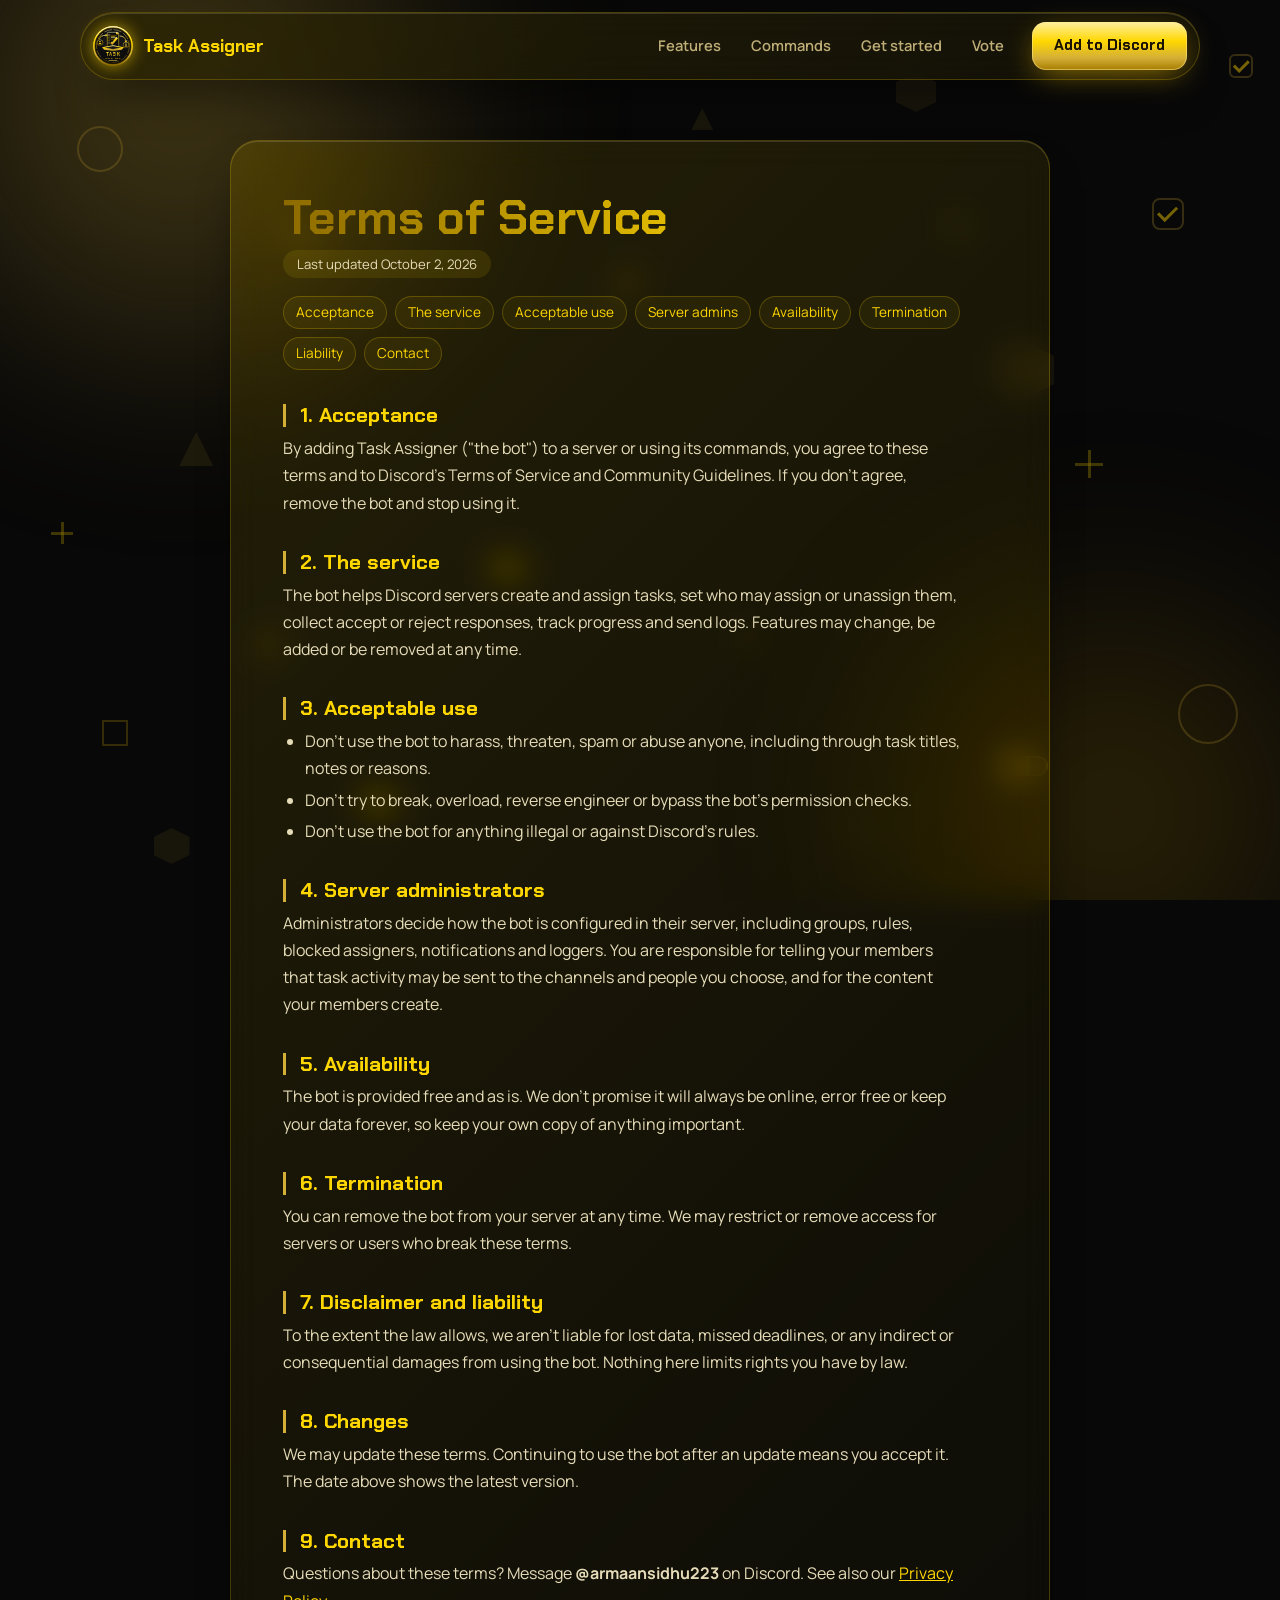
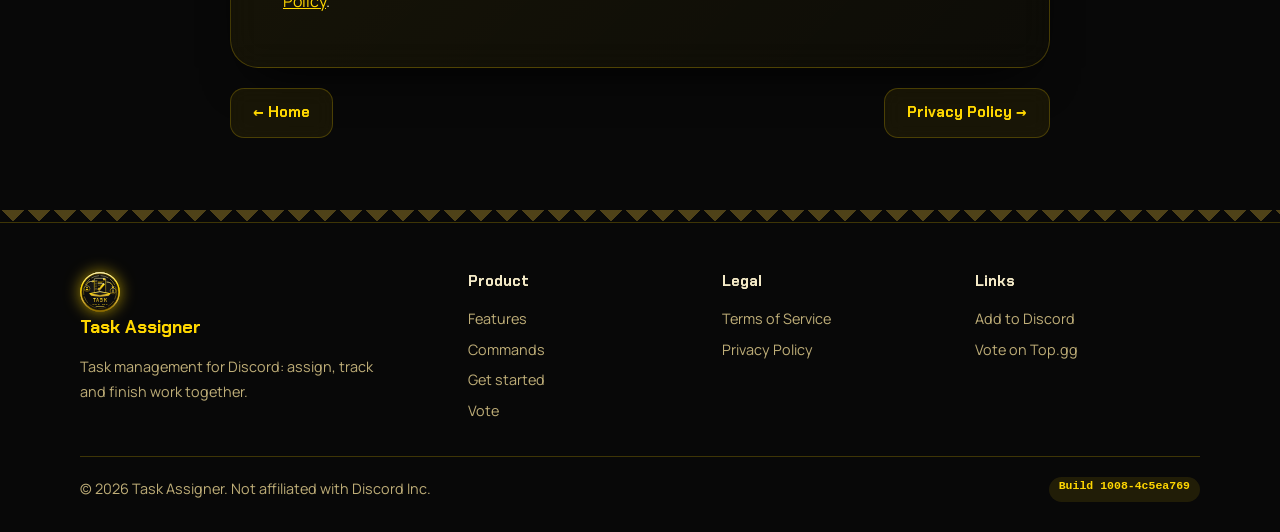
<file: terms.html>
<!DOCTYPE html>
<html lang="en"><head><meta charset="utf-8"><script>(function(d){d.classList.add("js");try{if(sessionStorage.getItem("ta_pre")){d.classList.add("nopre")}else{sessionStorage.setItem("ta_pre","1");d.classList.add("pre-on")}}catch(e){d.classList.add("nopre")}})(document.documentElement)</script><meta name="build" content="1008-4c5ea769"><meta name="viewport" content="width=device-width, initial-scale=1, minimum-scale=1, viewport-fit=cover">
<title>Terms of Service | Task Assigner</title><meta name="description" content="Terms of Service for the Task Assigner Discord bot."><meta name="robots" content="index, follow, max-image-preview:large"><meta name="theme-color" content="#080808"><meta name="color-scheme" content="dark">
<link rel="canonical" href="https://taskassigner.of.to/terms"><link rel="icon" type="image/png" href="assets/favicon.png"><link rel="apple-touch-icon" href="assets/logo-512.png"><link rel="manifest" href="manifest.webmanifest">
<meta property="og:type" content="website"><meta property="og:site_name" content="Task Assigner"><meta property="og:title" content="Terms of Service | Task Assigner"><meta property="og:description" content="Terms of Service for the Task Assigner Discord bot."><meta property="og:url" content="https://taskassigner.of.to/terms"><meta property="og:image" content="https://taskassigner.of.to/og-image.jpg"><meta property="og:image:width" content="1200"><meta property="og:image:height" content="630">
<meta name="twitter:card" content="summary_large_image"><meta name="twitter:title" content="Terms of Service | Task Assigner"><meta name="twitter:description" content="Terms of Service for the Task Assigner Discord bot."><meta name="twitter:image" content="https://taskassigner.of.to/og-image.jpg">
<link rel="preconnect" href="https://fonts.googleapis.com"><link rel="preconnect" href="https://fonts.gstatic.com" crossorigin>
<link rel="stylesheet" href="https://fonts.googleapis.com/css2?family=Chakra+Petch:wght@600;700&family=Manrope:wght@400;600;800&display=swap">
<link rel="stylesheet" href="assets/style.4c5ea769.css"><script id="discord:component-embed" type="application/json">{"component": {"type": 17, "accent_color": 13938487, "components": [{"type": 9, "components": [{"type": 10, "content": "# Task Assigner Terms of Service"}, {"type": 10, "content": "The terms for using the Task Assigner Discord bot."}], "accessory": {"type": 11, "media": {"url": "https://taskassigner.of.to/assets/logo-512.png"}}}, {"type": 10, "content": "📜 **Acceptable use**   🛡️ **Server admins**   ⚖️ **Liability**"}, {"type": 14, "divider": true, "spacing": 1}, {"type": 1, "components": [{"type": 2, "style": 5, "label": "Terms of Service", "url": "https://taskassigner.of.to/terms"}, {"type": 2, "style": 5, "label": "Privacy Policy", "url": "https://taskassigner.of.to/privacy"}, {"type": 2, "style": 5, "label": "Website", "url": "https://taskassigner.of.to/"}]}]}}</script></head><body>
<a class="skip" href="#main">Skip to content</a>
<svg width="0" height="0" style="position:absolute" aria-hidden="true"><defs>
<linearGradient id="g" x1="0" y1="0" x2="0" y2="1"><stop offset="0" stop-color="#fff4b0"/><stop offset=".35" stop-color="#ffd700"/><stop offset=".72" stop-color="#d4af37"/><stop offset="1" stop-color="#8c6a00"/></linearGradient>
<radialGradient id="bg" cx=".5" cy=".4" r=".7"><stop offset="0" stop-color="#1c1c1c"/><stop offset="1" stop-color="#040404"/></radialGradient>
<filter id="glow" x="-20%" y="-20%" width="140%" height="140%"><feGaussianBlur stdDeviation="4" result="b"/><feMerge><feMergeNode in="b"/><feMergeNode in="SourceGraphic"/></feMerge></filter>
<g id="logo"><g filter="url(#glow)">
<circle cx="300" cy="300" r="288" fill="none" stroke="url(#g)" stroke-width="16"/>
<circle cx="300" cy="300" r="270" fill="url(#bg)" stroke="#8c6a00" stroke-width="4"/>
<circle cx="300" cy="300" r="246" fill="none" stroke="url(#g)" stroke-width="7" stroke-dasharray="110 36" stroke-linecap="round" opacity=".85"/>
<rect x="215" y="95" width="170" height="225" rx="16" fill="#0c0c0c" stroke="url(#g)" stroke-width="8"/>
<path d="M345 95h22l18 22v10h-30a10 10 0 0 1-10-10z" fill="url(#g)"/>
<g fill="none" stroke="url(#g)" stroke-width="4"><rect x="230" y="128" width="22" height="22" rx="4"/><rect x="230" y="168" width="22" height="22" rx="4"/><rect x="230" y="208" width="22" height="22" rx="4"/><rect x="230" y="248" width="22" height="22" rx="4"/></g>
<path d="M235 140l6 7 11-14" fill="none" stroke="url(#g)" stroke-width="5" stroke-linecap="round" stroke-linejoin="round"/>
<g fill="url(#g)"><rect x="266" y="134" width="88" height="8" rx="2"/><rect x="266" y="154" width="68" height="8" rx="2"/><rect x="266" y="174" width="88" height="8" rx="2"/><rect x="266" y="194" width="60" height="8" rx="2"/></g>
<path d="M258 258l32 32 86-108-26-20-62 78-8-8z" fill="url(#g)" stroke="#0c0c0c" stroke-width="3" stroke-linejoin="round"/>
<path d="M135 318l165-30 165 30-34 38-131 20-131-20z" fill="url(#g)"/>
<path d="M172 322l128-22 128 22-128 26z" fill="#151515" stroke="url(#g)" stroke-width="3"/>
<g fill="#0b0b0b" stroke="url(#g)" stroke-width="7"><circle cx="105" cy="250" r="44"/><circle cx="495" cy="285" r="44"/></g>
<g fill="url(#g)"><circle cx="105" cy="238" r="12"/><path d="M82 276a23 20 0 0 1 46 0z"/><circle cx="495" cy="273" r="12"/><path d="M472 311a23 20 0 0 1 46 0z"/></g>
<g fill="none" stroke="url(#g)" stroke-width="11" stroke-linecap="round"><path d="M92 204C100 160 140 136 192 140"/><path d="M405 150c50 0 82 28 90 76"/></g>
<g fill="url(#g)"><path d="M188 120l32 20-34 22z"/><path d="M473 220l22 32 22-34z"/></g>
<g font-family="'Chakra Petch','Arial Black',Impact,sans-serif" font-weight="900" text-anchor="middle" fill="url(#g)" stroke="#2a1d00" stroke-width="1.5">
<text x="300" y="452" font-size="72" letter-spacing="4">TASK</text><text x="300" y="496" font-size="34" letter-spacing="8">ASSIGNER</text></g>
<path d="M230 516h140l-14 8H244z" fill="url(#g)"/>
</g></g></defs></svg>
<div class="wipe" aria-hidden="true"><i style="--k:0"></i><i style="--k:1"></i><i style="--k:2"></i><i style="--k:3"></i><i style="--k:4"></i><i style="--k:5"></i></div>
<div class="pre" aria-hidden="true"><div class="pl2"><svg viewBox="0 0 600 600" aria-hidden="true"><use href="#logo"/></svg></div><b class="gold">Task Assigner</b><div class="pbar"><i></i></div><small>Loading your workspace...</small></div>
<div class="bgfx"></div><div class="shapes" aria-hidden="true"><i class="ring" style="--x:6%;--y:14%;--s:46px;--d:-0s;--t:14s"></i><i class="chk" style="--x:90%;--y:22%;--s:32px;--d:-3s;--t:12s"></i><i class="tri" style="--x:14%;--y:48%;--s:34px;--d:-5s;--t:16s"></i><i class="plus" style="--x:84%;--y:50%;--s:28px;--d:-2s;--t:13s"></i><i class="ring" style="--x:92%;--y:76%;--s:60px;--d:-6s;--t:18s"></i><i class="dia" style="--x:8%;--y:80%;--s:26px;--d:-1s;--t:11s"></i><i class="hex" style="--x:70%;--y:8%;--s:40px;--d:-4s;--t:15s"></i><i class="bar" style="--x:30%;--y:88%;--s:18px;--d:-7s;--t:12s"></i><i class="chk" style="--x:48%;--y:30%;--s:26px;--d:-3s;--t:10s"></i><i class="dia" style="--x:58%;--y:70%;--s:20px;--d:-8s;--t:14s"></i><i class="hex" style="--x:22%;--y:24%;--s:44px;--d:-2s;--t:15s"></i><i class="hex" style="--x:78%;--y:38%;--s:56px;--d:-6s;--t:17s"></i><i class="bar" style="--x:40%;--y:62%;--s:16px;--d:-4s;--t:13s"></i><i class="ring" style="--x:66%;--y:90%;--s:34px;--d:-9s;--t:16s"></i><i class="plus" style="--x:4%;--y:58%;--s:22px;--d:-3s;--t:11s"></i><i class="chk" style="--x:96%;--y:6%;--s:24px;--d:-5s;--t:12s"></i><i class="tri" style="--x:54%;--y:12%;--s:22px;--d:-1s;--t:14s"></i><i class="hex" style="--x:12%;--y:92%;--s:36px;--d:-7s;--t:16s"></i><i class="ring" style="--x:34%;--y:6%;--s:18px;--d:-2s;--t:9s"></i><i class="plus" style="--x:74%;--y:24%;--s:20px;--d:-6s;--t:10s"></i><i class="chk" style="--x:20%;--y:70%;--s:28px;--d:-8s;--t:13s"></i><i class="bar" style="--x:80%;--y:84%;--s:18px;--d:-2s;--t:11s"></i></div><input id="nt" type="checkbox" hidden><header class="bar"><a class="brand" href="./"><svg viewBox="0 0 600 600" aria-hidden="true"><use href="#logo"/></svg>Task Assigner</a>
<nav class="nl" aria-label="Main"><a href="features/">Features</a><a href="commands/">Commands</a><a href="setup/">Get started</a><a href="vote/">Vote</a></nav>
<a class="btn" href="https://discord.com/oauth2/authorize?client_id=1555037991964246107">Add to Discord</a><label class="bur" for="nt" aria-label="Menu"><i></i><i></i><i></i></label></header>
<div class="rp" id="rp" aria-hidden="true"></div><main id="main"><article class="doc glass"><h1 class="gold">Terms of Service</h1><p class="meta">Last updated October 2, 2026</p>
<nav class="toc"><a href="#accept">Acceptance</a><a href="#service">The service</a><a href="#use">Acceptable use</a><a href="#admins">Server admins</a><a href="#availability">Availability</a><a href="#end">Termination</a><a href="#liability">Liability</a><a href="#contact">Contact</a></nav>
<h2 id="accept">1. Acceptance</h2><p>By adding Task Assigner ("the bot") to a server or using its commands, you agree to these terms and to Discord's Terms of Service and Community Guidelines. If you don't agree, remove the bot and stop using it.</p>
<h2 id="service">2. The service</h2><p>The bot helps Discord servers create and assign tasks, set who may assign or unassign them, collect accept or reject responses, track progress and send logs. Features may change, be added or be removed at any time.</p>
<h2 id="use">3. Acceptable use</h2><ul><li>Don't use the bot to harass, threaten, spam or abuse anyone, including through task titles, notes or reasons.</li><li>Don't try to break, overload, reverse engineer or bypass the bot's permission checks.</li><li>Don't use the bot for anything illegal or against Discord's rules.</li></ul>
<h2 id="admins">4. Server administrators</h2><p>Administrators decide how the bot is configured in their server, including groups, rules, blocked assigners, notifications and loggers. You are responsible for telling your members that task activity may be sent to the channels and people you choose, and for the content your members create.</p>
<h2 id="availability">5. Availability</h2><p>The bot is provided free and as is. We don't promise it will always be online, error free or keep your data forever, so keep your own copy of anything important.</p>
<h2 id="end">6. Termination</h2><p>You can remove the bot from your server at any time. We may restrict or remove access for servers or users who break these terms.</p>
<h2 id="liability">7. Disclaimer and liability</h2><p>To the extent the law allows, we aren't liable for lost data, missed deadlines, or any indirect or consequential damages from using the bot. Nothing here limits rights you have by law.</p>
<h2 id="changes">8. Changes</h2><p>We may update these terms. Continuing to use the bot after an update means you accept it. The date above shows the latest version.</p>
<h2 id="contact">9. Contact</h2><p>Questions about these terms? Message <b>@armaansidhu223</b> on Discord. See also our <a href="privacy">Privacy Policy</a>.</p></article><div class="dnav"><a class="btn ghost" href="./">&larr; Home</a><a class="btn ghost" href="privacy">Privacy Policy &rarr;</a></div></main>
<footer><div class="w fg3"><div><a class="brand" href="./"><svg viewBox="0 0 600 600" aria-hidden="true"><use href="#logo"/></svg>Task Assigner</a><p>Task management for Discord: assign, track and finish work together.</p></div>
<div><h4>Product</h4><a href="features/">Features</a><a href="commands/">Commands</a><a href="setup/">Get started</a><a href="vote/">Vote</a></div>
<div><h4>Legal</h4><a href="terms">Terms of Service</a><a href="privacy">Privacy Policy</a></div>
<div><h4>Links</h4><a href="https://discord.com/oauth2/authorize?client_id=1555037991964246107">Add to Discord</a><a href="https://top.gg/bot/1555037991964246107/vote">Vote on Top.gg</a></div></div>
<div class="w cp2"><span>&copy; 2026 Task Assigner. Not affiliated with Discord Inc.</span><span class="bld">Build 1008-4c5ea769</span></div></footer>
<div class="toast" id="toast" role="status"></div>
<script defer src="assets/app.4c5ea769.js"></script></body></html>
</file>
<file: assets/style.4c5ea769.css>
:root{--gold:#d4af37;--gold2:#ffd700;--ink:#080808;--line:rgba(255,215,0,.22);--txt:#f3e9c6;--mut:#bfae78;--ok:#7dffb0;--no:#ff8a8a;--hd:"Chakra Petch","Arial Black",system-ui,sans-serif;--bd:Manrope,system-ui,-apple-system,"Segoe UI",Roboto,sans-serif;--mo:ui-monospace,"JetBrains Mono",Menlo,Consolas,monospace;color-scheme:dark}*{box-sizing:border-box;margin:0}[hidden]{display:none!important}html{scroll-behavior:smooth;scroll-padding-top:100px;overflow-x:hidden;max-width:100%}body{font:400 1rem/1.7 var(--bd);color:var(--txt);background:var(--ink);overflow-x:clip;min-height:100vh;-webkit-font-smoothing:antialiased}main,footer{position:relative;z-index:1}h1,h2,h3,h4,.brand,.btn,code{font-family:var(--hd)}a{color:inherit}::selection{background:var(--gold2);color:#000}:focus-visible{outline:2px solid var(--gold2);outline-offset:3px;border-radius:10px}.w{width:min(1120px,calc(100% - 32px));margin-inline:auto}.skip{position:fixed;left:12px;top:-80px;z-index:999;background:var(--gold2);color:#000;padding:10px 16px;border-radius:12px;font-weight:700}.skip:focus{top:10px}.bgfx{position:fixed;inset:0;z-index:0;pointer-events:none;overflow:hidden}.bgfx:before,.bgfx:after{content:"";position:absolute;border-radius:50%;filter:blur(90px);opacity:.34;animation:drift 18s ease-in-out infinite alternate;will-change:transform}.bgfx:before{width:60vmax;height:60vmax;top:-22vmax;left:-16vmax;background:radial-gradient(circle,#d4af37,transparent 65%)}.bgfx:after{width:50vmax;height:50vmax;bottom:-18vmax;right:-12vmax;background:radial-gradient(circle,#8c6a00,transparent 65%);animation-delay:-7s}@keyframes drift{to{transform:translate(8vmax,6vmax) scale(1.15)}}.shapes{position:fixed;inset:0;z-index:0;pointer-events:none;overflow:hidden}.shapes i{position:absolute;left:var(--x);top:var(--y);width:var(--s);height:var(--s);opacity:.55;animation:sd var(--t) ease-in-out var(--d) infinite alternate,sr calc(var(--t)*3) linear infinite}.shapes .ring{border:2px solid rgba(212,175,55,.38);border-radius:50%}.shapes .dia{border:2px solid rgba(255,215,0,.32)}.shapes .tri{background:rgba(212,175,55,.15);clip-path:polygon(50% 0,100% 100%,0 100%)}.shapes .hex{background:rgba(212,175,55,.14);clip-path:polygon(50% 0,100% 25%,100% 75%,50% 100%,0 75%,0 25%)}.shapes .plus{--c:rgba(255,215,0,.42);background:linear-gradient(var(--c),var(--c)) center/100% 3px no-repeat,linear-gradient(var(--c),var(--c)) center/3px 100% no-repeat}.shapes .chk{border:2px solid rgba(212,175,55,.42);border-radius:24%}.shapes .chk:after{content:"";position:absolute;left:30%;top:6%;width:28%;height:58%;border:solid rgba(255,215,0,.8);border-width:0 3px 3px 0;transform:rotate(45deg)}.shapes .bar{width:calc(var(--s)*2.6);height:9px;border-radius:9px;background:linear-gradient(90deg,rgba(255,215,0,.5) 62%,rgba(255,215,0,.12) 62%)}@keyframes sd{to{transform:translate3d(26px,-70px,0)}}@keyframes sr{to{rotate:360deg}}@supports(animation-timeline:scroll()){.shapes i{animation:sd var(--t) ease-in-out var(--d) infinite alternate,sr calc(var(--t)*3) linear infinite,par linear both;animation-timeline:auto,auto,scroll(root)}@keyframes par{to{translate:0 calc(var(--p,1)*-420px)}}.shapes i:nth-child(3n){--p:.45}.shapes i:nth-child(3n+1){--p:1.1}.shapes i:nth-child(3n+2){--p:1.8}}.gold{background:linear-gradient(100deg,#8c6a00,#ffd700 30%,#fff6bf 50%,#d4af37 70%,#8c6a00);background-size:250% 100%;-webkit-background-clip:text;background-clip:text;color:transparent;animation:sheen 7s linear infinite}@keyframes sheen{to{background-position:-250% 0}}.glass{position:relative;overflow:hidden;background:radial-gradient(260px circle at var(--mx,-400px) var(--my,-400px),rgba(255,215,0,.16),transparent 70%),linear-gradient(135deg,rgba(255,215,0,.11),rgba(255,215,0,.025));border:1px solid var(--line);border-radius:22px;-webkit-backdrop-filter:blur(16px) saturate(150%);backdrop-filter:blur(16px) saturate(150%);box-shadow:inset 0 1px 0 rgba(255,255,255,.14),0 24px 50px -24px #000}.glass:after{content:"";position:absolute;inset:0;pointer-events:none;background:linear-gradient(115deg,transparent 40%,rgba(255,236,150,.2) 50%,transparent 60%);transform:translateX(-130%);transition:transform .9s}.glass:hover:after{transform:translateX(130%)}.btn{position:relative;overflow:hidden;display:inline-flex;align-items:center;justify-content:center;gap:8px;padding:11px 22px;border:0;cursor:pointer;border-radius:14px;font-weight:700;font-size:.95rem;text-decoration:none;color:#1a1200;background:linear-gradient(180deg,#fff0a0,#ffd700 40%,#d4af37 75%,#a67c00);box-shadow:inset 0 0 0 1px rgba(255,236,150,.5),0 8px 30px -6px rgba(255,200,0,.55);transition:transform .2s,box-shadow .2s}.btn:after{content:"";position:absolute;inset:0;background:linear-gradient(110deg,transparent 35%,rgba(255,255,255,.7) 50%,transparent 65%);transform:translateX(-130%);animation:sweep 4.5s 1.5s infinite}@keyframes sweep{35%,100%{transform:translateX(130%)}}.btn:hover{transform:translateY(-2px);box-shadow:inset 0 0 0 1px rgba(255,236,150,.6),0 12px 40px -4px rgba(255,200,0,.8)}.btn:active{transform:scale(.96)}.btn.ghost{color:var(--gold2);background:rgba(255,215,0,.07);border:1px solid var(--line);box-shadow:none;-webkit-backdrop-filter:blur(10px);backdrop-filter:blur(10px)}.btn.ghost:after{display:none}.btn.ghost:hover{background:rgba(255,215,0,.15)}.btn.sm{padding:8px 16px;font-size:.85rem;border-radius:12px}.btn.ok{animation:pop2 .45s}@keyframes pop2{40%{transform:scale(1.08)}}.bar{position:fixed;top:calc(env(safe-area-inset-top,0px) + 12px);left:50%;transform:translateX(-50%);z-index:70;width:min(1120px,calc(100% - 24px));display:flex;align-items:center;gap:6px;padding:9px 12px;border-radius:999px;animation:nd .9s cubic-bezier(.2,.9,.3,1) both}@keyframes nd{from{transform:translate(-50%,-150%);opacity:0}}.brand{display:flex;align-items:center;gap:10px;font-weight:700;font-size:1.12rem;color:var(--gold2);text-decoration:none;margin-right:auto}.brand svg{display:block;width:40px;height:40px;filter:drop-shadow(0 0 8px rgba(255,215,0,.65));transition:transform .7s cubic-bezier(.2,.9,.3,1.4)}.brand:hover svg{transform:rotate(360deg) scale(1.1)}.nl{display:flex;gap:2px;margin-right:8px}.nl a{position:relative;padding:8px 14px;border-radius:999px;color:var(--mut);text-decoration:none;font-weight:600;font-size:.92rem;transition:color .2s,background .2s}.nl a:hover{color:var(--gold2)}.nl a[aria-current]{color:#1a1200;background:linear-gradient(180deg,#ffe97a,#d4af37)}.nl a:not([aria-current]):after{content:"";position:absolute;left:50%;bottom:3px;width:0;height:2px;border-radius:2px;background:var(--gold2);transition:width .3s,left .3s}.nl a:not([aria-current]):hover:after{width:40%;left:30%}.bur{display:none;width:42px;height:42px;border-radius:50%;background:rgba(255,215,0,.1);cursor:pointer;flex-direction:column;justify-content:center;align-items:center;gap:5px;transition:background .3s,transform .4s cubic-bezier(.2,.9,.3,1.3)}.bur i{width:18px;height:2px;background:var(--txt);border-radius:2px;transition:.25s}#nt:checked~.bar .bur i:first-child{transform:translateY(7px) rotate(45deg)}#nt:checked~.bar .bur i:nth-child(2){opacity:0}#nt:checked~.bar .bur i:last-child{transform:translateY(-7px) rotate(-45deg)}#nt:checked~.bar .bur{background:rgba(255,215,0,.28);transform:rotate(90deg)}@media(max-width:860px){.bur{display:flex}.bar .btn{display:none}.nl{display:flex;position:absolute;top:calc(100% + 8px);left:0;right:0;margin:0;flex-direction:column;padding:10px;border-radius:24px;background:rgba(12,10,4,.97);border:1px solid var(--line);box-shadow:0 20px 50px rgba(0,0,0,.7);visibility:hidden;opacity:0;transform:translateY(-16px) scale(.96);transform-origin:top center;pointer-events:none;transition:opacity .3s,transform .4s cubic-bezier(.2,.9,.3,1.25),visibility 0s .4s}#nt:checked~.bar .nl{visibility:visible;opacity:1;transform:none;pointer-events:auto;transition-delay:0s}.nl a{padding:14px;opacity:0;transform:translateX(-18px);transition:opacity .3s,transform .4s,color .2s}#nt:checked~.bar .nl a{opacity:1;transform:none;transition-delay:calc(var(--i,0)*.06s + .1s),calc(var(--i,0)*.06s + .1s),0s}.nl a:nth-child(2){--i:1}.nl a:nth-child(3){--i:2}.nl a:nth-child(4){--i:3}.nl a:nth-child(5){--i:4}.nl a:after{display:none}}.hero{overflow-x:clip;display:grid;grid-template-columns:minmax(0,1.1fr) minmax(0,.9fr);gap:32px;align-items:center;padding:clamp(110px,14vw,150px) 0 40px;position:relative}h1{font-size:clamp(2.2rem,5.6vw,4.2rem);line-height:1.06;font-weight:700}.lead{font-size:clamp(1rem,2vw,1.2rem);color:var(--mut);max-width:52ch;margin:20px 0 28px}.cta,.chips{display:flex;flex-wrap:wrap;gap:12px}.chips{gap:8px;margin-top:26px}.chip{padding:5px 14px;border-radius:999px;font-size:.85rem;border-radius:999px}.ht>*{animation:rise .9s cubic-bezier(.2,.8,.2,1) var(--sd,0s) both}.ht>:nth-child(2){--sd:.1s}.ht>:nth-child(3){--sd:.22s}.ht>:nth-child(4){--sd:.34s}.ht>:nth-child(5){--sd:.46s}@keyframes rise{from{opacity:0;transform:translateY(24px)}}@keyframes pop{from{opacity:0;transform:scale(.7) rotate(-8deg)}}@keyframes float{50%{transform:translateY(-14px)}}@keyframes spin{to{transform:rotate(1turn)}}@keyframes pulse{50%{filter:drop-shadow(0 0 34px rgba(255,215,0,.55))}}.emw{position:relative;width:min(440px,100%);aspect-ratio:1;margin:auto}.emblem{position:absolute;inset:6%;display:grid;place-items:center;animation:pop 1.2s cubic-bezier(.2,.9,.2,1) both,float 7s 1.2s ease-in-out infinite}.emblem:before{content:"";position:absolute;inset:-6%;border-radius:50%;background:conic-gradient(transparent,rgba(255,215,0,.85),transparent 30%,rgba(255,236,150,.6),transparent 70%);filter:blur(16px);animation:spin 9s linear infinite}.emblem svg{display:block;position:relative;width:100%;height:100%;animation:pulse 4s ease-in-out infinite}.rg{position:absolute;inset:0;border-radius:50%;border:2px dashed rgba(255,215,0,.4);animation:spin 36s linear infinite}.rg.r2{inset:3%;border:2px dotted rgba(212,175,55,.3);animation-direction:reverse;animation-duration:50s}.ob{position:absolute;left:50%;top:50%;width:26px;height:26px;margin:-13px;display:grid;place-items:center;border-radius:8px;background:linear-gradient(135deg,#fff0a0,#d4af37);color:#1a1200;font:700 15px var(--hd);box-shadow:0 0 18px rgba(255,215,0,.7);animation:orb 12s linear infinite}.ob.b{width:18px;height:18px;margin:-9px;font-size:11px;animation-duration:18s;animation-direction:reverse;--r:calc(var(--rad)*.86)}.emw{--rad:min(205px,40vw);container-type:inline-size}@supports(width:1cqw){.emw{--rad:calc(50cqw - 14px)}}@keyframes orb{from{transform:rotate(0) translateX(var(--r,var(--rad))) rotate(0)}to{transform:rotate(360deg) translateX(var(--r,var(--rad))) rotate(-360deg)}}.fcard{position:absolute;display:flex;gap:10px;align-items:center;padding:10px 14px;border-radius:16px;font-size:.82rem;line-height:1.3;animation:fc 6s ease-in-out infinite alternate;z-index:2;white-space:nowrap}.fcard b{display:block;font:700 .88rem var(--hd);color:var(--gold2)}.fcard small{color:var(--mut)}.fcard.c1{left:-2%;top:8%}.fcard.c2{right:-2%;top:44%;animation-delay:-2s}.fcard.c3{left:2%;bottom:4%;animation-delay:-4s}@keyframes fc{to{transform:translateY(-14px)}}.ck{width:26px;height:26px;flex:none}.ck path{fill:none;stroke:var(--gold2);stroke-width:2.4;stroke-linecap:round;stroke-linejoin:round;stroke-dasharray:24;stroke-dashoffset:24;animation:draw 3.6s ease-in-out infinite}@keyframes draw{20%,80%{stroke-dashoffset:0}}.pb{width:130px;height:7px;border-radius:7px;background:rgba(255,215,0,.15);overflow:hidden;margin-top:5px}.pb i{display:block;height:100%;width:75%;border-radius:7px;background:linear-gradient(90deg,#d4af37,#fff0a0);animation:fillp 4s ease-in-out infinite alternate}@keyframes fillp{from{width:20%}}@media(max-width:960px){.hero{grid-template-columns:1fr;text-align:left}.emw{order:-1;width:min(340px,86%)}}@media(max-width:560px){.fcard{display:none}.fcard.c2{display:flex;right:-2%;top:auto;bottom:0}}.mq{position:relative;z-index:1;overflow:hidden;padding:15px 0;border-block:1px solid var(--line);background:rgba(255,215,0,.04)}.mqi{display:flex;gap:34px;width:max-content;font:700 1.15rem var(--hd);color:var(--gold);white-space:nowrap;animation:mq 42s linear infinite}.mqi i{font-style:normal;color:var(--gold2)}.mq:hover .mqi{animation-play-state:paused}@keyframes mq{to{transform:translateX(-50%)}}section{position:relative}.sec{padding:84px 0 0}h2{font-size:clamp(1.8rem,4.2vw,2.8rem);line-height:1.1;font-weight:700}h2.gold:before{content:"";display:inline-block;width:.34em;height:.34em;margin-right:.45em;vertical-align:.14em;background:var(--gold2);rotate:45deg;box-shadow:0 0 18px var(--gold2);-webkit-text-fill-color:initial;animation:pulse2 3s ease-in-out infinite}@keyframes pulse2{50%{transform:scale(1.35)}}.sub{color:var(--mut);margin:10px 0 36px;max-width:60ch}.pg{padding:clamp(120px,15vw,160px) 0 0;text-align:center}.pg h1{margin-bottom:12px}.pg .lead{margin:0 auto}.dv{height:24px;margin:76px auto 0;width:min(1120px,calc(100% - 32px));position:relative}.dv:before{content:"";position:absolute;left:0;right:0;top:11px;height:2px;background:repeating-linear-gradient(90deg,rgba(212,175,55,.55) 0 10px,transparent 10px 20px);-webkit-mask:linear-gradient(90deg,transparent,#000 12%,#000 88%,transparent);mask:linear-gradient(90deg,transparent,#000 12%,#000 88%,transparent);animation:dash 1.2s linear infinite;background-size:20px 2px}.dv:after{content:"";position:absolute;top:5px;left:0;width:12px;height:12px;background:var(--gold2);rotate:45deg;box-shadow:0 0 16px var(--gold2);animation:trav 7s ease-in-out infinite alternate}@keyframes dash{to{background-position:20px 0}}@keyframes trav{to{left:calc(100% - 12px)}}.dv+.sec{padding-top:56px}.hx{position:absolute;pointer-events:none;width:var(--hs,64px);aspect-ratio:1/1.1;right:0;top:70px;background:linear-gradient(135deg,rgba(255,215,0,.5),rgba(140,106,0,.12));clip-path:polygon(50% 0,100% 25%,100% 75%,50% 100%,0 75%,0 25%);animation:hxf 7s ease-in-out infinite alternate}.hx:after{content:"";position:absolute;inset:3px;background:#090806;clip-path:inherit}.hx.h2{--hs:34px;right:78px;top:118px;animation-delay:-3s;opacity:.7}@keyframes hxf{from{transform:translateY(0) rotate(-4deg)}to{transform:translateY(-18px) rotate(6deg)}}.bento{display:grid;grid-template-columns:repeat(6,minmax(0,1fr));gap:16px}.card{position:relative;padding:26px;grid-column:span 2;transition:transform .25s,box-shadow .25s}.card.s3{grid-column:span 3}.card.s4{grid-column:span 4}.card.s6{grid-column:span 6}.card:hover{transform:translateY(-4px);box-shadow:inset 0 1px 0 rgba(255,255,255,.14),0 26px 56px -20px rgba(255,200,0,.28)}.card .ico{width:52px;height:52px;display:grid;place-items:center;font-size:26px;border-radius:16px;background:rgba(255,215,0,.1);box-shadow:inset 0 0 0 1px var(--line);margin-bottom:14px;transition:transform .4s}.card:hover .ico{animation:wig .6s}@keyframes wig{25%{transform:rotate(-12deg) scale(1.12)}75%{transform:rotate(10deg) scale(1.12)}}.card h3{font-size:1.15rem;color:var(--gold2);margin-bottom:6px}.card p{color:#e6dcb8;font-size:.95rem}.card code,.sub code,.faq code,.stp code{padding:1px 8px;border-radius:8px;background:rgba(255,215,0,.12);color:var(--gold2);font-size:.88em;word-break:break-all}.card:before{content:"";position:absolute;right:14px;top:14px;width:56px;height:56px;pointer-events:none;background:radial-gradient(circle,rgba(255,215,0,.4) 1.6px,transparent 2px) 0 0/12px 12px;-webkit-mask:linear-gradient(225deg,#000,transparent 70%);mask:linear-gradient(225deg,#000,transparent 70%);opacity:.8}@media(max-width:900px){.bento{grid-template-columns:repeat(2,minmax(0,1fr))}.card,.card.s3{grid-column:span 1}.card.s4,.card.s6{grid-column:span 2}}@media(max-width:600px){.bento{grid-template-columns:minmax(0,1fr)}.card,.card.s3,.card.s4,.card.s6{grid-column:auto}}.stp{list-style:none;display:grid;grid-template-columns:repeat(4,minmax(0,1fr));gap:16px;counter-reset:s;position:relative}.stp:before{content:"";position:absolute;left:8%;right:8%;top:42px;height:3px;border-radius:3px;background:linear-gradient(90deg,var(--gold2),var(--gold) 60%,transparent);transform-origin:left}.stp li{position:relative;counter-increment:s;padding:64px 20px 22px;border-radius:22px}.stp li:before{content:counter(s);position:absolute;left:20px;top:18px;width:46px;height:46px;display:grid;place-items:center;border-radius:50%;background:linear-gradient(135deg,#fff0a0,#d4af37);color:#1a1200;font:700 1.15rem var(--hd);box-shadow:0 0 22px rgba(255,215,0,.5)}.stp li b{display:block;font:700 1.1rem var(--hd);color:var(--gold2);margin-bottom:4px}.stp li{color:#e6dcb8;font-size:.95rem}@media(max-width:900px){.stp{grid-template-columns:repeat(2,minmax(0,1fr))}.stp:before{display:none}}@media(max-width:560px){.stp{grid-template-columns:minmax(0,1fr)}}.cmds{display:grid;grid-template-columns:repeat(3,minmax(0,1fr));gap:12px}.cmdc{position:relative;display:flex;flex-direction:column;gap:6px;padding:18px 18px 16px;border-radius:18px;animation:pin .4s both}@keyframes pin{from{opacity:0;transform:scale(.94)}}.cmdc code{align-self:flex-start;font-size:1.02rem;color:var(--gold2);font-weight:700;overflow-wrap:anywhere}.cmdc p{color:#e6dcb8;font-size:.9rem}.cmdc .tg{position:absolute;right:12px;top:12px;font:600 .68rem var(--bd);letter-spacing:.06em;text-transform:uppercase;color:var(--mut);padding:2px 9px;border-radius:999px;border:1px solid var(--line)}.cmdc .cp{margin-top:6px;align-self:flex-start}.fl{display:flex;flex-wrap:wrap;gap:10px;margin-bottom:22px;align-items:center}.fl input{flex:1 1 220px;min-width:0;padding:12px 16px;border-radius:14px;border:1px solid var(--line);background:rgba(255,215,0,.06);color:var(--txt);font:500 .95rem var(--bd)}.fl input:focus{outline:2px solid var(--gold2)}.fchip{padding:8px 16px;border-radius:999px;border:1px solid var(--line);background:rgba(255,215,0,.06);color:var(--mut);font:600 .85rem var(--bd);cursor:pointer;transition:.2s}.fchip:hover{color:var(--gold2)}.fchip[aria-pressed=true]{background:linear-gradient(180deg,#ffe97a,#d4af37);color:#1a1200;border-color:transparent}.none{padding:30px;text-align:center;color:var(--mut)}@media(max-width:900px){.cmds{grid-template-columns:repeat(2,minmax(0,1fr))}}@media(max-width:560px){.cmds{grid-template-columns:minmax(0,1fr)}}.dgrid{display:grid;grid-template-columns:minmax(0,.9fr) minmax(0,1.1fr);gap:30px;align-items:center}.dgrid ul{list-style:none;display:grid;gap:12px;margin-top:20px}.dgrid li{display:flex;gap:12px;color:#e6dcb8}.dgrid li:before{content:"\2713";flex:none;width:24px;height:24px;display:grid;place-items:center;border-radius:8px;background:rgba(255,215,0,.14);color:var(--gold2);font-weight:800;font-size:.8rem}.demo{padding:0;border-radius:20px}.dh{display:flex;align-items:center;gap:10px;padding:12px 18px;border-bottom:1px solid var(--line);font-size:.85rem;color:var(--mut)}.dh b{color:var(--txt);font-family:var(--hd)}.dh .dot{width:10px;height:10px;border-radius:50%;background:var(--ok);box-shadow:0 0 10px var(--ok)}.dm{display:flex;gap:12px;padding:18px;position:relative}.dm .av{flex:none;width:42px;height:42px}.dm .av svg{width:100%;height:100%;display:block}.dc{flex:1;min-width:0}.dc .nm{font:700 .95rem var(--hd);color:var(--gold2)}.dc .nm em{font:700 .62rem var(--bd);font-style:normal;background:#5865f2;color:#fff;padding:1px 6px;border-radius:5px;margin-left:6px;vertical-align:2px}.panel{margin-top:8px;padding:14px 16px;border-radius:12px;background:rgba(0,0,0,.35);border-left:4px solid var(--gold2)}.panel h4{font-size:1.05rem}.panel p{color:#e6dcb8;font-size:.92rem}.mt2{display:flex;flex-wrap:wrap;gap:6px 14px;color:var(--mut);font-size:.8rem;margin-top:6px}.stt{display:inline-block;margin-top:10px;padding:2px 12px;border-radius:999px;font:700 .75rem var(--hd);letter-spacing:.04em;background:rgba(255,215,0,.16);color:var(--gold2);transition:.3s}.stt.acc{background:rgba(125,255,176,.16);color:var(--ok)}.stt.rej{background:rgba(255,138,138,.16);color:var(--no)}.dpb{height:9px;border-radius:9px;background:rgba(255,215,0,.14);overflow:hidden;margin:12px 0 4px}.dpb i{display:block;height:100%;width:0;border-radius:9px;background:linear-gradient(90deg,#d4af37,#fff0a0);transition:width .7s cubic-bezier(.3,.9,.3,1)}.pct{font-size:.75rem;color:var(--mut)}.db{display:flex;flex-wrap:wrap;gap:8px;margin-top:12px}.dbn{padding:8px 16px;border:0;border-radius:8px;cursor:pointer;font:700 .82rem var(--bd);color:#fff;background:#4e5058;transition:transform .15s,filter .2s;animation:pin .35s both}.dbn:hover{filter:brightness(1.2)}.dbn:active{transform:scale(.94)}.dbn.ok{background:#248046}.dbn.no{background:#da373c}.dbn.gd{background:linear-gradient(180deg,#ffe97a,#d4af37);color:#1a1200}.lg{list-style:none;margin:14px 0 0;display:grid;gap:4px;font-size:.78rem;color:var(--mut);min-height:84px}.lg li{animation:pin .4s both}.lg li:before{content:"\25B8 ";color:var(--gold2)}.cf{position:absolute;left:50%;top:40%;width:8px;height:8px;border-radius:2px;background:var(--gold2);pointer-events:none;animation:cf .9s cubic-bezier(.2,.8,.3,1) forwards}@keyframes cf{to{transform:translate(var(--dx),var(--dy)) rotate(540deg);opacity:0}}@media(max-width:900px){.dgrid{grid-template-columns:minmax(0,1fr)}}.flow{display:flex;align-items:center;justify-content:center;gap:14px;flex-wrap:wrap;padding:34px 20px}.node{padding:16px 22px;border-radius:16px;text-align:center;font:700 1rem var(--hd);color:var(--gold2);min-width:150px}.node small{display:block;font:500 .75rem var(--bd);color:var(--mut)}.arrow{position:relative;width:110px;height:6px;background:repeating-linear-gradient(90deg,var(--gold2) 0 12px,transparent 12px 20px);background-size:20px 6px;animation:dash 1s linear infinite}.arrow:after{content:"";position:absolute;right:0;top:-7px;border:10px solid transparent;border-left:14px solid var(--gold2);border-right:0}.blk{padding:6px 14px;border-radius:999px;background:rgba(255,138,138,.12);color:var(--no);font-size:.82rem;font-weight:700;border:1px solid rgba(255,138,138,.3)}.faq{display:grid;gap:10px;max-width:860px}.faq details{border-radius:18px;border:1px solid var(--line);background:rgba(255,215,0,.05)}.faq summary{cursor:pointer;padding:18px 22px;font:700 1.02rem var(--hd);list-style:none;display:flex;justify-content:space-between;gap:10px}.faq summary::-webkit-details-marker{display:none}.faq summary:after{content:"+";color:var(--gold2);font-size:1.4rem;line-height:1;transition:transform .25s}.faq details[open] summary:after{transform:rotate(45deg)}.faq p{padding:0 22px 20px;color:#e6dcb8}.band{margin:84px auto 0;padding:clamp(34px,6vw,64px) 24px;text-align:center;border-radius:30px}.band:before{content:"";position:absolute;left:50%;top:50%;width:900px;max-width:none;aspect-ratio:1;translate:-50% -50%;pointer-events:none;background:repeating-conic-gradient(rgba(255,215,0,.09) 0 4deg,transparent 4deg 16deg);-webkit-mask:radial-gradient(circle,transparent 12%,#000 30%,transparent 62%);mask:radial-gradient(circle,transparent 12%,#000 30%,transparent 62%);animation:spin 80s linear infinite}.band>*{position:relative}.band p{color:var(--mut);margin:10px 0 22px}.band .cta{justify-content:center}footer{margin-top:84px;border-top:1px solid var(--line);padding:46px 0 30px;color:var(--mut);font-size:.9rem}footer:before{content:"";position:absolute;left:0;right:0;top:-1px;height:12px;transform:translateY(-100%);background:conic-gradient(from -45deg at bottom,#0000,rgba(212,175,55,.35) 1deg 89deg,#0000 90deg) 0 0/26px 12px repeat-x;animation:dash 4s linear infinite reverse;background-size:26px 12px}.fg3{display:grid;grid-template-columns:minmax(0,1.6fr) repeat(3,minmax(0,1fr));gap:28px}.fg3 h4{color:var(--txt);font-size:.95rem;margin-bottom:10px}.fg3 a{display:block;padding:3px 0;text-decoration:none}.fg3 a:hover{color:var(--gold2)}.fg3 p{margin-top:10px;max-width:320px}.cp2{margin-top:30px;padding-top:20px;border-top:1px solid var(--line);display:flex;justify-content:space-between;gap:10px;flex-wrap:wrap}.bld{padding:2px 10px;border-radius:999px;background:rgba(255,215,0,.1);font:600 .72rem var(--mo);color:var(--gold2)}@media(max-width:760px){.fg3{grid-template-columns:minmax(0,1fr) minmax(0,1fr)}.fg3>div:first-child{grid-column:1/-1}}.doc{width:min(820px,calc(100% - 24px));margin:140px auto 20px;padding:clamp(22px,5vw,52px);border-radius:28px;animation:rise .9s .1s cubic-bezier(.2,.8,.2,1) both}.doc h1{font-size:clamp(2rem,5vw,3rem);margin-bottom:6px}.meta{display:inline-block;padding:3px 14px;border-radius:999px;background:rgba(255,215,0,.1);color:var(--mut);font-size:.82rem;margin-bottom:18px}.toc{display:flex;flex-wrap:wrap;gap:8px;margin-bottom:28px}.toc a{padding:4px 12px;border-radius:999px;font-size:.85rem;text-decoration:none;color:var(--gold2);border:1px solid var(--line);background:rgba(255,215,0,.06);transition:background .2s,transform .2s}.toc a:hover{background:rgba(255,215,0,.16);transform:translateY(-2px)}.toc a[aria-current]{background:linear-gradient(180deg,#ffe97a,#d4af37);color:#1a1200}.doc h2{font-size:1.3rem;color:var(--gold2);margin:34px 0 8px;padding-left:14px;border-left:3px solid var(--gold);scroll-margin-top:100px;font-family:var(--hd)}.doc p,.doc li{color:#e6dcb8;max-width:68ch}.doc ul{padding-left:22px;margin:8px 0}.doc li{margin:4px 0}.doc a{color:var(--gold2)}.dnav{width:min(820px,calc(100% - 24px));margin:0 auto;display:flex;justify-content:space-between;gap:12px;flex-wrap:wrap}.rp{position:fixed;left:0;top:0;right:0;height:3px;z-index:80;transform-origin:left;transform:scaleX(0);background:linear-gradient(90deg,#8c6a00,#ffd700,#fff6bf);box-shadow:0 0 12px var(--gold2)}.toast{position:fixed;left:50%;bottom:calc(env(safe-area-inset-bottom,0px) + 24px);transform:translate(-50%,30px);opacity:0;z-index:90;max-width:90vw;padding:12px 20px;border-radius:999px;background:#17130a;border:1px solid var(--gold);font:600 .9rem var(--bd);transition:.3s;pointer-events:none;word-break:break-all}.toast.on{opacity:1;transform:translate(-50%,0)}@supports(animation-timeline:view()){.card,.stp li,.cmdc.v,.faq details,.band,.demo,.node,.flow,.dgrid>div:first-child{animation:rv linear both;animation-timeline:view();animation-range:entry 0% entry 42%}@keyframes rv{from{opacity:0;transform:translateY(30px)}}}.wipe{position:fixed;inset:0;z-index:300;pointer-events:none;display:grid;grid-template-columns:repeat(6,minmax(0,1fr));overflow:hidden}.wipe i{background:linear-gradient(180deg,#fff0a0,#ffd700 40%,#d4af37);transform:translateY(101%);animation:wo .65s cubic-bezier(.7,0,.2,1) calc(var(--k)*.06s) both}.wipe i:nth-child(even){background:linear-gradient(180deg,#d4af37,#8c6a00)}.wipe.go{pointer-events:auto}.wipe.go i{animation:wi .5s cubic-bezier(.7,0,.2,1) calc(var(--k)*.06s) both}@keyframes wo{from{transform:translateY(0)}to{transform:translateY(101%)}}@keyframes wi{from{transform:translateY(-101%)}to{transform:translateY(0)}}.pre{position:fixed;inset:0;z-index:400;display:grid;place-content:center;justify-items:center;gap:18px;background:radial-gradient(circle at 50% 40%,#2a2000,#080808 72%);animation:preOut .55s ease 1.5s both}.nopre .pre{display:none}.pre b{font:700 1.8rem var(--hd);letter-spacing:.04em}.pre small{color:var(--mut);font-size:.8rem;letter-spacing:.05em}.pl2{position:relative;width:132px;height:132px;display:grid;place-items:center}.pl2:before,.pl2:after{content:"";position:absolute;inset:0;border-radius:50%;border:3px solid rgba(255,215,0,.15);border-top-color:var(--gold2);animation:spin .9s linear infinite}.pl2:after{inset:10px;border-top-color:var(--gold);animation-duration:1.4s;animation-direction:reverse}.pl2 svg{width:84px;height:84px;animation:pulse 1.6s ease-in-out infinite}.pre .pbar{width:min(240px,62vw);height:8px;border-radius:8px;background:rgba(255,215,0,.14);overflow:hidden}.pre .pbar i{display:block;height:100%;background:linear-gradient(90deg,#d4af37,#fff0a0);transform-origin:left;animation:fillb 1.4s cubic-bezier(.6,0,.3,1) both}@keyframes fillb{from{transform:scaleX(0)}}@keyframes preOut{to{opacity:0;visibility:hidden}}.pre-on .wipe:not(.go) i{animation:none}.pre-on .bar{animation-delay:1.45s}.pre-on .ht>*{animation-delay:calc(1.4s + var(--sd,0s))}.pre-on .pg>*,.pre-on .doc{animation-delay:1.5s}.pg>*{animation:rise .9s cubic-bezier(.2,.8,.2,1) .1s both}@media(max-width:700px){.hx.h2{display:none}.hx{--hs:44px;top:56px}.dv{margin-top:50px}.band:before{width:640px}.shapes .tri,.shapes .plus{display:none}}@media(prefers-reduced-motion:reduce){html{scroll-behavior:auto}.wipe{display:none!important}.mqi{animation:none}}.bar{background:linear-gradient(135deg,rgba(255,215,0,.11),rgba(255,215,0,.04)),rgba(8,8,8,.72);border:1px solid var(--line);-webkit-backdrop-filter:blur(16px) saturate(150%);backdrop-filter:blur(16px) saturate(150%);box-shadow:inset 0 1px 0 rgba(255,255,255,.14),0 24px 50px -24px #000}.sec.t0{padding-top:44px}.cmdc.glass{overflow:hidden}
</file>
